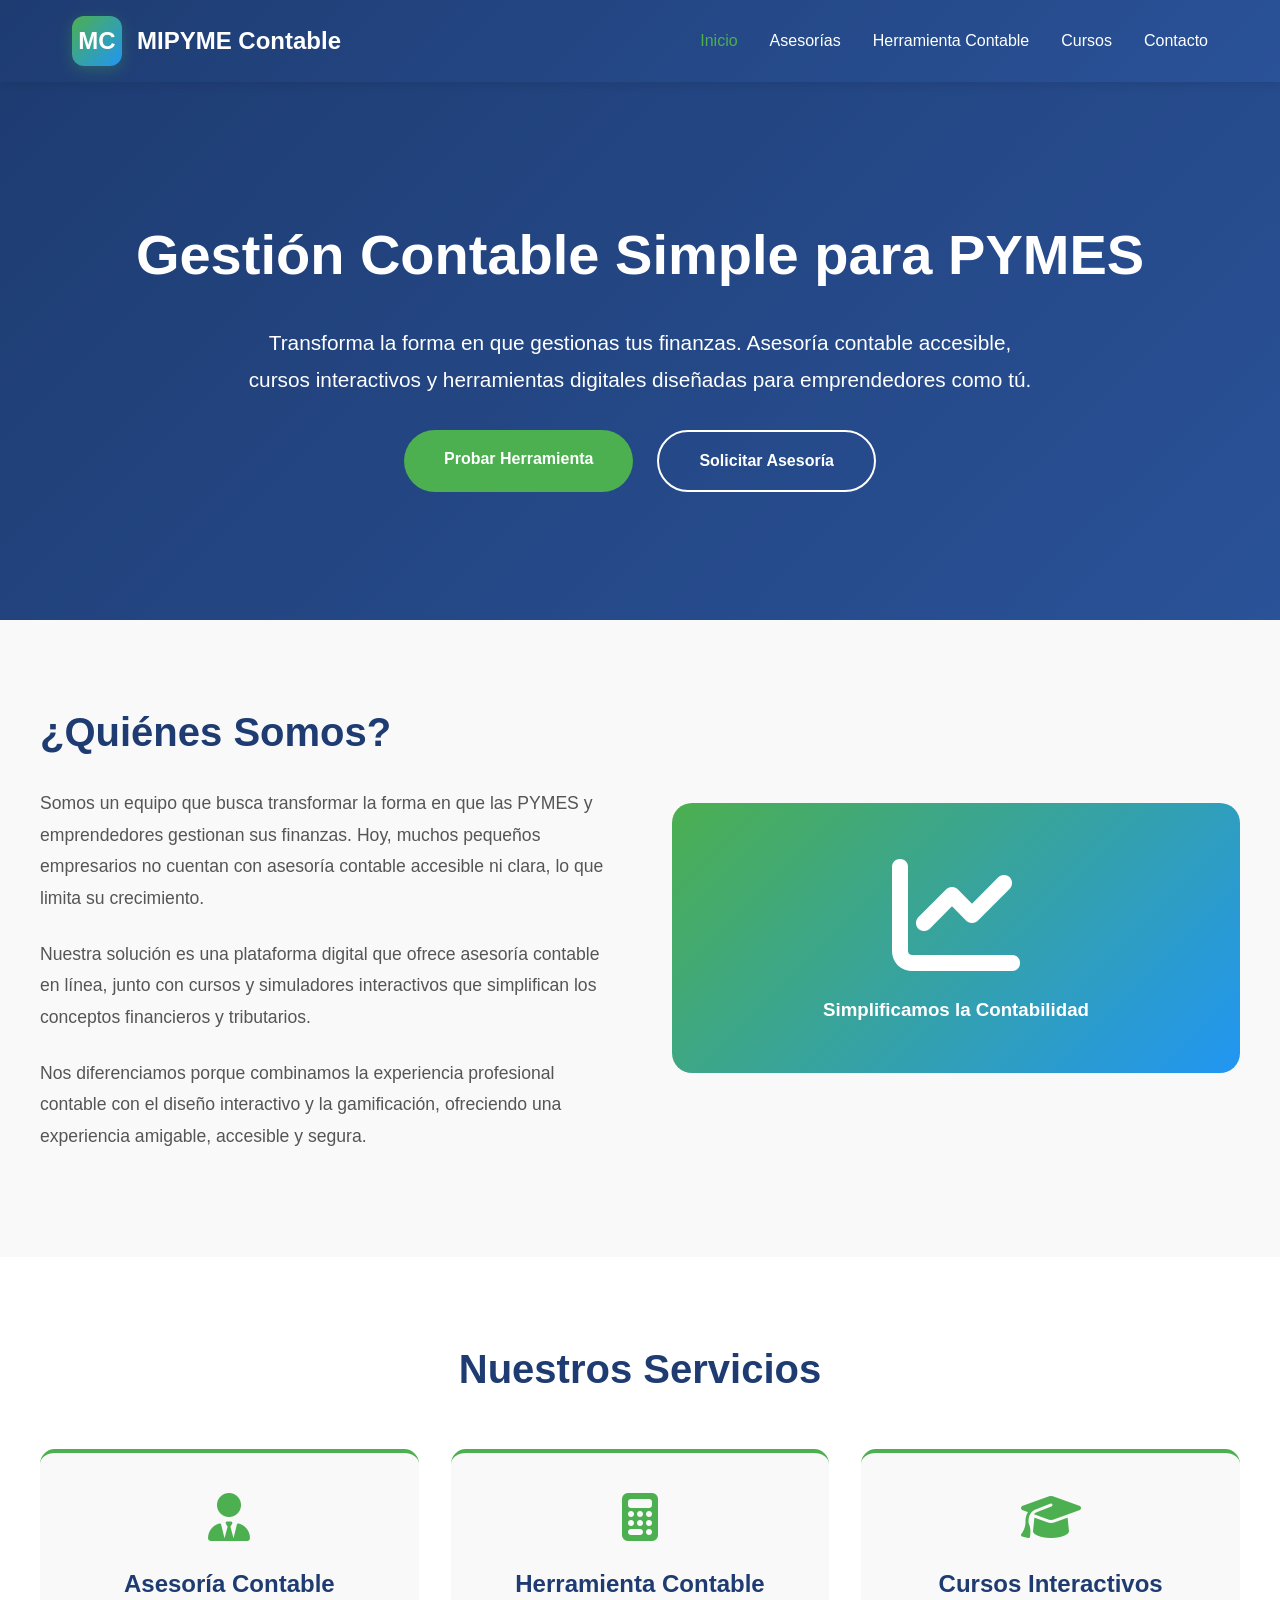
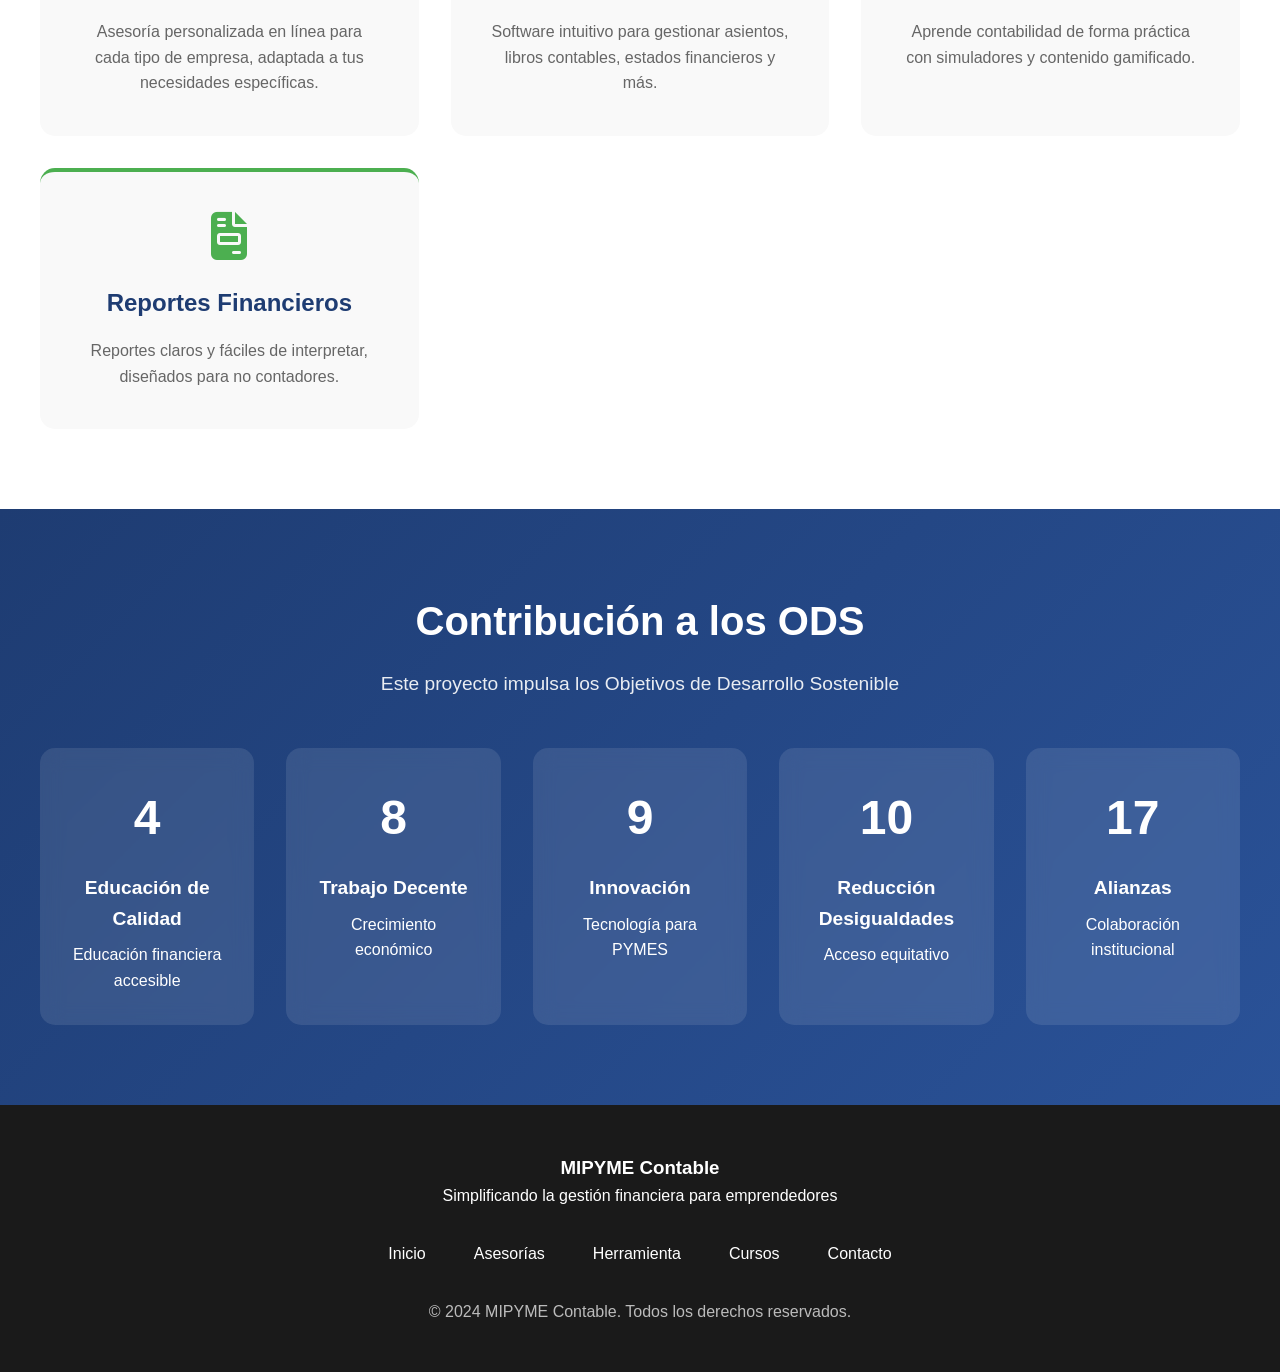
<file: index.html>
<!DOCTYPE html>
<html lang="es">
<head>
    <meta charset="UTF-8">
    <meta name="viewport" content="width=device-width, initial-scale=1.0">
    <title>Inicio - MIPYME Contable</title>
    <link rel="stylesheet" href="https://cdnjs.cloudflare.com/ajax/libs/font-awesome/6.5.1/css/all.min.css">
    <style>
        * {
            margin: 0;
            padding: 0;
            box-sizing: border-box;
        }

        body {
            font-family: 'Segoe UI', Tahoma, Geneva, Verdana, sans-serif;
            line-height: 1.6;
            color: #333;
        }

        /* Header */
        header {
            background: linear-gradient(135deg, #1e3c72 0%, #2a5298 100%);
            color: white;
            padding: 1rem 0;
            box-shadow: 0 2px 10px rgba(0,0,0,0.1);
            position: sticky;
            top: 0;
            z-index: 1000;
        }

        nav {
            display: flex;
            justify-content: space-between;
            align-items: center;
            max-width: 1200px;
            margin: 0 auto;
            padding: 0 2rem;
        }

        .logo-container {
            display: flex;
            align-items: center;
            gap: 15px;
            text-decoration: none;
            color: white;
        }

        .logo {
            width: 50px;
            height: 50px;
            background: linear-gradient(135deg, #4CAF50 0%, #2196F3 100%);
            border-radius: 12px;
            display: flex;
            align-items: center;
            justify-content: center;
            font-size: 1.5rem;
            font-weight: bold;
            box-shadow: 0 4px 15px rgba(76, 175, 80, 0.3);
        }

        .logo-text {
            font-size: 1.5rem;
            font-weight: bold;
        }

        .nav-links {
            display: flex;
            list-style: none;
            gap: 2rem;
        }

        .nav-links a {
            color: white;
            text-decoration: none;
            transition: color 0.3s;
            font-weight: 500;
        }

        .nav-links a:hover,
        .nav-links a.active {
            color: #4CAF50;
        }

        .menu-toggle {
            display: none;
            font-size: 1.5rem;
            cursor: pointer;
        }

        /* Hero Section */
        .hero {
            background: linear-gradient(135deg, #1e3c72 0%, #2a5298 100%);
            color: white;
            padding: 8rem 2rem;
            text-align: center;
        }

        .hero h1 {
            font-size: 3.5rem;
            margin-bottom: 1.5rem;
            animation: fadeInDown 1s;
        }

        .hero p {
            font-size: 1.3rem;
            max-width: 800px;
            margin: 0 auto 2rem;
            line-height: 1.8;
        }

        .cta-buttons {
            display: flex;
            gap: 1.5rem;
            justify-content: center;
            flex-wrap: wrap;
        }

        .btn-primary, .btn-secondary {
            padding: 1rem 2.5rem;
            border-radius: 50px;
            text-decoration: none;
            font-weight: bold;
            transition: transform 0.3s, box-shadow 0.3s;
        }

        .btn-primary {
            background: #4CAF50;
            color: white;
        }

        .btn-primary:hover {
            transform: translateY(-3px);
            box-shadow: 0 10px 20px rgba(76, 175, 80, 0.3);
        }

        .btn-secondary {
            background: transparent;
            border: 2px solid white;
            color: white;
        }

        .btn-secondary:hover {
            background: white;
            color: #1e3c72;
        }

        /* Sobre Nosotros */
        .about {
            padding: 5rem 2rem;
            background: #f9f9f9;
        }

        .about-container {
            max-width: 1200px;
            margin: 0 auto;
            display: grid;
            grid-template-columns: 1fr 1fr;
            gap: 4rem;
            align-items: center;
        }

        .about-content h2 {
            color: #1e3c72;
            font-size: 2.5rem;
            margin-bottom: 1.5rem;
        }

        .about-content p {
            font-size: 1.1rem;
            line-height: 1.8;
            margin-bottom: 1.5rem;
            color: #555;
        }

        .about-image {
            background: linear-gradient(135deg, #4CAF50 0%, #2196F3 100%);
            border-radius: 20px;
            padding: 3rem;
            text-align: center;
            color: white;
        }

        .about-image i {
            font-size: 8rem;
            margin-bottom: 1rem;
        }

        /* Servicios */
        .services {
            padding: 5rem 2rem;
            background: white;
        }

        .services h2 {
            text-align: center;
            color: #1e3c72;
            font-size: 2.5rem;
            margin-bottom: 3rem;
        }

        .services-grid {
            display: grid;
            grid-template-columns: repeat(auto-fit, minmax(280px, 1fr));
            gap: 2rem;
            max-width: 1200px;
            margin: 0 auto;
        }

        .service-card {
            background: #f9f9f9;
            padding: 2.5rem;
            border-radius: 15px;
            text-align: center;
            transition: transform 0.3s, box-shadow 0.3s;
            border-top: 4px solid #4CAF50;
        }

        .service-card:hover {
            transform: translateY(-10px);
            box-shadow: 0 10px 30px rgba(0,0,0,0.1);
        }

        .service-card i {
            font-size: 3rem;
            color: #4CAF50;
            margin-bottom: 1.5rem;
        }

        .service-card h3 {
            color: #1e3c72;
            margin-bottom: 1rem;
            font-size: 1.5rem;
        }

        .service-card p {
            color: #666;
            line-height: 1.6;
        }

        /* ODS Section */
        .ods-section {
            padding: 5rem 2rem;
            background: linear-gradient(135deg, #1e3c72 0%, #2a5298 100%);
            color: white;
        }

        .ods-section h2 {
            text-align: center;
            font-size: 2.5rem;
            margin-bottom: 1rem;
        }

        .ods-section .subtitle {
            text-align: center;
            font-size: 1.2rem;
            margin-bottom: 3rem;
            opacity: 0.9;
        }

        .ods-grid {
            display: grid;
            grid-template-columns: repeat(auto-fit, minmax(200px, 1fr));
            gap: 2rem;
            max-width: 1200px;
            margin: 0 auto;
        }

        .ods-card {
            background: rgba(255,255,255,0.1);
            padding: 2rem;
            border-radius: 15px;
            text-align: center;
            backdrop-filter: blur(10px);
        }

        .ods-card .ods-number {
            font-size: 3rem;
            font-weight: bold;
            margin-bottom: 1rem;
        }

        .ods-card h3 {
            font-size: 1.2rem;
            margin-bottom: 0.5rem;
        }

        /* Footer */
        footer {
            background: #1a1a1a;
            color: white;
            padding: 3rem 2rem;
            text-align: center;
        }

        .footer-content {
            max-width: 1200px;
            margin: 0 auto;
        }

        .footer-links {
            display: flex;
            justify-content: center;
            gap: 3rem;
            margin: 2rem 0;
            flex-wrap: wrap;
        }

        .footer-links a {
            color: white;
            text-decoration: none;
            transition: color 0.3s;
        }

        .footer-links a:hover {
            color: #4CAF50;
        }

        /* Responsive */
        @media (max-width: 768px) {
            .menu-toggle {
                display: block;
            }

            .nav-links {
                display: none;
                position: absolute;
                top: 100%;
                left: 0;
                right: 0;
                background: #1e3c72;
                flex-direction: column;
                padding: 2rem;
                gap: 1rem;
            }

            .nav-links.active {
                display: flex;
            }

            .hero h1 {
                font-size: 2.5rem;
            }

            .about-container {
                grid-template-columns: 1fr;
            }

            .services-grid {
                grid-template-columns: 1fr;
            }
        }

        @keyframes fadeInDown {
            from {
                opacity: 0;
                transform: translateY(-30px);
            }
            to {
                opacity: 1;
                transform: translateY(0);
            }
        }
    </style>
</head>
<body>
    <header>
        <nav>
            <a href="index.html" class="logo-container">
                <div class="logo">MC</div>
                <span class="logo-text">MIPYME Contable</span>
            </a>
            <div class="menu-toggle" onclick="toggleMenu()">
                <i class="fas fa-bars"></i>
            </div>
            <ul class="nav-links" id="navLinks">
                <li><a href="index.html" class="active">Inicio</a></li>
                <li><a href="asesorias.html">Asesorías</a></li>
                <li><a href="herramienta.html">Herramienta Contable</a></li>
                <li><a href="cursos.html">Cursos</a></li>
                <li><a href="contacto.html">Contacto</a></li>
            </ul>
        </nav>
    </header>

    <section class="hero">
        <h1>Gestión Contable Simple para PYMES</h1>
        <p>Transforma la forma en que gestionas tus finanzas. Asesoría contable accesible, cursos interactivos y herramientas digitales diseñadas para emprendedores como tú.</p>
        <div class="cta-buttons">
            <a href="herramienta.html" class="btn-primary">Probar Herramienta</a>
            <a href="asesorias.html" class="btn-secondary">Solicitar Asesoría</a>
        </div>
    </section>

    <section class="about">
        <div class="about-container">
            <div class="about-content">
                <h2>¿Quiénes Somos?</h2>
                <p>Somos un equipo que busca transformar la forma en que las PYMES y emprendedores gestionan sus finanzas. Hoy, muchos pequeños empresarios no cuentan con asesoría contable accesible ni clara, lo que limita su crecimiento.</p>
                <p>Nuestra solución es una plataforma digital que ofrece asesoría contable en línea, junto con cursos y simuladores interactivos que simplifican los conceptos financieros y tributarios.</p>
                <p>Nos diferenciamos porque combinamos la experiencia profesional contable con el diseño interactivo y la gamificación, ofreciendo una experiencia amigable, accesible y segura.</p>
            </div>
            <div class="about-image">
                <i class="fas fa-chart-line"></i>
                <h3>Simplificamos la Contabilidad</h3>
            </div>
        </div>
    </section>

    <section class="services">
        <h2>Nuestros Servicios</h2>
        <div class="services-grid">
            <div class="service-card">
                <i class="fas fa-user-tie"></i>
                <h3>Asesoría Contable</h3>
                <p>Asesoría personalizada en línea para cada tipo de empresa, adaptada a tus necesidades específicas.</p>
            </div>
            <div class="service-card">
                <i class="fas fa-calculator"></i>
                <h3>Herramienta Contable</h3>
                <p>Software intuitivo para gestionar asientos, libros contables, estados financieros y más.</p>
            </div>
            <div class="service-card">
                <i class="fas fa-graduation-cap"></i>
                <h3>Cursos Interactivos</h3>
                <p>Aprende contabilidad de forma práctica con simuladores y contenido gamificado.</p>
            </div>
            <div class="service-card">
                <i class="fas fa-file-invoice"></i>
                <h3>Reportes Financieros</h3>
                <p>Reportes claros y fáciles de interpretar, diseñados para no contadores.</p>
            </div>
        </div>
    </section>

    <section class="ods-section">
        <h2>Contribución a los ODS</h2>
        <p class="subtitle">Este proyecto impulsa los Objetivos de Desarrollo Sostenible</p>
        <div class="ods-grid">
            <div class="ods-card">
                <div class="ods-number">4</div>
                <h3>Educación de Calidad</h3>
                <p>Educación financiera accesible</p>
            </div>
            <div class="ods-card">
                <div class="ods-number">8</div>
                <h3>Trabajo Decente</h3>
                <p>Crecimiento económico</p>
            </div>
            <div class="ods-card">
                <div class="ods-number">9</div>
                <h3>Innovación</h3>
                <p>Tecnología para PYMES</p>
            </div>
            <div class="ods-card">
                <div class="ods-number">10</div>
                <h3>Reducción Desigualdades</h3>
                <p>Acceso equitativo</p>
            </div>
            <div class="ods-card">
                <div class="ods-number">17</div>
                <h3>Alianzas</h3>
                <p>Colaboración institucional</p>
            </div>
        </div>
    </section>

    <footer>
        <div class="footer-content">
            <h3>MIPYME Contable</h3>
            <p>Simplificando la gestión financiera para emprendedores</p>
            <div class="footer-links">
                <a href="index.html">Inicio</a>
                <a href="asesorias.html">Asesorías</a>
                <a href="herramienta.html">Herramienta</a>
                <a href="cursos.html">Cursos</a>
                <a href="contacto.html">Contacto</a>
            </div>
            <p style="margin-top: 2rem; opacity: 0.7;">&copy; 2024 MIPYME Contable. Todos los derechos reservados.</p>
        </div>
    </footer>

    <script>
        function toggleMenu() {
            const navLinks = document.getElementById('navLinks');
            navLinks.classList.toggle('active');
        }
    </script>
</body>
</html>
</file>
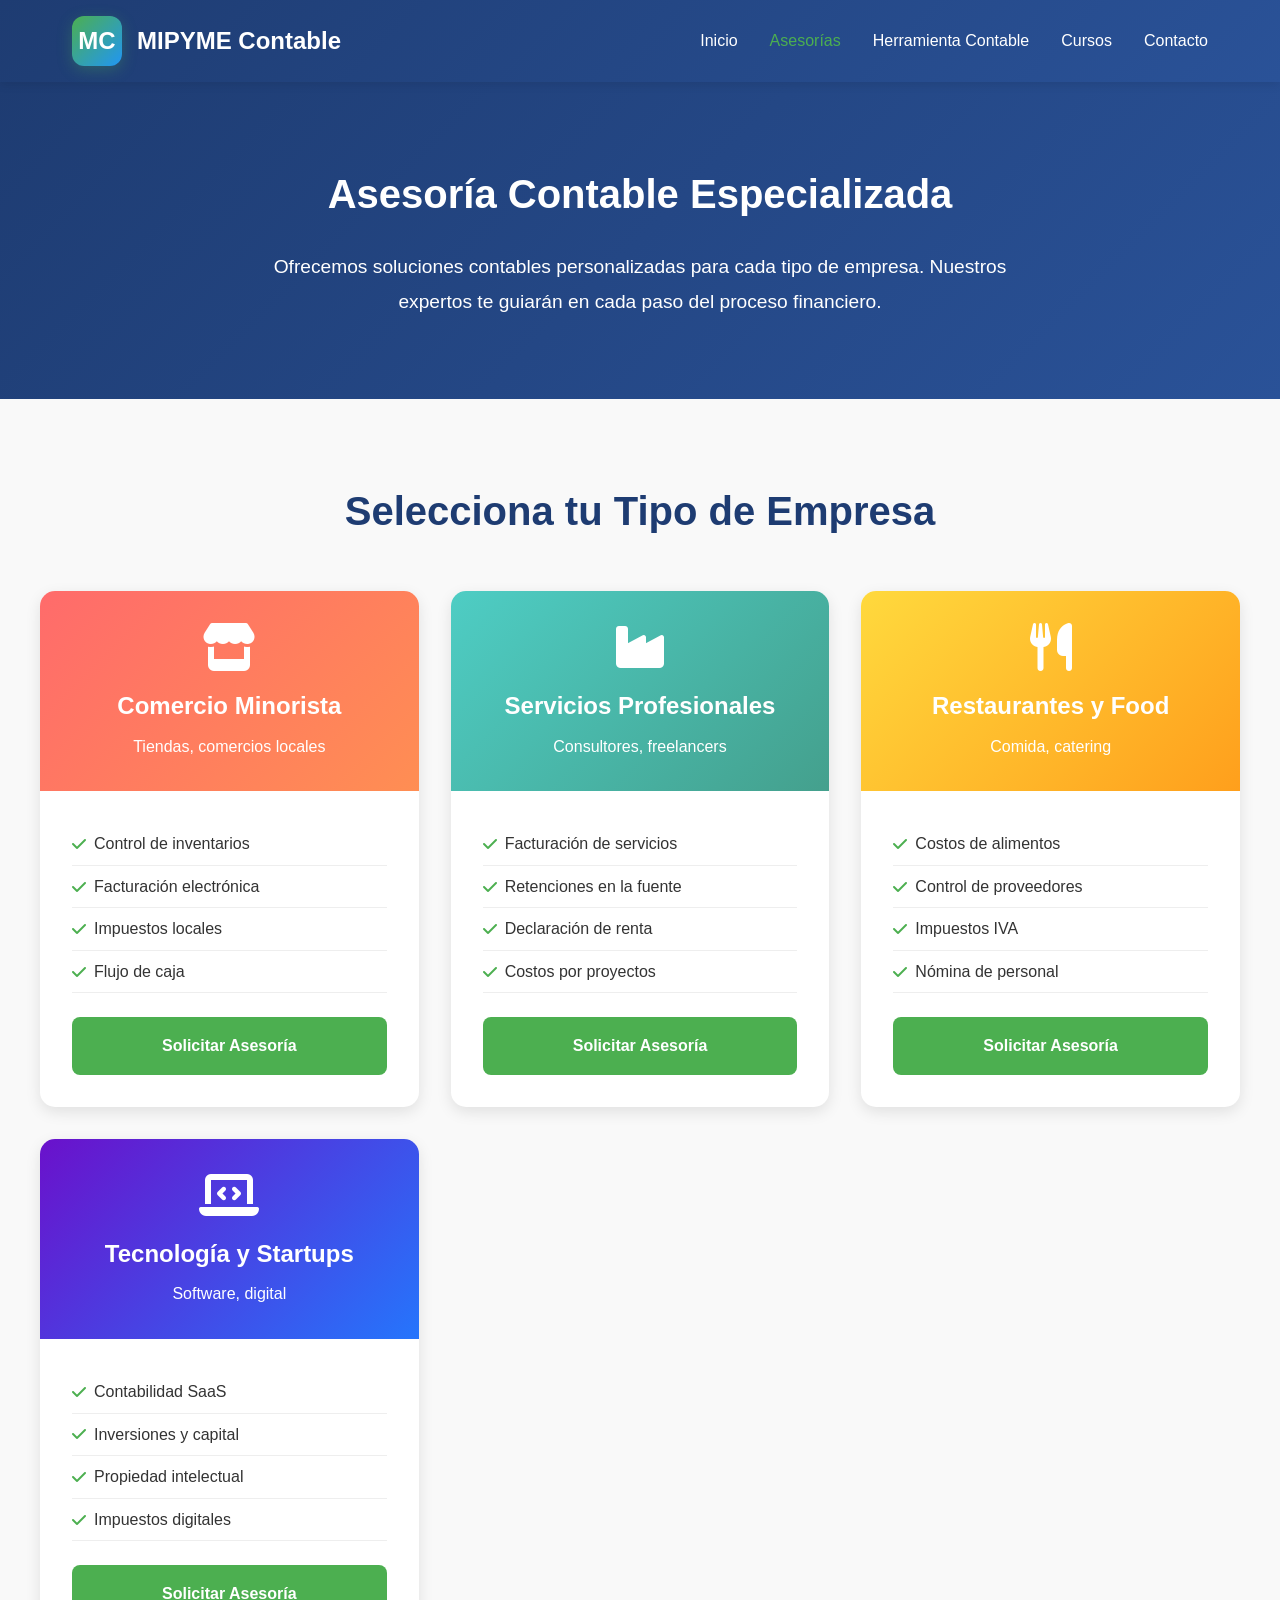
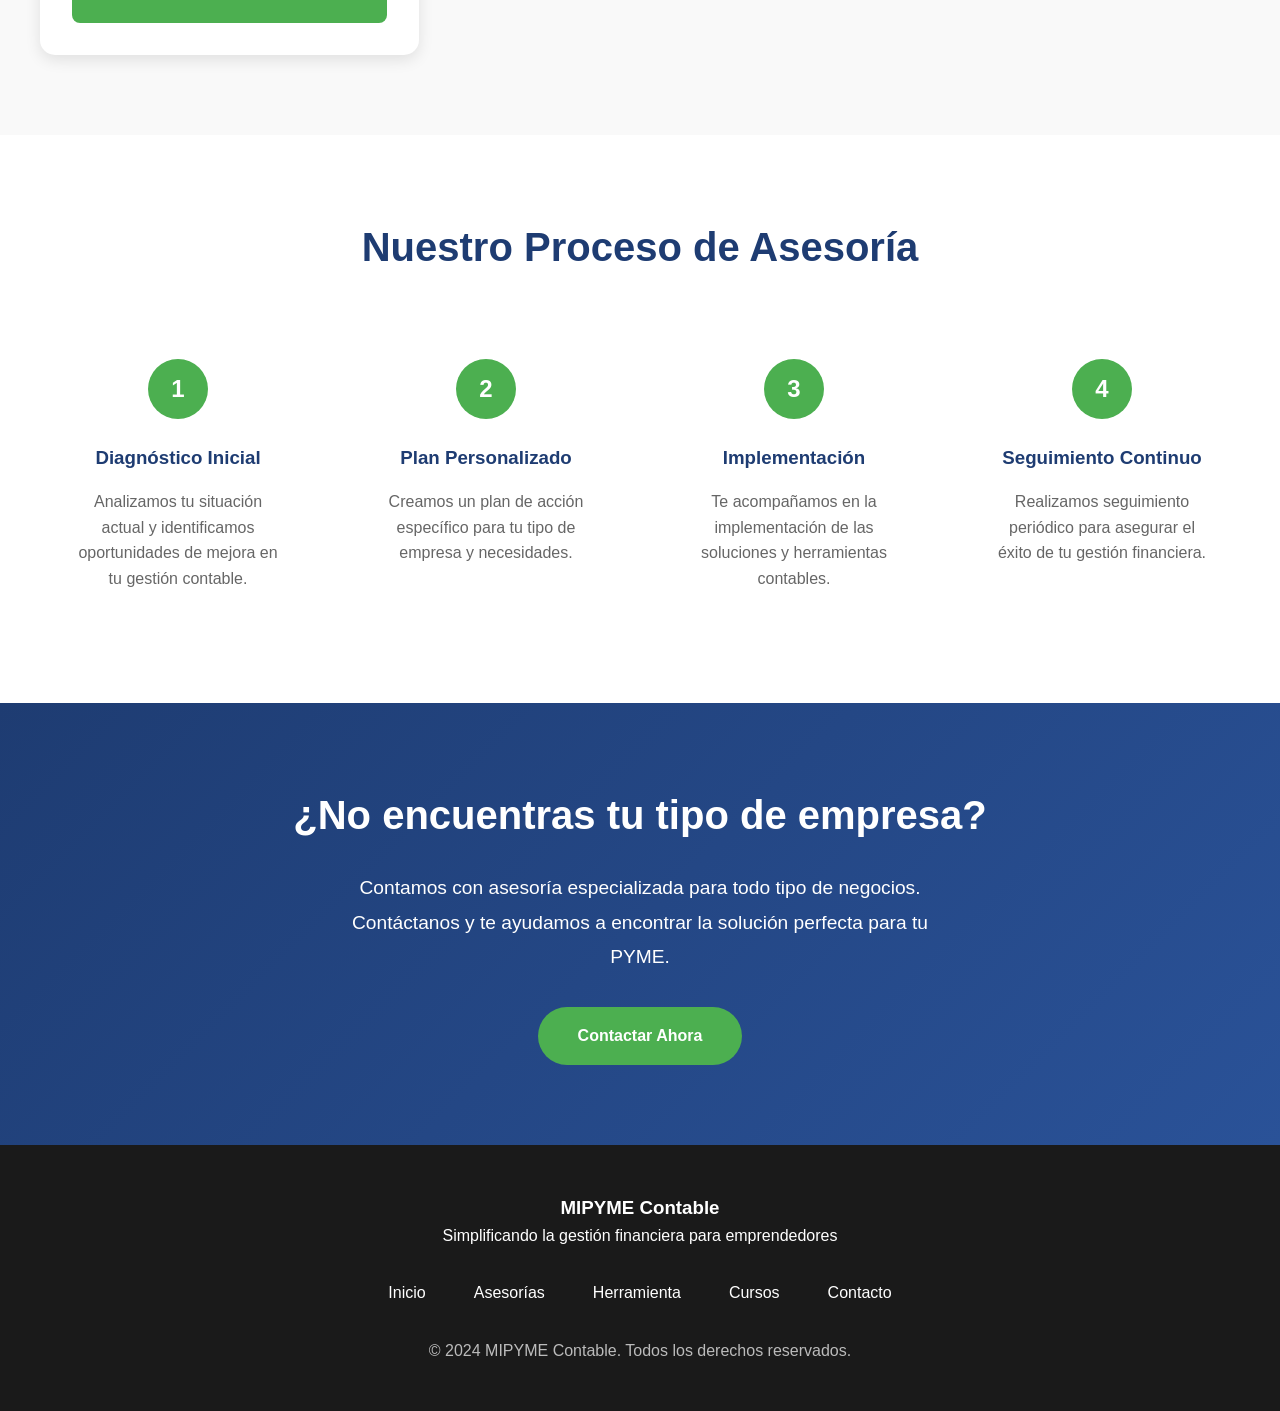
<file: asesorias.html>
<!DOCTYPE html>
<html lang="es">
<head>
    <meta charset="UTF-8">
    <meta name="viewport" content="width=device-width, initial-scale=1.0">
    <title>Asesorías - MIPYME Contable</title>
    <link rel="stylesheet" href="https://cdnjs.cloudflare.com/ajax/libs/font-awesome/6.5.1/css/all.min.css">
    <style>
        * {
            margin: 0;
            padding: 0;
            box-sizing: border-box;
        }

        body {
            font-family: 'Segoe UI', Tahoma, Geneva, Verdana, sans-serif;
            line-height: 1.6;
            color: #333;
        }

        /* Header */
        header {
            background: linear-gradient(135deg, #1e3c72 0%, #2a5298 100%);
            color: white;
            padding: 1rem 0;
            box-shadow: 0 2px 10px rgba(0,0,0,0.1);
            position: sticky;
            top: 0;
            z-index: 1000;
        }

        nav {
            display: flex;
            justify-content: space-between;
            align-items: center;
            max-width: 1200px;
            margin: 0 auto;
            padding: 0 2rem;
        }

        .logo-container {
            display: flex;
            align-items: center;
            gap: 15px;
            text-decoration: none;
            color: white;
        }

        .logo {
            width: 50px;
            height: 50px;
            background: linear-gradient(135deg, #4CAF50 0%, #2196F3 100%);
            border-radius: 12px;
            display: flex;
            align-items: center;
            justify-content: center;
            font-size: 1.5rem;
            font-weight: bold;
            box-shadow: 0 4px 15px rgba(76, 175, 80, 0.3);
        }

        .logo-text {
            font-size: 1.5rem;
            font-weight: bold;
        }

        .nav-links {
            display: flex;
            list-style: none;
            gap: 2rem;
        }

        .nav-links a {
            color: white;
            text-decoration: none;
            transition: color 0.3s;
            font-weight: 500;
        }

        .nav-links a:hover,
        .nav-links a.active {
            color: #4CAF50;
        }

        .menu-toggle {
            display: none;
            font-size: 1.5rem;
            cursor: pointer;
        }

        /* Hero Section */
        .hero {
            background: linear-gradient(135deg, #1e3c72 0%, #2a5298 100%);
            color: white;
            padding: 5rem 2rem;
            text-align: center;
        }

        .hero h1 {
            font-size: 2.5rem;
            margin-bottom: 1.5rem;
        }

        .hero p {
            font-size: 1.2rem;
            max-width: 800px;
            margin: 0 auto;
            line-height: 1.8;
        }

        /* Empresas Section */
        .empresas-section {
            padding: 5rem 2rem;
            background: #f9f9f9;
        }

        .empresas-section h2 {
            text-align: center;
            color: #1e3c72;
            font-size: 2.5rem;
            margin-bottom: 3rem;
        }

        .empresas-grid {
            display: grid;
            grid-template-columns: repeat(auto-fit, minmax(300px, 1fr));
            gap: 2rem;
            max-width: 1200px;
            margin: 0 auto;
        }

        .empresa-card {
            background: white;
            border-radius: 15px;
            overflow: hidden;
            box-shadow: 0 5px 15px rgba(0,0,0,0.1);
            transition: transform 0.3s, box-shadow 0.3s;
        }

        .empresa-card:hover {
            transform: translateY(-10px);
            box-shadow: 0 15px 30px rgba(0,0,0,0.15);
        }

        .empresa-header {
            padding: 2rem;
            color: white;
            text-align: center;
        }

        .empresa-1 .empresa-header {
            background: linear-gradient(135deg, #FF6B6B 0%, #FF8E53 100%);
        }

        .empresa-2 .empresa-header {
            background: linear-gradient(135deg, #4ECDC4 0%, #44A08D 100%);
        }

        .empresa-3 .empresa-header {
            background: linear-gradient(135deg, #FFD93D 0%, #FF9F1C 100%);
        }

        .empresa-4 .empresa-header {
            background: linear-gradient(135deg, #6A11CB 0%, #2575FC 100%);
        }

        .empresa-icon {
            font-size: 3rem;
            margin-bottom: 1rem;
        }

        .empresa-card h3 {
            font-size: 1.5rem;
            margin-bottom: 0.5rem;
        }

        .empresa-body {
            padding: 2rem;
        }

        .empresa-body ul {
            list-style: none;
            margin-bottom: 1.5rem;
        }

        .empresa-body li {
            padding: 0.5rem 0;
            border-bottom: 1px solid #eee;
            display: flex;
            align-items: center;
            gap: 0.5rem;
        }

        .empresa-body li i {
            color: #4CAF50;
        }

        .btn-asesoria {
            display: block;
            width: 100%;
            padding: 1rem;
            background: #4CAF50;
            color: white;
            border: none;
            border-radius: 8px;
            font-size: 1rem;
            font-weight: bold;
            cursor: pointer;
            transition: background 0.3s;
            text-align: center;
            text-decoration: none;
        }

        .btn-asesoria:hover {
            background: #45a049;
        }

        /* Proceso Section */
        .proceso-section {
            padding: 5rem 2rem;
            background: white;
        }

        .proceso-section h2 {
            text-align: center;
            color: #1e3c72;
            font-size: 2.5rem;
            margin-bottom: 3rem;
        }

        .proceso-steps {
            display: grid;
            grid-template-columns: repeat(auto-fit, minmax(250px, 1fr));
            gap: 2rem;
            max-width: 1200px;
            margin: 0 auto;
        }

        .step {
            text-align: center;
            padding: 2rem;
        }

        .step-number {
            width: 60px;
            height: 60px;
            background: #4CAF50;
            color: white;
            border-radius: 50%;
            display: flex;
            align-items: center;
            justify-content: center;
            font-size: 1.5rem;
            font-weight: bold;
            margin: 0 auto 1.5rem;
        }

        .step h3 {
            color: #1e3c72;
            margin-bottom: 1rem;
        }

        .step p {
            color: #666;
        }

        /* CTA Section */
        .cta-section {
            padding: 5rem 2rem;
            background: linear-gradient(135deg, #1e3c72 0%, #2a5298 100%);
            color: white;
            text-align: center;
        }

        .cta-section h2 {
            font-size: 2.5rem;
            margin-bottom: 1.5rem;
        }

        .cta-section p {
            font-size: 1.2rem;
            max-width: 600px;
            margin: 0 auto 2rem;
            line-height: 1.8;
        }

        .btn-cta {
            display: inline-block;
            padding: 1rem 2.5rem;
            background: #4CAF50;
            color: white;
            text-decoration: none;
            border-radius: 50px;
            font-weight: bold;
            transition: transform 0.3s, box-shadow 0.3s;
        }

        .btn-cta:hover {
            transform: translateY(-3px);
            box-shadow: 0 10px 20px rgba(76, 175, 80, 0.3);
        }

        /* Footer */
        footer {
            background: #1a1a1a;
            color: white;
            padding: 3rem 2rem;
            text-align: center;
        }

        .footer-content {
            max-width: 1200px;
            margin: 0 auto;
        }

        .footer-links {
            display: flex;
            justify-content: center;
            gap: 3rem;
            margin: 2rem 0;
            flex-wrap: wrap;
        }

        .footer-links a {
            color: white;
            text-decoration: none;
            transition: color 0.3s;
        }

        .footer-links a:hover {
            color: #4CAF50;
        }

        /* Responsive */
        @media (max-width: 768px) {
            .menu-toggle {
                display: block;
            }

            .nav-links {
                display: none;
                position: absolute;
                top: 100%;
                left: 0;
                right: 0;
                background: #1e3c72;
                flex-direction: column;
                padding: 2rem;
                gap: 1rem;
            }

            .nav-links.active {
                display: flex;
            }

            .hero h1 {
                font-size: 2rem;
            }

            .empresas-grid {
                grid-template-columns: 1fr;
            }

            .proceso-steps {
                grid-template-columns: 1fr;
            }
        }
    </style>
</head>
<body>
    <header>
        <nav>
            <a href="index.html" class="logo-container">
                <div class="logo">MC</div>
                <span class="logo-text">MIPYME Contable</span>
            </a>
            <div class="menu-toggle" onclick="toggleMenu()">
                <i class="fas fa-bars"></i>
            </div>
            <ul class="nav-links" id="navLinks">
                <li><a href="index.html">Inicio</a></li>
                <li><a href="asesorias.html" class="active">Asesorías</a></li>
                <li><a href="herramienta.html">Herramienta Contable</a></li>
                <li><a href="cursos.html">Cursos</a></li>
                <li><a href="contacto.html">Contacto</a></li>
            </ul>
        </nav>
    </header>

    <section class="hero">
        <h1>Asesoría Contable Especializada</h1>
        <p>Ofrecemos soluciones contables personalizadas para cada tipo de empresa. Nuestros expertos te guiarán en cada paso del proceso financiero.</p>
    </section>

    <section class="empresas-section">
        <h2>Selecciona tu Tipo de Empresa</h2>
        <div class="empresas-grid">
            <div class="empresa-card empresa-1">
                <div class="empresa-header">
                    <i class="fas fa-store empresa-icon"></i>
                    <h3>Comercio Minorista</h3>
                    <p>Tiendas, comercios locales</p>
                </div>
                <div class="empresa-body">
                    <ul>
                        <li><i class="fas fa-check"></i> Control de inventarios</li>
                        <li><i class="fas fa-check"></i> Facturación electrónica</li>
                        <li><i class="fas fa-check"></i> Impuestos locales</li>
                        <li><i class="fas fa-check"></i> Flujo de caja</li>
                    </ul>
                    <a href="contacto.html" class="btn-asesoria">Solicitar Asesoría</a>
                </div>
            </div>

            <div class="empresa-card empresa-2">
                <div class="empresa-header">
                    <i class="fas fa-industry empresa-icon"></i>
                    <h3>Servicios Profesionales</h3>
                    <p>Consultores, freelancers</p>
                </div>
                <div class="empresa-body">
                    <ul>
                        <li><i class="fas fa-check"></i> Facturación de servicios</li>
                        <li><i class="fas fa-check"></i> Retenciones en la fuente</li>
                        <li><i class="fas fa-check"></i> Declaración de renta</li>
                        <li><i class="fas fa-check"></i> Costos por proyectos</li>
                    </ul>
                    <a href="contacto.html" class="btn-asesoria">Solicitar Asesoría</a>
                </div>
            </div>

            <div class="empresa-card empresa-3">
                <div class="empresa-header">
                    <i class="fas fa-utensils empresa-icon"></i>
                    <h3>Restaurantes y Food</h3>
                    <p>Comida, catering</p>
                </div>
                <div class="empresa-body">
                    <ul>
                        <li><i class="fas fa-check"></i> Costos de alimentos</li>
                        <li><i class="fas fa-check"></i> Control de proveedores</li>
                        <li><i class="fas fa-check"></i> Impuestos IVA</li>
                        <li><i class="fas fa-check"></i> Nómina de personal</li>
                    </ul>
                    <a href="contacto.html" class="btn-asesoria">Solicitar Asesoría</a>
                </div>
            </div>

            <div class="empresa-card empresa-4">
                <div class="empresa-header">
                    <i class="fas fa-laptop-code empresa-icon"></i>
                    <h3>Tecnología y Startups</h3>
                    <p>Software, digital</p>
                </div>
                <div class="empresa-body">
                    <ul>
                        <li><i class="fas fa-check"></i> Contabilidad SaaS</li>
                        <li><i class="fas fa-check"></i> Inversiones y capital</li>
                        <li><i class="fas fa-check"></i> Propiedad intelectual</li>
                        <li><i class="fas fa-check"></i> Impuestos digitales</li>
                    </ul>
                    <a href="contacto.html" class="btn-asesoria">Solicitar Asesoría</a>
                </div>
            </div>
        </div>
    </section>

    <section class="proceso-section">
        <h2>Nuestro Proceso de Asesoría</h2>
        <div class="proceso-steps">
            <div class="step">
                <div class="step-number">1</div>
                <h3>Diagnóstico Inicial</h3>
                <p>Analizamos tu situación actual y identificamos oportunidades de mejora en tu gestión contable.</p>
            </div>
            <div class="step">
                <div class="step-number">2</div>
                <h3>Plan Personalizado</h3>
                <p>Creamos un plan de acción específico para tu tipo de empresa y necesidades.</p>
            </div>
            <div class="step">
                <div class="step-number">3</div>
                <h3>Implementación</h3>
                <p>Te acompañamos en la implementación de las soluciones y herramientas contables.</p>
            </div>
            <div class="step">
                <div class="step-number">4</div>
                <h3>Seguimiento Continuo</h3>
                <p>Realizamos seguimiento periódico para asegurar el éxito de tu gestión financiera.</p>
            </div>
        </div>
    </section>

    <section class="cta-section">
        <h2>¿No encuentras tu tipo de empresa?</h2>
        <p>Contamos con asesoría especializada para todo tipo de negocios. Contáctanos y te ayudamos a encontrar la solución perfecta para tu PYME.</p>
        <a href="contacto.html" class="btn-cta">Contactar Ahora</a>
    </section>

    <footer>
        <div class="footer-content">
            <h3>MIPYME Contable</h3>
            <p>Simplificando la gestión financiera para emprendedores</p>
            <div class="footer-links">
                <a href="index.html">Inicio</a>
                <a href="asesorias.html">Asesorías</a>
                <a href="herramienta.html">Herramienta</a>
                <a href="cursos.html">Cursos</a>
                <a href="contacto.html">Contacto</a>
            </div>
            <p style="margin-top: 2rem; opacity: 0.7;">&copy; 2024 MIPYME Contable. Todos los derechos reservados.</p>
        </div>
    </footer>

    <script>
        function toggleMenu() {
            const navLinks = document.getElementById('navLinks');
            navLinks.classList.toggle('active');
        }
    </script>
</body>
</html>
</file>
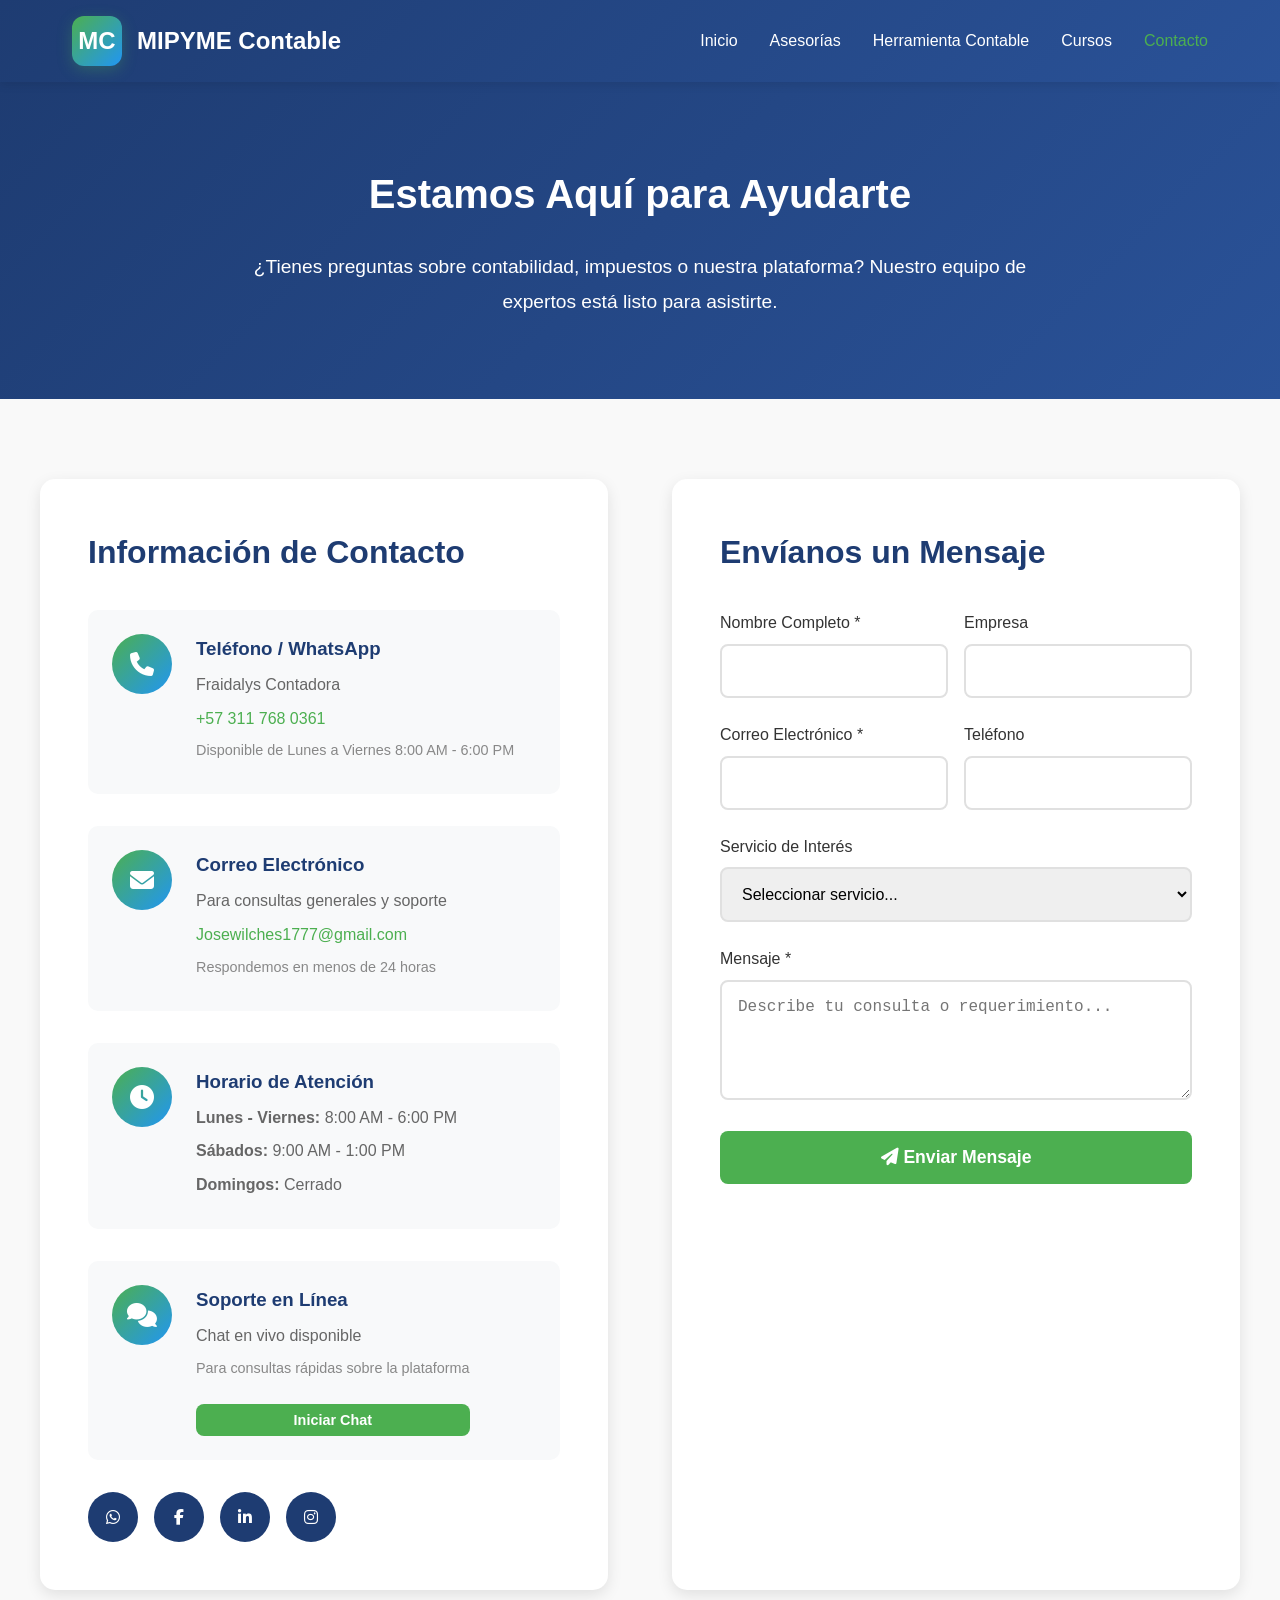
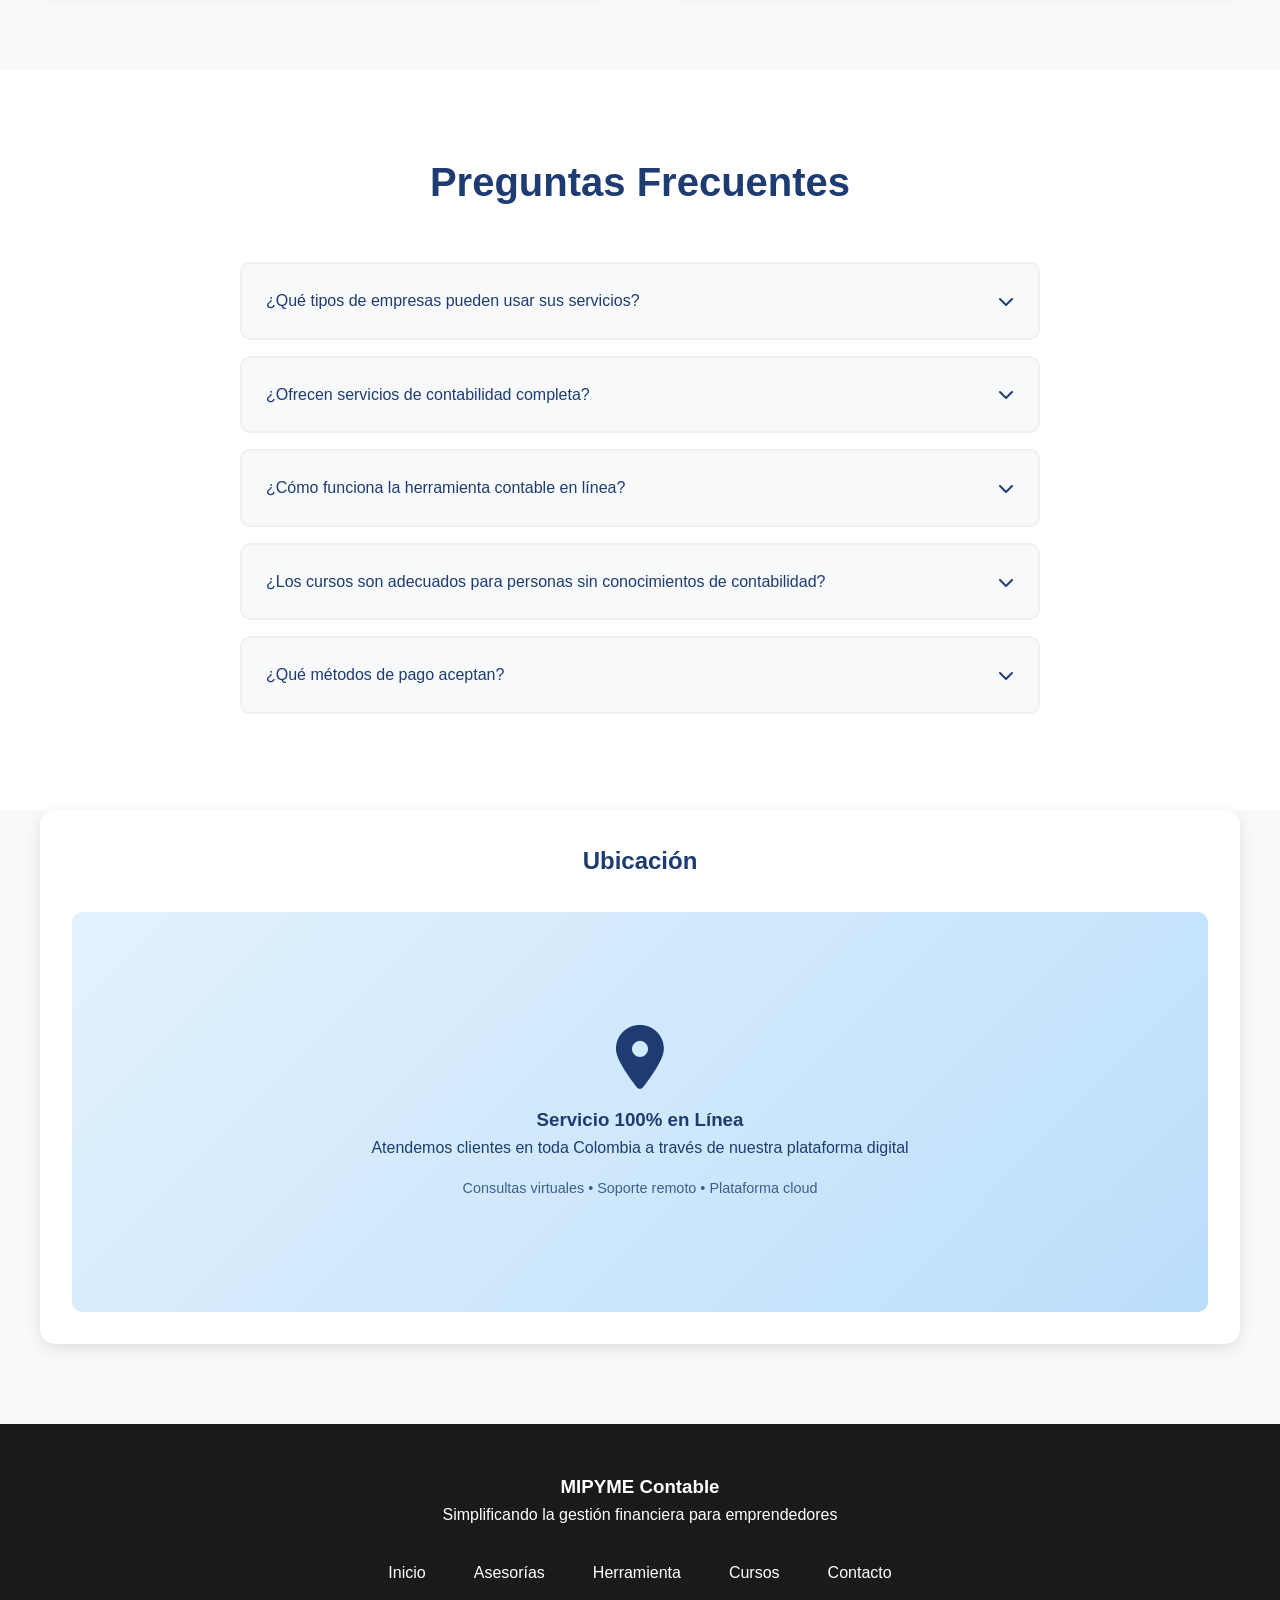
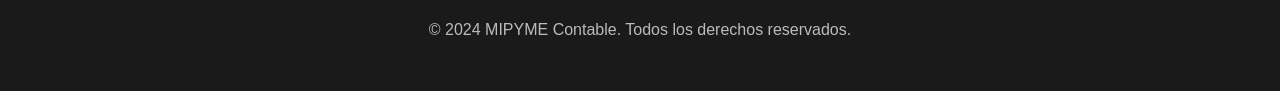
<file: contacto.html>
<!DOCTYPE html>
<html lang="es">
<head>
    <meta charset="UTF-8">
    <meta name="viewport" content="width=device-width, initial-scale=1.0">
    <title>Contacto - MIPYME Contable</title>
    <link rel="stylesheet" href="https://cdnjs.cloudflare.com/ajax/libs/font-awesome/6.5.1/css/all.min.css">
    <style>
        * {
            margin: 0;
            padding: 0;
            box-sizing: border-box;
        }

        body {
            font-family: 'Segoe UI', Tahoma, Geneva, Verdana, sans-serif;
            line-height: 1.6;
            color: #333;
        }

        /* Header */
        header {
            background: linear-gradient(135deg, #1e3c72 0%, #2a5298 100%);
            color: white;
            padding: 1rem 0;
            box-shadow: 0 2px 10px rgba(0,0,0,0.1);
            position: sticky;
            top: 0;
            z-index: 1000;
        }

        nav {
            display: flex;
            justify-content: space-between;
            align-items: center;
            max-width: 1200px;
            margin: 0 auto;
            padding: 0 2rem;
        }

        .logo-container {
            display: flex;
            align-items: center;
            gap: 15px;
            text-decoration: none;
            color: white;
        }

        .logo {
            width: 50px;
            height: 50px;
            background: linear-gradient(135deg, #4CAF50 0%, #2196F3 100%);
            border-radius: 12px;
            display: flex;
            align-items: center;
            justify-content: center;
            font-size: 1.5rem;
            font-weight: bold;
            box-shadow: 0 4px 15px rgba(76, 175, 80, 0.3);
        }

        .logo-text {
            font-size: 1.5rem;
            font-weight: bold;
        }

        .nav-links {
            display: flex;
            list-style: none;
            gap: 2rem;
        }

        .nav-links a {
            color: white;
            text-decoration: none;
            transition: color 0.3s;
            font-weight: 500;
        }

        .nav-links a:hover,
        .nav-links a.active {
            color: #4CAF50;
        }

        .menu-toggle {
            display: none;
            font-size: 1.5rem;
            cursor: pointer;
        }

        /* Hero Section */
        .hero {
            background: linear-gradient(135deg, #1e3c72 0%, #2a5298 100%);
            color: white;
            padding: 5rem 2rem;
            text-align: center;
        }

        .hero h1 {
            font-size: 2.5rem;
            margin-bottom: 1.5rem;
        }

        .hero p {
            font-size: 1.2rem;
            max-width: 800px;
            margin: 0 auto;
            line-height: 1.8;
        }

        /* Contact Section */
        .contact-section {
            padding: 5rem 2rem;
            background: #f9f9f9;
        }

        .contact-container {
            max-width: 1200px;
            margin: 0 auto;
            display: grid;
            grid-template-columns: 1fr 1fr;
            gap: 4rem;
        }

        /* Contact Info */
        .contact-info {
            background: white;
            padding: 3rem;
            border-radius: 15px;
            box-shadow: 0 5px 15px rgba(0,0,0,0.1);
        }

        .contact-info h2 {
            color: #1e3c72;
            font-size: 2rem;
            margin-bottom: 2rem;
        }

        .contact-methods {
            display: flex;
            flex-direction: column;
            gap: 2rem;
        }

        .contact-method {
            display: flex;
            align-items: flex-start;
            gap: 1.5rem;
            padding: 1.5rem;
            background: #f8f9fa;
            border-radius: 10px;
            transition: transform 0.3s;
        }

        .contact-method:hover {
            transform: translateX(10px);
        }

        .contact-icon {
            width: 60px;
            height: 60px;
            background: linear-gradient(135deg, #4CAF50 0%, #2196F3 100%);
            border-radius: 50%;
            display: flex;
            align-items: center;
            justify-content: center;
            color: white;
            font-size: 1.5rem;
        }

        .contact-details h3 {
            color: #1e3c72;
            margin-bottom: 0.5rem;
        }

        .contact-details p {
            color: #666;
            margin-bottom: 0.5rem;
        }

        .contact-link {
            color: #4CAF50;
            text-decoration: none;
            font-weight: 500;
            transition: color 0.3s;
        }

        .contact-link:hover {
            color: #45a049;
        }

        /* Social Links */
        .social-links {
            display: flex;
            gap: 1rem;
            margin-top: 2rem;
        }

        .social-link {
            width: 50px;
            height: 50px;
            background: #1e3c72;
            border-radius: 50%;
            display: flex;
            align-items: center;
            justify-content: center;
            color: white;
            text-decoration: none;
            transition: transform 0.3s, background 0.3s;
        }

        .social-link:hover {
            transform: translateY(-3px);
            background: #4CAF50;
        }

        /* Contact Form */
        .contact-form {
            background: white;
            padding: 3rem;
            border-radius: 15px;
            box-shadow: 0 5px 15px rgba(0,0,0,0.1);
        }

        .contact-form h2 {
            color: #1e3c72;
            font-size: 2rem;
            margin-bottom: 2rem;
        }

        .form-group {
            margin-bottom: 1.5rem;
        }

        .form-group label {
            display: block;
            margin-bottom: 0.5rem;
            color: #333;
            font-weight: 500;
        }

        .form-control {
            width: 100%;
            padding: 1rem;
            border: 2px solid #e0e0e0;
            border-radius: 8px;
            font-size: 1rem;
            transition: border-color 0.3s;
        }

        .form-control:focus {
            outline: none;
            border-color: #4CAF50;
        }

        textarea.form-control {
            resize: vertical;
            min-height: 120px;
        }

        .form-row {
            display: grid;
            grid-template-columns: 1fr 1fr;
            gap: 1rem;
        }

        .btn-submit {
            width: 100%;
            padding: 1rem;
            background: #4CAF50;
            color: white;
            border: none;
            border-radius: 8px;
            font-size: 1.1rem;
            font-weight: bold;
            cursor: pointer;
            transition: background 0.3s, transform 0.3s;
        }

        .btn-submit:hover {
            background: #45a049;
            transform: translateY(-2px);
        }

        /* FAQ Section */
        .faq-section {
            padding: 5rem 2rem;
            background: white;
        }

        .faq-section h2 {
            text-align: center;
            color: #1e3c72;
            font-size: 2.5rem;
            margin-bottom: 3rem;
        }

        .faq-container {
            max-width: 800px;
            margin: 0 auto;
        }

        .faq-item {
            margin-bottom: 1rem;
            border: 2px solid #f0f0f0;
            border-radius: 10px;
            overflow: hidden;
        }

        .faq-question {
            padding: 1.5rem;
            background: #f8f9fa;
            cursor: pointer;
            display: flex;
            justify-content: space-between;
            align-items: center;
            font-weight: 500;
            color: #1e3c72;
        }

        .faq-answer {
            padding: 0 1.5rem;
            max-height: 0;
            overflow: hidden;
            transition: max-height 0.3s, padding 0.3s;
        }

        .faq-answer.active {
            padding: 1.5rem;
            max-height: 500px;
        }

        .faq-toggle {
            transition: transform 0.3s;
        }

        .faq-toggle.active {
            transform: rotate(180deg);
        }

        /* Map Section */
        .map-section {
            padding: 0 2rem 5rem;
            background: #f9f9f9;
        }

        .map-container {
            max-width: 1200px;
            margin: 0 auto;
            background: white;
            padding: 2rem;
            border-radius: 15px;
            box-shadow: 0 5px 15px rgba(0,0,0,0.1);
        }

        .map-placeholder {
            background: linear-gradient(135deg, #e3f2fd 0%, #bbdefb 100%);
            height: 400px;
            border-radius: 10px;
            display: flex;
            flex-direction: column;
            align-items: center;
            justify-content: center;
            color: #1e3c72;
        }

        .map-placeholder i {
            font-size: 4rem;
            margin-bottom: 1rem;
        }

        /* Footer */
        footer {
            background: #1a1a1a;
            color: white;
            padding: 3rem 2rem;
            text-align: center;
        }

        .footer-content {
            max-width: 1200px;
            margin: 0 auto;
        }

        .footer-links {
            display: flex;
            justify-content: center;
            gap: 3rem;
            margin: 2rem 0;
            flex-wrap: wrap;
        }

        .footer-links a {
            color: white;
            text-decoration: none;
            transition: color 0.3s;
        }

        .footer-links a:hover {
            color: #4CAF50;
        }

        /* Responsive */
        @media (max-width: 768px) {
            .menu-toggle {
                display: block;
            }

            .nav-links {
                display: none;
                position: absolute;
                top: 100%;
                left: 0;
                right: 0;
                background: #1e3c72;
                flex-direction: column;
                padding: 2rem;
                gap: 1rem;
            }

            .nav-links.active {
                display: flex;
            }

            .hero h1 {
                font-size: 2rem;
            }

            .contact-container {
                grid-template-columns: 1fr;
                gap: 2rem;
            }

            .form-row {
                grid-template-columns: 1fr;
            }

            .contact-method {
                flex-direction: column;
                text-align: center;
            }
        }
    </style>
</head>
<body>
    <header>
        <nav>
            <a href="index.html" class="logo-container">
                <div class="logo">MC</div>
                <span class="logo-text">MIPYME Contable</span>
            </a>
            <div class="menu-toggle" onclick="toggleMenu()">
                <i class="fas fa-bars"></i>
            </div>
            <ul class="nav-links" id="navLinks">
                <li><a href="index.html">Inicio</a></li>
                <li><a href="asesorias.html">Asesorías</a></li>
                <li><a href="herramienta.html">Herramienta Contable</a></li>
                <li><a href="cursos.html">Cursos</a></li>
                <li><a href="contacto.html" class="active">Contacto</a></li>
            </ul>
        </nav>
    </header>

    <section class="hero">
        <h1>Estamos Aquí para Ayudarte</h1>
        <p>¿Tienes preguntas sobre contabilidad, impuestos o nuestra plataforma? Nuestro equipo de expertos está listo para asistirte.</p>
    </section>

    <section class="contact-section">
        <div class="contact-container">
            <!-- Información de Contacto -->
            <div class="contact-info">
                <h2>Información de Contacto</h2>
                <div class="contact-methods">
                    <div class="contact-method">
                        <div class="contact-icon">
                            <i class="fas fa-phone"></i>
                        </div>
                        <div class="contact-details">
                            <h3>Teléfono / WhatsApp</h3>
                            <p>Fraidalys Contadora</p>
                            <a href="https://wa.me/573117680361" class="contact-link">+57 311 768 0361</a>
                            <p style="font-size: 0.9rem; color: #888; margin-top: 0.5rem;">Disponible de Lunes a Viernes 8:00 AM - 6:00 PM</p>
                        </div>
                    </div>

                    <div class="contact-method">
                        <div class="contact-icon">
                            <i class="fas fa-envelope"></i>
                        </div>
                        <div class="contact-details">
                            <h3>Correo Electrónico</h3>
                            <p>Para consultas generales y soporte</p>
                            <a href="mailto:Josewilches1777@gmail.com" class="contact-link">Josewilches1777@gmail.com</a>
                            <p style="font-size: 0.9rem; color: #888; margin-top: 0.5rem;">Respondemos en menos de 24 horas</p>
                        </div>
                    </div>

                    <div class="contact-method">
                        <div class="contact-icon">
                            <i class="fas fa-clock"></i>
                        </div>
                        <div class="contact-details">
                            <h3>Horario de Atención</h3>
                            <p><strong>Lunes - Viernes:</strong> 8:00 AM - 6:00 PM</p>
                            <p><strong>Sábados:</strong> 9:00 AM - 1:00 PM</p>
                            <p><strong>Domingos:</strong> Cerrado</p>
                        </div>
                    </div>

                    <div class="contact-method">
                        <div class="contact-icon">
                            <i class="fas fa-comments"></i>
                        </div>
                        <div class="contact-details">
                            <h3>Soporte en Línea</h3>
                            <p>Chat en vivo disponible</p>
                            <p style="font-size: 0.9rem; color: #888;">Para consultas rápidas sobre la plataforma</p>
                            <button class="btn-submit" style="margin-top: 1rem; padding: 0.5rem 1rem; font-size: 0.9rem;" onclick="abrirChat()">
                                Iniciar Chat
                            </button>
                        </div>
                    </div>
                </div>

                <div class="social-links">
                    <a href="#" class="social-link">
                        <i class="fab fa-whatsapp"></i>
                    </a>
                    <a href="#" class="social-link">
                        <i class="fab fa-facebook-f"></i>
                    </a>
                    <a href="#" class="social-link">
                        <i class="fab fa-linkedin-in"></i>
                    </a>
                    <a href="#" class="social-link">
                        <i class="fab fa-instagram"></i>
                    </a>
                </div>
            </div>

            <!-- Formulario de Contacto -->
            <div class="contact-form">
                <h2>Envíanos un Mensaje</h2>
                <form id="contactForm">
                    <div class="form-row">
                        <div class="form-group">
                            <label for="nombre">Nombre Completo *</label>
                            <input type="text" id="nombre" class="form-control" required>
                        </div>
                        <div class="form-group">
                            <label for="empresa">Empresa</label>
                            <input type="text" id="empresa" class="form-control">
                        </div>
                    </div>

                    <div class="form-row">
                        <div class="form-group">
                            <label for="email">Correo Electrónico *</label>
                            <input type="email" id="email" class="form-control" required>
                        </div>
                        <div class="form-group">
                            <label for="telefono">Teléfono</label>
                            <input type="tel" id="telefono" class="form-control">
                        </div>
                    </div>

                    <div class="form-group">
                        <label for="servicio">Servicio de Interés</label>
                        <select id="servicio" class="form-control">
                            <option value="">Seleccionar servicio...</option>
                            <option value="asesoria">Asesoría Contable</option>
                            <option value="herramienta">Herramienta Contable</option>
                            <option value="cursos">Cursos y Formación</option>
                            <option value="soporte">Soporte Técnico</option>
                            <option value="otros">Otros</option>
                        </select>
                    </div>

                    <div class="form-group">
                        <label for="mensaje">Mensaje *</label>
                        <textarea id="mensaje" class="form-control" placeholder="Describe tu consulta o requerimiento..." required></textarea>
                    </div>

                    <button type="submit" class="btn-submit">
                        <i class="fas fa-paper-plane"></i> Enviar Mensaje
                    </button>
                </form>
            </div>
        </div>
    </section>

    <section class="faq-section">
        <h2>Preguntas Frecuentes</h2>
        <div class="faq-container">
            <div class="faq-item">
                <div class="faq-question" onclick="toggleFAQ(this)">
                    ¿Qué tipos de empresas pueden usar sus servicios?
                    <i class="fas fa-chevron-down faq-toggle"></i>
                </div>
                <div class="faq-answer">
                    <p>Nuestros servicios están diseñados específicamente para PYMES, emprendedores, freelancers y startups de todos los sectores. Trabajamos con comercio minorista, servicios profesionales, restaurantes, tecnología y más.</p>
                </div>
            </div>

            <div class="faq-item">
                <div class="faq-question" onclick="toggleFAQ(this)">
                    ¿Ofrecen servicios de contabilidad completa?
                    <i class="fas fa-chevron-down faq-toggle"></i>
                </div>
                <div class="faq-answer">
                    <p>Sí, ofrecemos servicios de contabilidad completa que incluyen: asientos contables, libros diario y mayor, estados financieros, declaraciones de impuestos, nómina y asesoría fiscal personalizada.</p>
                </div>
            </div>

            <div class="faq-item">
                <div class="faq-question" onclick="toggleFAQ(this)">
                    ¿Cómo funciona la herramienta contable en línea?
                    <i class="fas fa-chevron-down faq-toggle"></i>
                </div>
                <div class="faq-answer">
                    <p>Nuestra herramienta es una plataforma web accesible desde cualquier dispositivo. Incluye módulos para: registro de asientos contables, generación de libros, estados financieros automáticos, facturación electrónica, cálculo de nómina y reportes personalizados. Ofrecemos una prueba gratuita de 14 días.</p>
                </div>
            </div>

            <div class="faq-item">
                <div class="faq-question" onclick="toggleFAQ(this)">
                    ¿Los cursos son adecuados para personas sin conocimientos de contabilidad?
                    <i class="fas fa-chevron-down faq-toggle"></i>
                </div>
                <div class="faq-answer">
                    <p>Absolutamente. Nuestros cursos están diseñados específicamente para emprendedores y dueños de negocios sin formación contable. Comenzamos desde conceptos básicos y avanzamos gradualmente, usando lenguaje claro y ejemplos prácticos del mundo real.</p>
                </div>
            </div>

            <div class="faq-item">
                <div class="faq-question" onclick="toggleFAQ(this)">
                    ¿Qué métodos de pago aceptan?
                    <i class="fas fa-chevron-down faq-toggle"></i>
                </div>
                <div class="faq-answer">
                    <p>Aceptamos transferencias bancarias, tarjetas de crédito/débito (Visa, MasterCard), PayPal, y para clientes empresariales podemos facturar contra orden de compra.</p>
                </div>
            </div>
        </div>
    </section>

    <section class="map-section">
        <div class="map-container">
            <h2 style="text-align: center; color: #1e3c72; margin-bottom: 2rem;">Ubicación</h2>
            <div class="map-placeholder">
                <i class="fas fa-map-marker-alt"></i>
                <h3>Servicio 100% en Línea</h3>
                <p>Atendemos clientes en toda Colombia a través de nuestra plataforma digital</p>
                <p style="margin-top: 1rem; font-size: 0.9rem; opacity: 0.8;">
                    Consultas virtuales • Soporte remoto • Plataforma cloud
                </p>
            </div>
        </div>
    </section>

    <footer>
        <div class="footer-content">
            <h3>MIPYME Contable</h3>
            <p>Simplificando la gestión financiera para emprendedores</p>
            <div class="footer-links">
                <a href="index.html">Inicio</a>
                <a href="asesorias.html">Asesorías</a>
                <a href="herramienta.html">Herramienta</a>
                <a href="cursos.html">Cursos</a>
                <a href="contacto.html">Contacto</a>
            </div>
            <p style="margin-top: 2rem; opacity: 0.7;">&copy; 2024 MIPYME Contable. Todos los derechos reservados.</p>
        </div>
    </footer>

    <script>
        function toggleMenu() {
            const navLinks = document.getElementById('navLinks');
            navLinks.classList.toggle('active');
        }

        function toggleFAQ(element) {
            const answer = element.nextElementSibling;
            const toggle = element.querySelector('.faq-toggle');
            
            answer.classList.toggle('active');
            toggle.classList.toggle('active');
        }

        function abrirChat() {
            alert('¡Próximamente! Nuestro chat en línea estará disponible muy pronto. Mientras tanto, puedes contactarnos por WhatsApp al +57 311 768 0361');
        }

        document.getElementById('contactForm').addEventListener('submit', function(e) {
            e.preventDefault();
            
            // Simulación de envío del formulario
            const nombre = document.getElementById('nombre').value;
            alert(`¡Gracias ${nombre}! Tu mensaje ha sido enviado. Te contactaremos en menos de 24 horas.`);
            
            // Limpiar formulario
            this.reset();
        });

        // Animación para FAQ
        document.querySelectorAll('.faq-question').forEach(question => {
            question.addEventListener('click', function() {
                this.classList.toggle('active');
            });
        });
    </script>
</body>
</html>
</file>
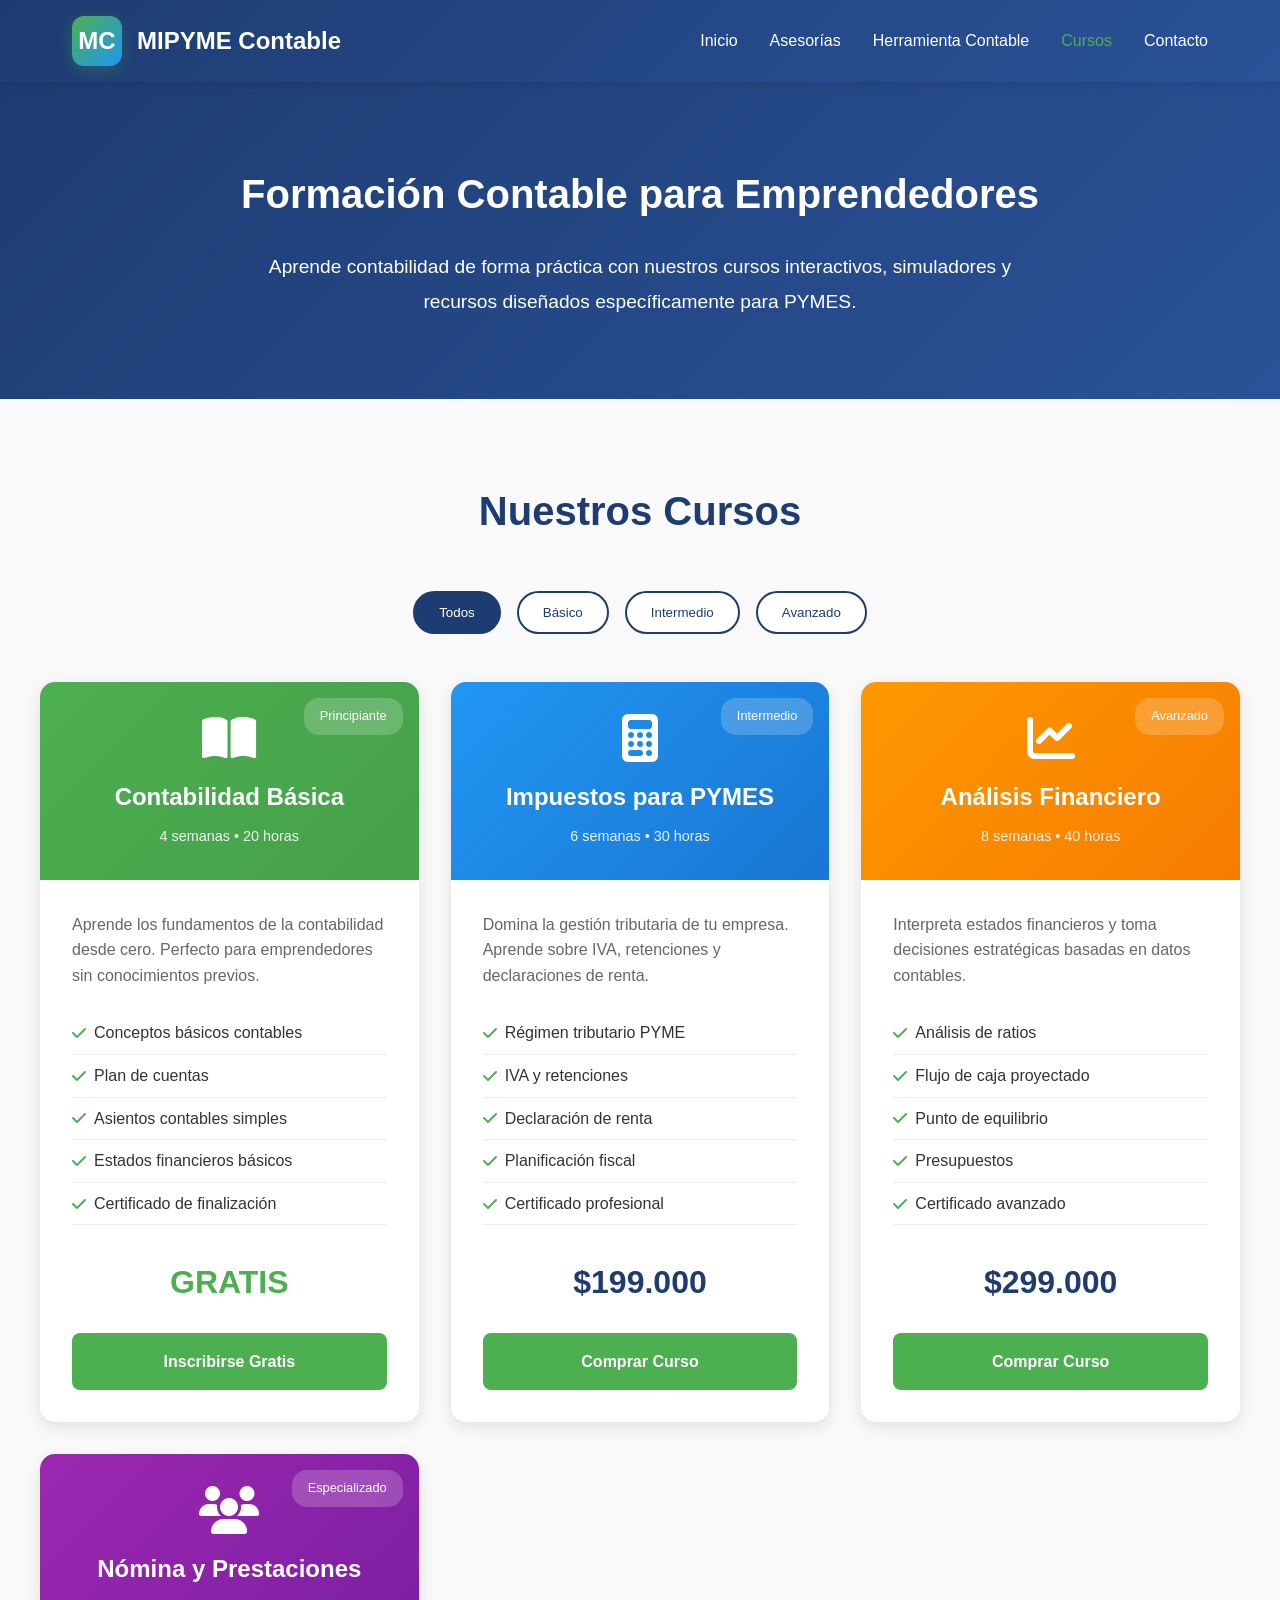
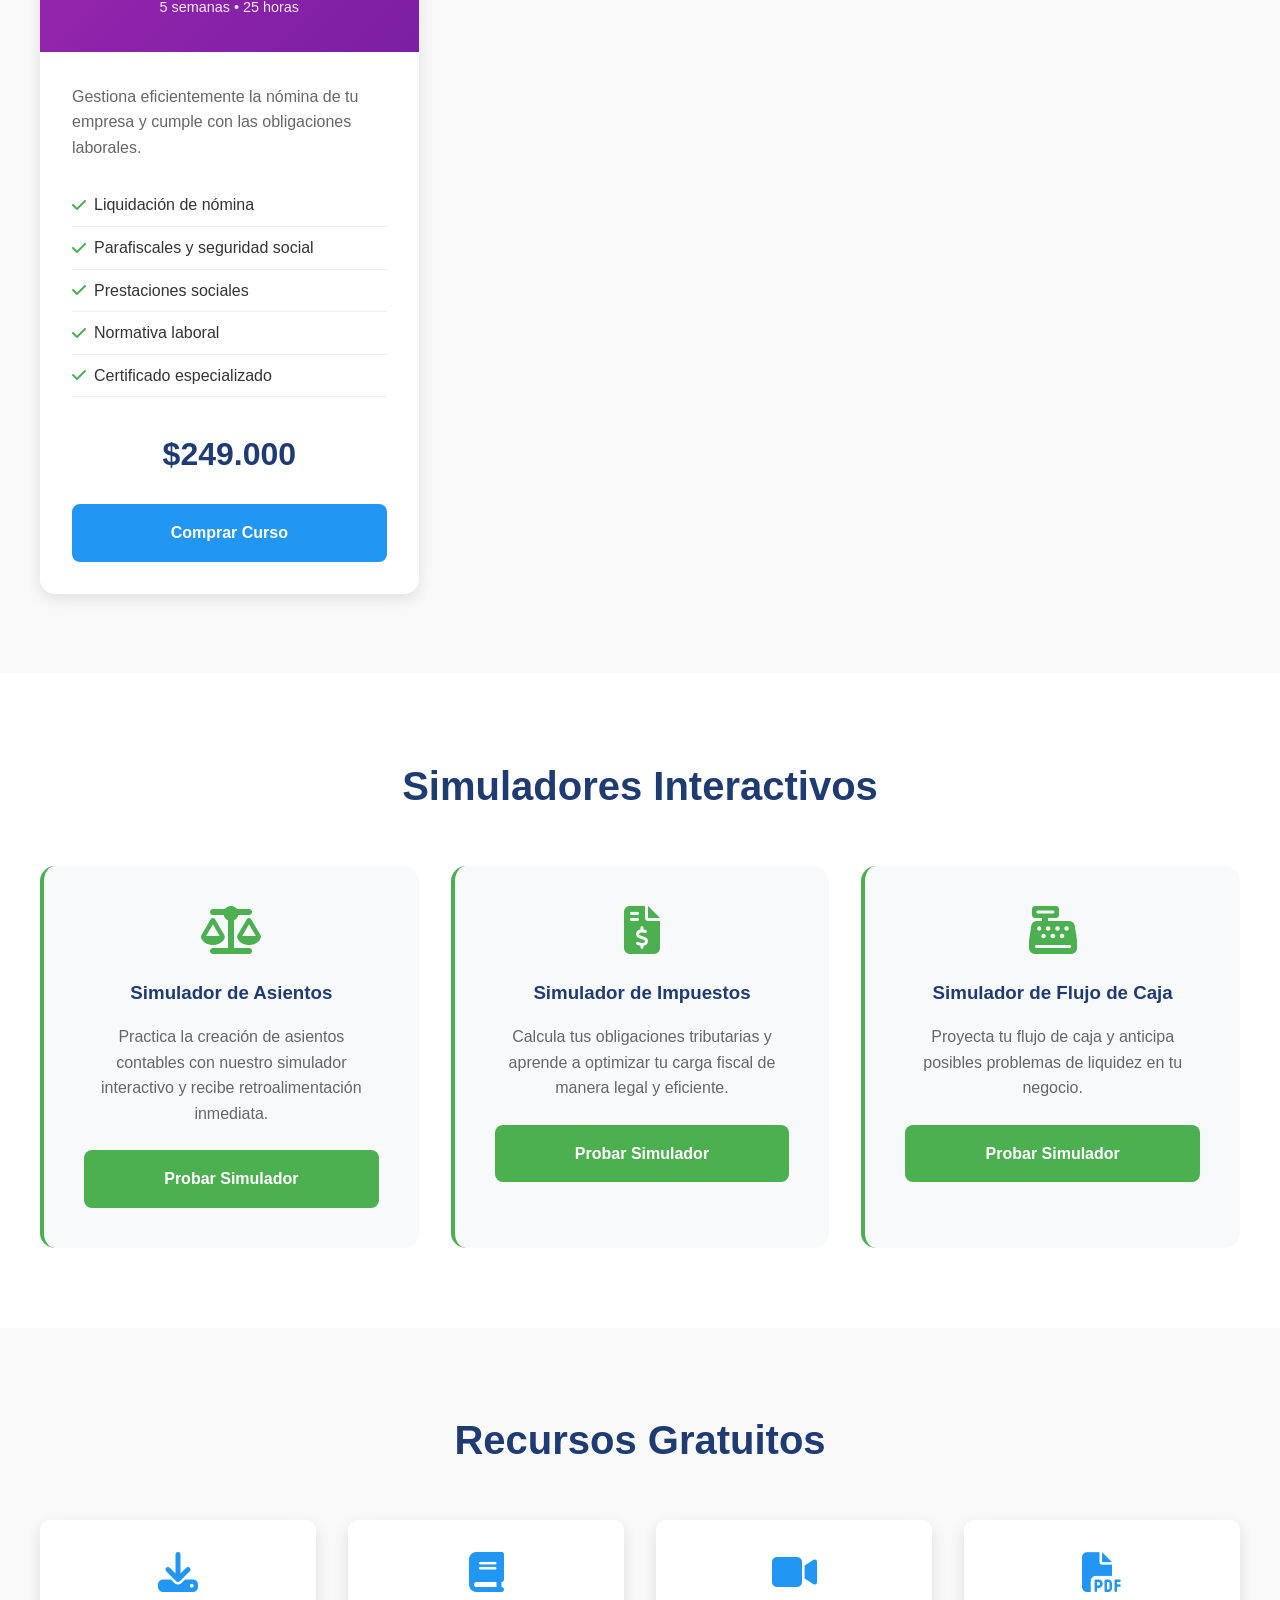
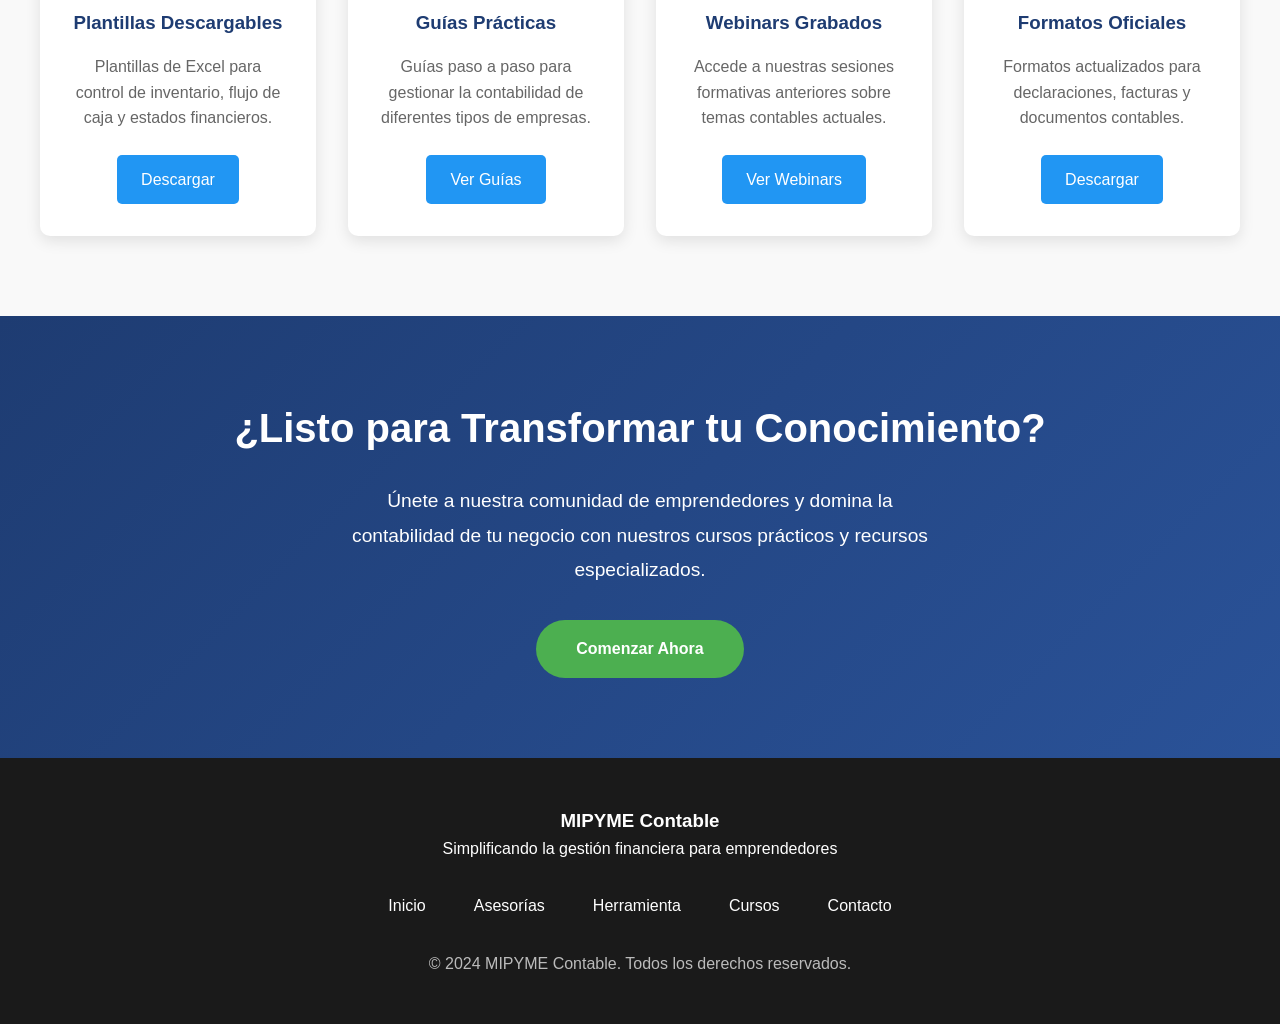
<file: cursos.html>
<!DOCTYPE html>
<html lang="es">
<head>
    <meta charset="UTF-8">
    <meta name="viewport" content="width=device-width, initial-scale=1.0">
    <title>Cursos - MIPYME Contable</title>
    <link rel="stylesheet" href="https://cdnjs.cloudflare.com/ajax/libs/font-awesome/6.5.1/css/all.min.css">
    <style>
        * {
            margin: 0;
            padding: 0;
            box-sizing: border-box;
        }

        body {
            font-family: 'Segoe UI', Tahoma, Geneva, Verdana, sans-serif;
            line-height: 1.6;
            color: #333;
        }

        /* Header */
        header {
            background: linear-gradient(135deg, #1e3c72 0%, #2a5298 100%);
            color: white;
            padding: 1rem 0;
            box-shadow: 0 2px 10px rgba(0,0,0,0.1);
            position: sticky;
            top: 0;
            z-index: 1000;
        }

        nav {
            display: flex;
            justify-content: space-between;
            align-items: center;
            max-width: 1200px;
            margin: 0 auto;
            padding: 0 2rem;
        }

        .logo-container {
            display: flex;
            align-items: center;
            gap: 15px;
            text-decoration: none;
            color: white;
        }

        .logo {
            width: 50px;
            height: 50px;
            background: linear-gradient(135deg, #4CAF50 0%, #2196F3 100%);
            border-radius: 12px;
            display: flex;
            align-items: center;
            justify-content: center;
            font-size: 1.5rem;
            font-weight: bold;
            box-shadow: 0 4px 15px rgba(76, 175, 80, 0.3);
        }

        .logo-text {
            font-size: 1.5rem;
            font-weight: bold;
        }

        .nav-links {
            display: flex;
            list-style: none;
            gap: 2rem;
        }

        .nav-links a {
            color: white;
            text-decoration: none;
            transition: color 0.3s;
            font-weight: 500;
        }

        .nav-links a:hover,
        .nav-links a.active {
            color: #4CAF50;
        }

        .menu-toggle {
            display: none;
            font-size: 1.5rem;
            cursor: pointer;
        }

        /* Hero Section */
        .hero {
            background: linear-gradient(135deg, #1e3c72 0%, #2a5298 100%);
            color: white;
            padding: 5rem 2rem;
            text-align: center;
        }

        .hero h1 {
            font-size: 2.5rem;
            margin-bottom: 1.5rem;
        }

        .hero p {
            font-size: 1.2rem;
            max-width: 800px;
            margin: 0 auto;
            line-height: 1.8;
        }

        /* Cursos Section */
        .cursos-section {
            padding: 5rem 2rem;
            background: #f9f9f9;
        }

        .cursos-section h2 {
            text-align: center;
            color: #1e3c72;
            font-size: 2.5rem;
            margin-bottom: 3rem;
        }

        .cursos-filters {
            display: flex;
            justify-content: center;
            gap: 1rem;
            margin-bottom: 3rem;
            flex-wrap: wrap;
        }

        .filter-btn {
            padding: 0.75rem 1.5rem;
            border: 2px solid #1e3c72;
            background: white;
            color: #1e3c72;
            border-radius: 25px;
            cursor: pointer;
            font-weight: 500;
            transition: all 0.3s;
        }

        .filter-btn.active,
        .filter-btn:hover {
            background: #1e3c72;
            color: white;
        }

        .cursos-grid {
            display: grid;
            grid-template-columns: repeat(auto-fit, minmax(350px, 1fr));
            gap: 2rem;
            max-width: 1200px;
            margin: 0 auto;
        }

        .curso-card {
            background: white;
            border-radius: 15px;
            overflow: hidden;
            box-shadow: 0 5px 15px rgba(0,0,0,0.1);
            transition: transform 0.3s, box-shadow 0.3s;
        }

        .curso-card:hover {
            transform: translateY(-10px);
            box-shadow: 0 15px 30px rgba(0,0,0,0.15);
        }

        .curso-header {
            padding: 2rem;
            color: white;
            text-align: center;
            position: relative;
        }

        .curso-basico .curso-header {
            background: linear-gradient(135deg, #4CAF50 0%, #45a049 100%);
        }

        .curso-intermedio .curso-header {
            background: linear-gradient(135deg, #2196F3 0%, #1976D2 100%);
        }

        .curso-avanzado .curso-header {
            background: linear-gradient(135deg, #FF9800 0%, #F57C00 100%);
        }

        .curso-especializado .curso-header {
            background: linear-gradient(135deg, #9C27B0 0%, #7B1FA2 100%);
        }

        .curso-badge {
            position: absolute;
            top: 1rem;
            right: 1rem;
            background: rgba(255,255,255,0.2);
            padding: 0.5rem 1rem;
            border-radius: 15px;
            font-size: 0.8rem;
            backdrop-filter: blur(10px);
        }

        .curso-icon {
            font-size: 3rem;
            margin-bottom: 1rem;
        }

        .curso-card h3 {
            font-size: 1.5rem;
            margin-bottom: 0.5rem;
        }

        .curso-duracion {
            opacity: 0.9;
            font-size: 0.9rem;
        }

        .curso-body {
            padding: 2rem;
        }

        .curso-descripcion {
            color: #666;
            margin-bottom: 1.5rem;
            line-height: 1.6;
        }

        .curso-features {
            list-style: none;
            margin-bottom: 2rem;
        }

        .curso-features li {
            padding: 0.5rem 0;
            border-bottom: 1px solid #eee;
            display: flex;
            align-items: center;
            gap: 0.5rem;
        }

        .curso-features li i {
            color: #4CAF50;
        }

        .curso-precio {
            text-align: center;
            margin-bottom: 1.5rem;
        }

        .precio {
            font-size: 2rem;
            font-weight: bold;
            color: #1e3c72;
        }

        .precio-gratis {
            color: #4CAF50;
        }

        .btn-curso {
            display: block;
            width: 100%;
            padding: 1rem;
            background: #4CAF50;
            color: white;
            border: none;
            border-radius: 8px;
            font-size: 1rem;
            font-weight: bold;
            cursor: pointer;
            transition: background 0.3s;
            text-align: center;
            text-decoration: none;
        }

        .btn-curso:hover {
            background: #45a049;
        }

        .btn-curso.secondary {
            background: #2196F3;
        }

        .btn-curso.secondary:hover {
            background: #1976D2;
        }

        /* Simuladores Section */
        .simuladores-section {
            padding: 5rem 2rem;
            background: white;
        }

        .simuladores-section h2 {
            text-align: center;
            color: #1e3c72;
            font-size: 2.5rem;
            margin-bottom: 3rem;
        }

        .simuladores-grid {
            display: grid;
            grid-template-columns: repeat(auto-fit, minmax(300px, 1fr));
            gap: 2rem;
            max-width: 1200px;
            margin: 0 auto;
        }

        .simulador-card {
            background: #f8f9fa;
            padding: 2.5rem;
            border-radius: 15px;
            text-align: center;
            transition: transform 0.3s;
            border-left: 4px solid #4CAF50;
        }

        .simulador-card:hover {
            transform: translateY(-5px);
        }

        .simulador-icon {
            font-size: 3rem;
            color: #4CAF50;
            margin-bottom: 1.5rem;
        }

        .simulador-card h3 {
            color: #1e3c72;
            margin-bottom: 1rem;
        }

        .simulador-card p {
            color: #666;
            margin-bottom: 1.5rem;
            line-height: 1.6;
        }

        /* Recursos Section */
        .recursos-section {
            padding: 5rem 2rem;
            background: #f9f9f9;
        }

        .recursos-section h2 {
            text-align: center;
            color: #1e3c72;
            font-size: 2.5rem;
            margin-bottom: 3rem;
        }

        .recursos-grid {
            display: grid;
            grid-template-columns: repeat(auto-fit, minmax(250px, 1fr));
            gap: 2rem;
            max-width: 1200px;
            margin: 0 auto;
        }

        .recurso-card {
            background: white;
            padding: 2rem;
            border-radius: 10px;
            text-align: center;
            box-shadow: 0 5px 15px rgba(0,0,0,0.1);
            transition: transform 0.3s;
        }

        .recurso-card:hover {
            transform: translateY(-5px);
        }

        .recurso-icon {
            font-size: 2.5rem;
            color: #2196F3;
            margin-bottom: 1rem;
        }

        .recurso-card h3 {
            color: #1e3c72;
            margin-bottom: 1rem;
        }

        .recurso-card p {
            color: #666;
            margin-bottom: 1.5rem;
        }

        .btn-recurso {
            display: inline-block;
            padding: 0.75rem 1.5rem;
            background: #2196F3;
            color: white;
            text-decoration: none;
            border-radius: 5px;
            font-weight: 500;
            transition: background 0.3s;
        }

        .btn-recurso:hover {
            background: #1976D2;
        }

        /* CTA Section */
        .cta-section {
            padding: 5rem 2rem;
            background: linear-gradient(135deg, #1e3c72 0%, #2a5298 100%);
            color: white;
            text-align: center;
        }

        .cta-section h2 {
            font-size: 2.5rem;
            margin-bottom: 1.5rem;
        }

        .cta-section p {
            font-size: 1.2rem;
            max-width: 600px;
            margin: 0 auto 2rem;
            line-height: 1.8;
        }

        .btn-cta {
            display: inline-block;
            padding: 1rem 2.5rem;
            background: #4CAF50;
            color: white;
            text-decoration: none;
            border-radius: 50px;
            font-weight: bold;
            transition: transform 0.3s, box-shadow 0.3s;
        }

        .btn-cta:hover {
            transform: translateY(-3px);
            box-shadow: 0 10px 20px rgba(76, 175, 80, 0.3);
        }

        /* Footer */
        footer {
            background: #1a1a1a;
            color: white;
            padding: 3rem 2rem;
            text-align: center;
        }

        .footer-content {
            max-width: 1200px;
            margin: 0 auto;
        }

        .footer-links {
            display: flex;
            justify-content: center;
            gap: 3rem;
            margin: 2rem 0;
            flex-wrap: wrap;
        }

        .footer-links a {
            color: white;
            text-decoration: none;
            transition: color 0.3s;
        }

        .footer-links a:hover {
            color: #4CAF50;
        }

        /* Responsive */
        @media (max-width: 768px) {
            .menu-toggle {
                display: block;
            }

            .nav-links {
                display: none;
                position: absolute;
                top: 100%;
                left: 0;
                right: 0;
                background: #1e3c72;
                flex-direction: column;
                padding: 2rem;
                gap: 1rem;
            }

            .nav-links.active {
                display: flex;
            }

            .hero h1 {
                font-size: 2rem;
            }

            .cursos-grid {
                grid-template-columns: 1fr;
            }

            .simuladores-grid {
                grid-template-columns: 1fr;
            }

            .recursos-grid {
                grid-template-columns: 1fr;
            }
        }
    </style>
</head>
<body>
    <header>
        <nav>
            <a href="index.html" class="logo-container">
                <div class="logo">MC</div>
                <span class="logo-text">MIPYME Contable</span>
            </a>
            <div class="menu-toggle" onclick="toggleMenu()">
                <i class="fas fa-bars"></i>
            </div>
            <ul class="nav-links" id="navLinks">
                <li><a href="index.html">Inicio</a></li>
                <li><a href="asesorias.html">Asesorías</a></li>
                <li><a href="herramienta.html">Herramienta Contable</a></li>
                <li><a href="cursos.html" class="active">Cursos</a></li>
                <li><a href="contacto.html">Contacto</a></li>
            </ul>
        </nav>
    </header>

    <section class="hero">
        <h1>Formación Contable para Emprendedores</h1>
        <p>Aprende contabilidad de forma práctica con nuestros cursos interactivos, simuladores y recursos diseñados específicamente para PYMES.</p>
    </section>

    <section class="cursos-section">
        <h2>Nuestros Cursos</h2>
        
        <div class="cursos-filters">
            <button class="filter-btn active" onclick="filterCursos('todos')">Todos</button>
            <button class="filter-btn" onclick="filterCursos('basico')">Básico</button>
            <button class="filter-btn" onclick="filterCursos('intermedio')">Intermedio</button>
            <button class="filter-btn" onclick="filterCursos('avanzado')">Avanzado</button>
        </div>

        <div class="cursos-grid">
            <div class="curso-card curso-basico" data-category="basico">
                <div class="curso-header">
                    <div class="curso-badge">Principiante</div>
                    <i class="fas fa-book-open curso-icon"></i>
                    <h3>Contabilidad Básica</h3>
                    <p class="curso-duracion">4 semanas • 20 horas</p>
                </div>
                <div class="curso-body">
                    <p class="curso-descripcion">Aprende los fundamentos de la contabilidad desde cero. Perfecto para emprendedores sin conocimientos previos.</p>
                    <ul class="curso-features">
                        <li><i class="fas fa-check"></i> Conceptos básicos contables</li>
                        <li><i class="fas fa-check"></i> Plan de cuentas</li>
                        <li><i class="fas fa-check"></i> Asientos contables simples</li>
                        <li><i class="fas fa-check"></i> Estados financieros básicos</li>
                        <li><i class="fas fa-check"></i> Certificado de finalización</li>
                    </ul>
                    <div class="curso-precio">
                        <span class="precio precio-gratis">GRATIS</span>
                    </div>
                    <a href="#" class="btn-curso">Inscribirse Gratis</a>
                </div>
            </div>

            <div class="curso-card curso-intermedio" data-category="intermedio">
                <div class="curso-header">
                    <div class="curso-badge">Intermedio</div>
                    <i class="fas fa-calculator curso-icon"></i>
                    <h3>Impuestos para PYMES</h3>
                    <p class="curso-duracion">6 semanas • 30 horas</p>
                </div>
                <div class="curso-body">
                    <p class="curso-descripcion">Domina la gestión tributaria de tu empresa. Aprende sobre IVA, retenciones y declaraciones de renta.</p>
                    <ul class="curso-features">
                        <li><i class="fas fa-check"></i> Régimen tributario PYME</li>
                        <li><i class="fas fa-check"></i> IVA y retenciones</li>
                        <li><i class="fas fa-check"></i> Declaración de renta</li>
                        <li><i class="fas fa-check"></i> Planificación fiscal</li>
                        <li><i class="fas fa-check"></i> Certificado profesional</li>
                    </ul>
                    <div class="curso-precio">
                        <span class="precio">$199.000</span>
                    </div>
                    <a href="#" class="btn-curso">Comprar Curso</a>
                </div>
            </div>

            <div class="curso-card curso-avanzado" data-category="avanzado">
                <div class="curso-header">
                    <div class="curso-badge">Avanzado</div>
                    <i class="fas fa-chart-line curso-icon"></i>
                    <h3>Análisis Financiero</h3>
                    <p class="curso-duracion">8 semanas • 40 horas</p>
                </div>
                <div class="curso-body">
                    <p class="curso-descripcion">Interpreta estados financieros y toma decisiones estratégicas basadas en datos contables.</p>
                    <ul class="curso-features">
                        <li><i class="fas fa-check"></i> Análisis de ratios</li>
                        <li><i class="fas fa-check"></i> Flujo de caja proyectado</li>
                        <li><i class="fas fa-check"></i> Punto de equilibrio</li>
                        <li><i class="fas fa-check"></i> Presupuestos</li>
                        <li><i class="fas fa-check"></i> Certificado avanzado</li>
                    </ul>
                    <div class="curso-precio">
                        <span class="precio">$299.000</span>
                    </div>
                    <a href="#" class="btn-curso">Comprar Curso</a>
                </div>
            </div>

            <div class="curso-card curso-especializado" data-category="intermedio">
                <div class="curso-header">
                    <div class="curso-badge">Especializado</div>
                    <i class="fas fa-users curso-icon"></i>
                    <h3>Nómina y Prestaciones</h3>
                    <p class="curso-duracion">5 semanas • 25 horas</p>
                </div>
                <div class="curso-body">
                    <p class="curso-descripcion">Gestiona eficientemente la nómina de tu empresa y cumple con las obligaciones laborales.</p>
                    <ul class="curso-features">
                        <li><i class="fas fa-check"></i> Liquidación de nómina</li>
                        <li><i class="fas fa-check"></i> Parafiscales y seguridad social</li>
                        <li><i class="fas fa-check"></i> Prestaciones sociales</li>
                        <li><i class="fas fa-check"></i> Normativa laboral</li>
                        <li><i class="fas fa-check"></i> Certificado especializado</li>
                    </ul>
                    <div class="curso-precio">
                        <span class="precio">$249.000</span>
                    </div>
                    <a href="#" class="btn-curso secondary">Comprar Curso</a>
                </div>
            </div>
        </div>
    </section>

    <section class="simuladores-section">
        <h2>Simuladores Interactivos</h2>
        <div class="simuladores-grid">
            <div class="simulador-card">
                <i class="fas fa-balance-scale simulador-icon"></i>
                <h3>Simulador de Asientos</h3>
                <p>Practica la creación de asientos contables con nuestro simulador interactivo y recibe retroalimentación inmediata.</p>
                <a href="herramienta.html" class="btn-curso">Probar Simulador</a>
            </div>
            <div class="simulador-card">
                <i class="fas fa-file-invoice-dollar simulador-icon"></i>
                <h3>Simulador de Impuestos</h3>
                <p>Calcula tus obligaciones tributarias y aprende a optimizar tu carga fiscal de manera legal y eficiente.</p>
                <a href="herramienta.html" class="btn-curso">Probar Simulador</a>
            </div>
            <div class="simulador-card">
                <i class="fas fa-cash-register simulador-icon"></i>
                <h3>Simulador de Flujo de Caja</h3>
                <p>Proyecta tu flujo de caja y anticipa posibles problemas de liquidez en tu negocio.</p>
                <a href="herramienta.html" class="btn-curso">Probar Simulador</a>
            </div>
        </div>
    </section>

    <section class="recursos-section">
        <h2>Recursos Gratuitos</h2>
        <div class="recursos-grid">
            <div class="recurso-card">
                <i class="fas fa-download recurso-icon"></i>
                <h3>Plantillas Descargables</h3>
                <p>Plantillas de Excel para control de inventario, flujo de caja y estados financieros.</p>
                <a href="#" class="btn-recurso">Descargar</a>
            </div>
            <div class="recurso-card">
                <i class="fas fa-book recurso-icon"></i>
                <h3>Guías Prácticas</h3>
                <p>Guías paso a paso para gestionar la contabilidad de diferentes tipos de empresas.</p>
                <a href="#" class="btn-recurso">Ver Guías</a>
            </div>
            <div class="recurso-card">
                <i class="fas fa-video recurso-icon"></i>
                <h3>Webinars Grabados</h3>
                <p>Accede a nuestras sesiones formativas anteriores sobre temas contables actuales.</p>
                <a href="#" class="btn-recurso">Ver Webinars</a>
            </div>
            <div class="recurso-card">
                <i class="fas fa-file-pdf recurso-icon"></i>
                <h3>Formatos Oficiales</h3>
                <p>Formatos actualizados para declaraciones, facturas y documentos contables.</p>
                <a href="#" class="btn-recurso">Descargar</a>
            </div>
        </div>
    </section>

    <section class="cta-section">
        <h2>¿Listo para Transformar tu Conocimiento?</h2>
        <p>Únete a nuestra comunidad de emprendedores y domina la contabilidad de tu negocio con nuestros cursos prácticos y recursos especializados.</p>
        <a href="contacto.html" class="btn-cta">Comenzar Ahora</a>
    </section>

    <footer>
        <div class="footer-content">
            <h3>MIPYME Contable</h3>
            <p>Simplificando la gestión financiera para emprendedores</p>
            <div class="footer-links">
                <a href="index.html">Inicio</a>
                <a href="asesorias.html">Asesorías</a>
                <a href="herramienta.html">Herramienta</a>
                <a href="cursos.html">Cursos</a>
                <a href="contacto.html">Contacto</a>
            </div>
            <p style="margin-top: 2rem; opacity: 0.7;">&copy; 2024 MIPYME Contable. Todos los derechos reservados.</p>
        </div>
    </footer>

    <script>
        function toggleMenu() {
            const navLinks = document.getElementById('navLinks');
            navLinks.classList.toggle('active');
        }

        function filterCursos(category) {
            // Actualizar botones activos
            document.querySelectorAll('.filter-btn').forEach(btn => {
                btn.classList.remove('active');
            });
            event.target.classList.add('active');

            // Filtrar cursos
            const cursos = document.querySelectorAll('.curso-card');
            cursos.forEach(curso => {
                if (category === 'todos' || curso.dataset.category === category) {
                    curso.style.display = 'block';
                } else {
                    curso.style.display = 'none';
                }
            });
        }
    </script>
</body>
</html>
</file>
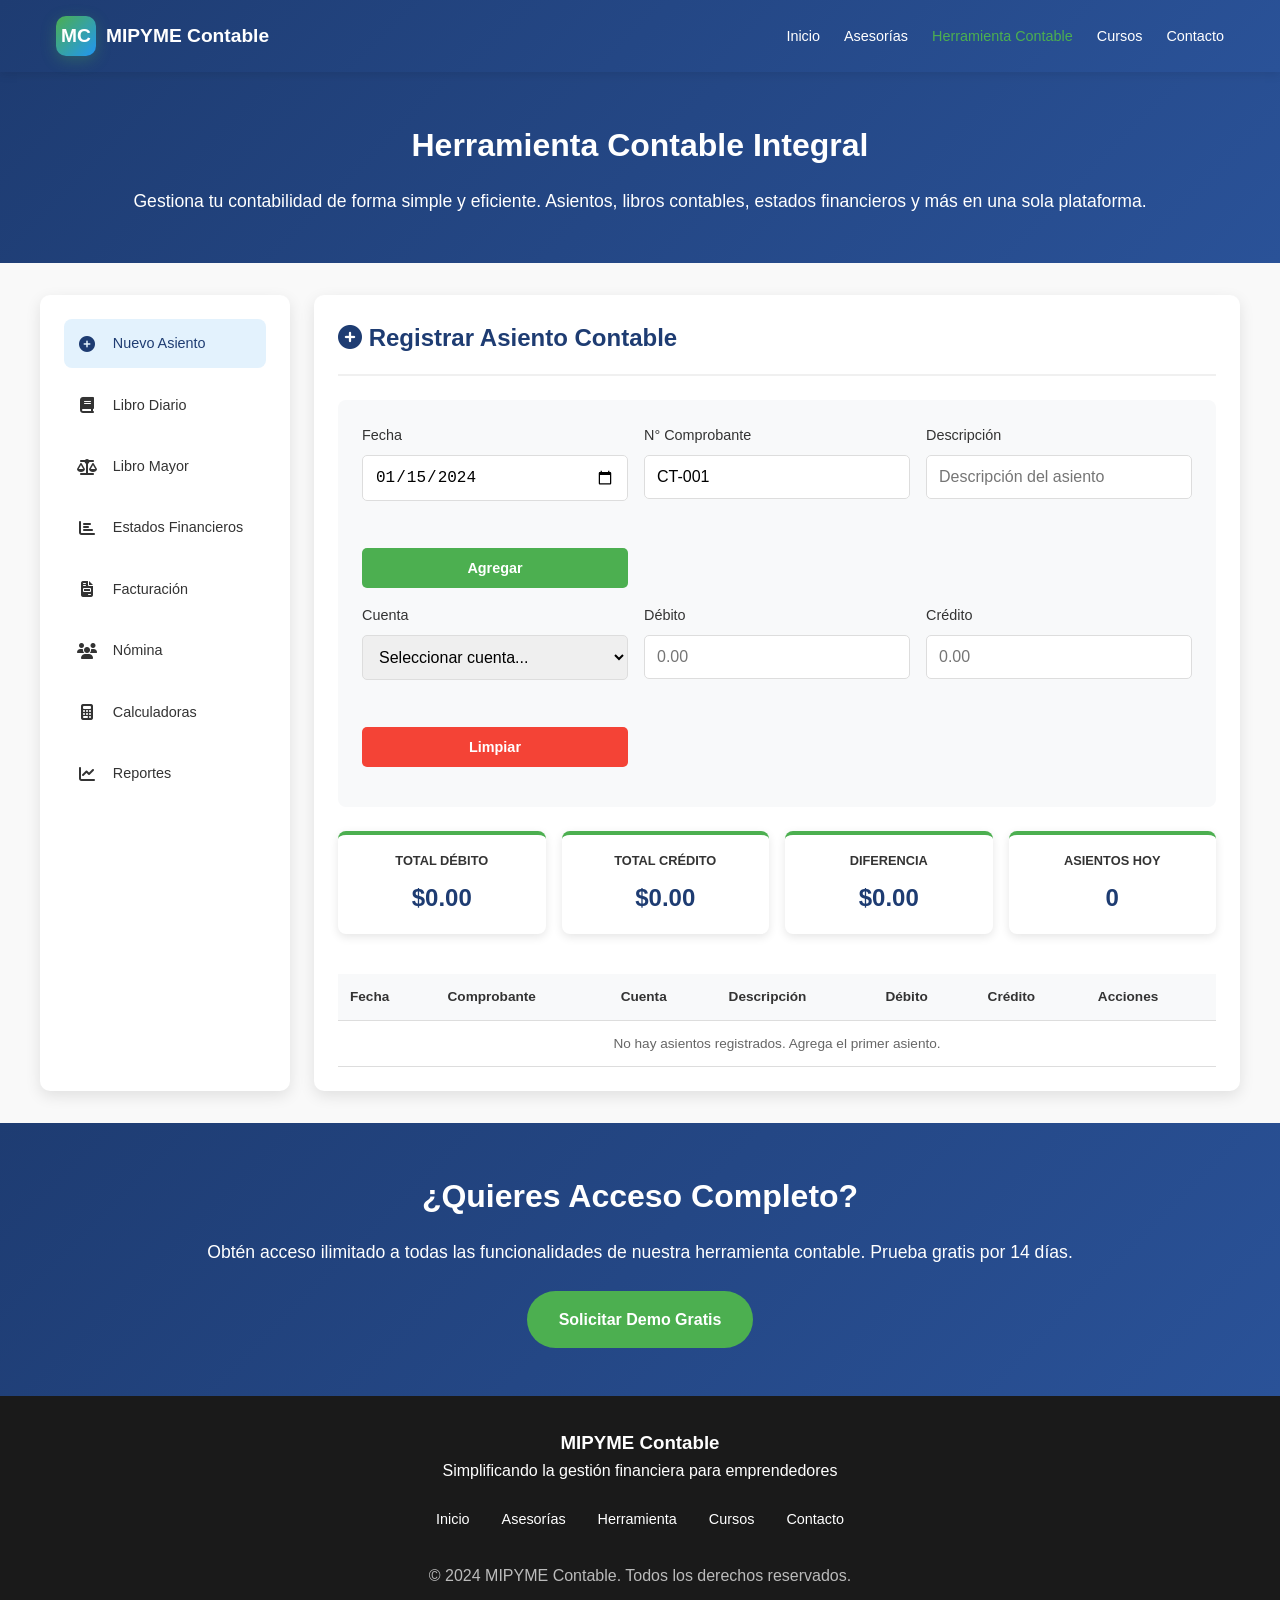
<file: herramienta.html>
<!DOCTYPE html>
<html lang="es">
<head>
    <meta charset="UTF-8">
    <meta name="viewport" content="width=device-width, initial-scale=1.0, maximum-scale=1.0, user-scalable=no">
    <title>Herramienta Contable - MIPYME Contable</title>
    <link rel="stylesheet" href="https://cdnjs.cloudflare.com/ajax/libs/font-awesome/6.5.1/css/all.min.css">
    <style>
        * {
            margin: 0;
            padding: 0;
            box-sizing: border-box;
        }

        html, body {
            width: 100%;
            overflow-x: hidden;
            position: relative;
        }

        body {
            font-family: 'Segoe UI', Tahoma, Geneva, Verdana, sans-serif;
            line-height: 1.6;
            color: #333;
            min-width: 320px;
        }

        /* Header */
        header {
            background: linear-gradient(135deg, #1e3c72 0%, #2a5298 100%);
            color: white;
            padding: 1rem 0;
            box-shadow: 0 2px 10px rgba(0,0,0,0.1);
            position: sticky;
            top: 0;
            z-index: 1000;
            width: 100%;
        }

        nav {
            display: flex;
            justify-content: space-between;
            align-items: center;
            max-width: 1200px;
            margin: 0 auto;
            padding: 0 1rem;
        }

        .logo-container {
            display: flex;
            align-items: center;
            gap: 10px;
            text-decoration: none;
            color: white;
        }

        .logo {
            width: 40px;
            height: 40px;
            background: linear-gradient(135deg, #4CAF50 0%, #2196F3 100%);
            border-radius: 10px;
            display: flex;
            align-items: center;
            justify-content: center;
            font-size: 1.2rem;
            font-weight: bold;
            box-shadow: 0 4px 15px rgba(76, 175, 80, 0.3);
            flex-shrink: 0;
        }

        .logo-text {
            font-size: 1.2rem;
            font-weight: bold;
            white-space: nowrap;
        }

        .nav-links {
            display: flex;
            list-style: none;
            gap: 1.5rem;
        }

        .nav-links a {
            color: white;
            text-decoration: none;
            transition: color 0.3s;
            font-weight: 500;
            white-space: nowrap;
            font-size: 0.9rem;
        }

        .nav-links a:hover,
        .nav-links a.active {
            color: #4CAF50;
        }

        .menu-toggle {
            display: none;
            font-size: 1.5rem;
            cursor: pointer;
            background: none;
            border: none;
            color: white;
        }

        /* Hero Section */
        .hero {
            background: linear-gradient(135deg, #1e3c72 0%, #2a5298 100%);
            color: white;
            padding: 3rem 1rem;
            text-align: center;
            width: 100%;
        }

        .hero h1 {
            font-size: 2rem;
            margin-bottom: 1rem;
        }

        .hero p {
            font-size: 1.1rem;
            max-width: 100%;
            margin: 0 auto;
            line-height: 1.6;
            padding: 0 1rem;
        }

        /* Dashboard Section */
        .dashboard {
            padding: 2rem 1rem;
            background: #f9f9f9;
            width: 100%;
        }

        .dashboard-container {
            max-width: 1200px;
            margin: 0 auto;
            display: grid;
            grid-template-columns: 250px 1fr;
            gap: 1.5rem;
            width: 100%;
        }

        /* Sidebar */
        .sidebar {
            background: white;
            border-radius: 10px;
            padding: 1.5rem;
            box-shadow: 0 5px 15px rgba(0,0,0,0.1);
            overflow: hidden;
        }

        .sidebar-menu {
            list-style: none;
        }

        .sidebar-menu li {
            margin-bottom: 0.8rem;
        }

        .sidebar-menu a {
            display: flex;
            align-items: center;
            gap: 1rem;
            padding: 0.8rem;
            color: #333;
            text-decoration: none;
            border-radius: 8px;
            transition: background 0.3s;
            font-size: 0.9rem;
        }

        .sidebar-menu a:hover,
        .sidebar-menu a.active {
            background: #e3f2fd;
            color: #1e3c72;
        }

        .sidebar-menu i {
            width: 20px;
            text-align: center;
            font-size: 1rem;
        }

        /* Main Content */
        .main-content {
            background: white;
            border-radius: 10px;
            padding: 1.5rem;
            box-shadow: 0 5px 15px rgba(0,0,0,0.1);
            min-height: 500px;
            width: 100%;
            overflow: hidden;
        }

        .module-header {
            display: flex;
            justify-content: space-between;
            align-items: center;
            margin-bottom: 1.5rem;
            padding-bottom: 1rem;
            border-bottom: 2px solid #f0f0f0;
            flex-wrap: wrap;
            gap: 1rem;
        }

        .module-header h2 {
            color: #1e3c72;
            font-size: 1.5rem;
        }

        /* Módulos Ocultos por Defecto */
        .module {
            display: none;
            width: 100%;
        }

        .module.active {
            display: block;
        }

        /* Asientos Form */
        .asiento-form {
            background: #f8f9fa;
            padding: 1.5rem;
            border-radius: 8px;
            margin-bottom: 1.5rem;
            width: 100%;
        }

        .form-row {
            display: grid;
            grid-template-columns: repeat(auto-fit, minmax(200px, 1fr));
            gap: 1rem;
            margin-bottom: 1rem;
            width: 100%;
        }

        .form-group {
            display: flex;
            flex-direction: column;
            min-width: 0;
        }

        .form-group label {
            margin-bottom: 0.5rem;
            font-weight: 500;
            color: #333;
            font-size: 0.9rem;
        }

        .form-control {
            padding: 0.75rem;
            border: 1px solid #ddd;
            border-radius: 5px;
            font-size: 1rem;
            width: 100%;
            max-width: 100%;
        }

        .btn {
            padding: 0.75rem 1.5rem;
            border: none;
            border-radius: 5px;
            cursor: pointer;
            font-weight: bold;
            transition: all 0.3s;
            font-size: 0.9rem;
            white-space: nowrap;
        }

        .btn-primary {
            background: #4CAF50;
            color: white;
        }

        .btn-primary:hover {
            background: #45a049;
        }

        .btn-danger {
            background: #f44336;
            color: white;
        }

        .btn-danger:hover {
            background: #da190b;
        }

        .btn-info {
            background: #2196F3;
            color: white;
        }

        .btn-info:hover {
            background: #1976D2;
        }

        /* Tablas */
        .data-table {
            width: 100%;
            border-collapse: collapse;
            margin-top: 1rem;
            font-size: 0.85rem;
        }

        .data-table th,
        .data-table td {
            padding: 0.75rem;
            text-align: left;
            border-bottom: 1px solid #ddd;
            word-wrap: break-word;
        }

        .data-table th {
            background: #f8f9fa;
            font-weight: 600;
            color: #333;
        }

        .data-table tr:hover {
            background: #f5f5f5;
        }

        /* Cards de Resumen */
        .summary-cards {
            display: grid;
            grid-template-columns: repeat(auto-fit, minmax(150px, 1fr));
            gap: 1rem;
            margin-bottom: 1.5rem;
        }

        .summary-card {
            background: white;
            padding: 1rem;
            border-radius: 8px;
            box-shadow: 0 3px 10px rgba(0,0,0,0.1);
            text-align: center;
            border-top: 4px solid #4CAF50;
        }

        .summary-card h3 {
            color: #333;
            font-size: 0.8rem;
            margin-bottom: 0.5rem;
            text-transform: uppercase;
        }

        .summary-card .value {
            font-size: 1.5rem;
            font-weight: bold;
            color: #1e3c72;
        }

        /* Calculadoras */
        .calculators {
            display: grid;
            grid-template-columns: repeat(auto-fit, minmax(280px, 1fr));
            gap: 1.5rem;
            margin-top: 1.5rem;
        }

        .calculator {
            background: #f8f9fa;
            padding: 1.5rem;
            border-radius: 8px;
        }

        .calculator h3 {
            color: #1e3c72;
            margin-bottom: 1rem;
            font-size: 1.1rem;
        }

        /* Facturación */
        .factura-preview {
            background: white;
            border: 2px solid #ddd;
            border-radius: 8px;
            padding: 1.5rem;
            margin-top: 1.5rem;
            width: 100%;
            overflow: hidden;
        }

        .factura-header {
            text-align: center;
            border-bottom: 2px solid #1e3c72;
            padding-bottom: 1rem;
            margin-bottom: 1.5rem;
        }

        /* Nómina */
        .nomina-form {
            background: #f8f9fa;
            padding: 1.5rem;
            border-radius: 8px;
            margin-bottom: 1.5rem;
        }

        /* Estados Financieros */
        .estado-financiero {
            background: #f8f9fa;
            padding: 1.5rem;
            border-radius: 8px;
            margin-bottom: 1rem;
        }

        /* Reportes */
        .reporte-options {
            display: grid;
            grid-template-columns: repeat(auto-fit, minmax(200px, 1fr));
            gap: 1rem;
            margin-bottom: 1.5rem;
        }

        .reporte-option {
            background: #f8f9fa;
            padding: 1.5rem;
            border-radius: 8px;
            text-align: center;
            cursor: pointer;
            transition: transform 0.3s;
        }

        .reporte-option:hover {
            transform: translateY(-5px);
        }

        /* Demo Section */
        .demo-section {
            padding: 3rem 1rem;
            background: linear-gradient(135deg, #1e3c72 0%, #2a5298 100%);
            color: white;
            text-align: center;
            width: 100%;
        }

        .demo-section h2 {
            font-size: 2rem;
            margin-bottom: 1rem;
        }

        .demo-section p {
            font-size: 1.1rem;
            max-width: 100%;
            margin: 0 auto 1.5rem;
            line-height: 1.6;
            padding: 0 1rem;
        }

        .btn-demo {
            display: inline-block;
            padding: 1rem 2rem;
            background: #4CAF50;
            color: white;
            text-decoration: none;
            border-radius: 50px;
            font-weight: bold;
            transition: transform 0.3s, box-shadow 0.3s;
            font-size: 1rem;
        }

        .btn-demo:hover {
            transform: translateY(-3px);
            box-shadow: 0 10px 20px rgba(76, 175, 80, 0.3);
        }

        /* Footer */
        footer {
            background: #1a1a1a;
            color: white;
            padding: 2rem 1rem;
            text-align: center;
            width: 100%;
        }

        .footer-content {
            max-width: 1200px;
            margin: 0 auto;
        }

        .footer-links {
            display: flex;
            justify-content: center;
            gap: 2rem;
            margin: 1.5rem 0;
            flex-wrap: wrap;
        }

        .footer-links a {
            color: white;
            text-decoration: none;
            transition: color 0.3s;
            font-size: 0.9rem;
        }

        .footer-links a:hover {
            color: #4CAF50;
        }

        /* Responsive */
        @media (max-width: 1024px) {
            .dashboard-container {
                grid-template-columns: 220px 1fr;
                gap: 1rem;
            }
            
            .sidebar {
                padding: 1rem;
            }
        }

        @media (max-width: 768px) {
            .menu-toggle {
                display: block;
            }

            .nav-links {
                display: none;
                position: absolute;
                top: 100%;
                left: 0;
                right: 0;
                background: #1e3c72;
                flex-direction: column;
                padding: 1rem;
                gap: 0.5rem;
                width: 100%;
            }

            .nav-links.active {
                display: flex;
            }

            .logo-text {
                font-size: 1rem;
            }

            .hero h1 {
                font-size: 1.8rem;
            }

            .hero p {
                font-size: 1rem;
            }

            .dashboard-container {
                grid-template-columns: 1fr;
                gap: 1rem;
            }

            .sidebar {
                order: 2;
            }

            .main-content {
                order: 1;
                padding: 1rem;
            }

            .form-row {
                grid-template-columns: 1fr;
            }

            .summary-cards {
                grid-template-columns: repeat(2, 1fr);
            }

            .calculators {
                grid-template-columns: 1fr;
            }

            .module-header {
                flex-direction: column;
                align-items: flex-start;
            }

            .module-header h2 {
                font-size: 1.3rem;
            }

            .data-table {
                font-size: 0.8rem;
            }

            .data-table th,
            .data-table td {
                padding: 0.5rem;
            }
        }

        @media (max-width: 480px) {
            .hero {
                padding: 2rem 1rem;
            }

            .hero h1 {
                font-size: 1.5rem;
            }

            .dashboard {
                padding: 1rem;
            }

            .summary-cards {
                grid-template-columns: 1fr;
            }

            .reporte-options {
                grid-template-columns: 1fr;
            }

            .footer-links {
                gap: 1rem;
            }

            .btn {
                padding: 0.6rem 1.2rem;
                font-size: 0.85rem;
            }

            .form-control {
                padding: 0.6rem;
            }
        }

        /* Scroll personalizado para móviles */
        @media (max-width: 768px) {
            .data-table {
                display: block;
                overflow-x: auto;
                white-space: nowrap;
            }
            
            .sidebar-menu a {
                font-size: 0.85rem;
                padding: 0.6rem;
            }
        }

        /* Prevenir desbordamiento en todos los elementos */
        img, table, canvas, iframe, video, svg, select, textarea {
            max-width: 100%;
        }
    </style>
</head>
<body>
    <header>
        <nav>
            <a href="index.html" class="logo-container">
                <div class="logo">MC</div>
                <span class="logo-text">MIPYME Contable</span>
            </a>
            <button class="menu-toggle" onclick="toggleMenu()">
                <i class="fas fa-bars"></i>
            </button>
            <ul class="nav-links" id="navLinks">
                <li><a href="index.html">Inicio</a></li>
                <li><a href="asesorias.html">Asesorías</a></li>
                <li><a href="herramienta.html" class="active">Herramienta Contable</a></li>
                <li><a href="cursos.html">Cursos</a></li>
                <li><a href="contacto.html">Contacto</a></li>
            </ul>
        </nav>
    </header>

    <section class="hero">
        <h1>Herramienta Contable Integral</h1>
        <p>Gestiona tu contabilidad de forma simple y eficiente. Asientos, libros contables, estados financieros y más en una sola plataforma.</p>
    </section>

    <section class="dashboard">
        <div class="dashboard-container">
            <!-- Sidebar -->
            <div class="sidebar">
                <ul class="sidebar-menu">
                    <li><a href="#" class="active" onclick="cambiarModulo('nuevo-asiento')"><i class="fas fa-plus-circle"></i> Nuevo Asiento</a></li>
                    <li><a href="#" onclick="cambiarModulo('libro-diario')"><i class="fas fa-book"></i> Libro Diario</a></li>
                    <li><a href="#" onclick="cambiarModulo('libro-mayor')"><i class="fas fa-balance-scale"></i> Libro Mayor</a></li>
                    <li><a href="#" onclick="cambiarModulo('estados-financieros')"><i class="fas fa-chart-bar"></i> Estados Financieros</a></li>
                    <li><a href="#" onclick="cambiarModulo('facturacion')"><i class="fas fa-file-invoice"></i> Facturación</a></li>
                    <li><a href="#" onclick="cambiarModulo('nomina')"><i class="fas fa-users"></i> Nómina</a></li>
                    <li><a href="#" onclick="cambiarModulo('calculadoras')"><i class="fas fa-calculator"></i> Calculadoras</a></li>
                    <li><a href="#" onclick="cambiarModulo('reportes')"><i class="fas fa-chart-line"></i> Reportes</a></li>
                </ul>
            </div>

            <!-- Main Content -->
            <div class="main-content">
                <!-- Módulo: Nuevo Asiento -->
                <div id="nuevo-asiento" class="module active">
                    <div class="module-header">
                        <h2><i class="fas fa-plus-circle"></i> Registrar Asiento Contable</h2>
                    </div>

                    <!-- Formulario de Asiento -->
                    <div class="asiento-form">
                        <div class="form-row">
                            <div class="form-group">
                                <label for="fecha">Fecha</label>
                                <input type="date" id="fecha" class="form-control" value="2024-01-15">
                            </div>
                            <div class="form-group">
                                <label for="comprobante">N° Comprobante</label>
                                <input type="text" id="comprobante" class="form-control" value="CT-001">
                            </div>
                            <div class="form-group">
                                <label for="descripcion">Descripción</label>
                                <input type="text" id="descripcion" class="form-control" placeholder="Descripción del asiento">
                            </div>
                            <div class="form-group">
                                <label>&nbsp;</label>
                                <button class="btn btn-primary" onclick="agregarAsiento()">Agregar</button>
                            </div>
                        </div>

                        <div class="form-row">
                            <div class="form-group">
                                <label for="cuenta">Cuenta</label>
                                <select id="cuenta" class="form-control">
                                    <option value="">Seleccionar cuenta...</option>
                                    <option value="1105">1105 - Caja</option>
                                    <option value="1110">1110 - Bancos</option>
                                    <option value="1305">1305 - Clientes</option>
                                    <option value="1435">1435 - Inventario</option>
                                    <option value="2408">2408 - Proveedores</option>
                                    <option value="3115">3115 - Capital Social</option>
                                    <option value="4135">4135 - Ventas</option>
                                    <option value="5105">5105 - Gastos Administrativos</option>
                                </select>
                            </div>
                            <div class="form-group">
                                <label for="debe">Débito</label>
                                <input type="number" id="debe" class="form-control" placeholder="0.00" step="0.01">
                            </div>
                            <div class="form-group">
                                <label for="haber">Crédito</label>
                                <input type="number" id="haber" class="form-control" placeholder="0.00" step="0.01">
                            </div>
                            <div class="form-group">
                                <label>&nbsp;</label>
                                <button class="btn btn-danger" onclick="limpiarCampos()">Limpiar</button>
                            </div>
                        </div>
                    </div>

                    <!-- Resumen -->
                    <div class="summary-cards">
                        <div class="summary-card">
                            <h3>Total Débito</h3>
                            <div class="value" id="total-debito">$0.00</div>
                        </div>
                        <div class="summary-card">
                            <h3>Total Crédito</h3>
                            <div class="value" id="total-credito">$0.00</div>
                        </div>
                        <div class="summary-card">
                            <h3>Diferencia</h3>
                            <div class="value" id="diferencia">$0.00</div>
                        </div>
                        <div class="summary-card">
                            <h3>Asientos Hoy</h3>
                            <div class="value" id="total-asientos">0</div>
                        </div>
                    </div>

                    <!-- Tabla de Asientos -->
                    <div style="overflow-x: auto;">
                        <table class="data-table">
                            <thead>
                                <tr>
                                    <th>Fecha</th>
                                    <th>Comprobante</th>
                                    <th>Cuenta</th>
                                    <th>Descripción</th>
                                    <th>Débito</th>
                                    <th>Crédito</th>
                                    <th>Acciones</th>
                                </tr>
                            </thead>
                            <tbody id="tablaAsientos">
                                <tr>
                                    <td colspan="7" style="text-align: center; color: #666;">
                                        No hay asientos registrados. Agrega el primer asiento.
                                    </td>
                                </tr>
                            </tbody>
                        </table>
                    </div>
                </div>

                <!-- Módulo: Libro Diario -->
                <div id="libro-diario" class="module">
                    <div class="module-header">
                        <h2><i class="fas fa-book"></i> Libro Diario</h2>
                        <button class="btn btn-primary" onclick="generarLibroDiario()">
                            <i class="fas fa-sync"></i> Generar Reporte
                        </button>
                    </div>
                    
                    <div class="summary-cards">
                        <div class="summary-card">
                            <h3>Total Movimientos</h3>
                            <div class="value" id="total-movimientos">0</div>
                        </div>
                        <div class="summary-card">
                            <h3>Período</h3>
                            <div class="value" id="periodo-libro">Enero 2024</div>
                        </div>
                    </div>

                    <div style="overflow-x: auto;">
                        <table class="data-table">
                            <thead>
                                <tr>
                                    <th>Fecha</th>
                                    <th>Comprobante</th>
                                    <th>Descripción</th>
                                    <th>Cuenta</th>
                                    <th>Débito</th>
                                    <th>Crédito</th>
                                </tr>
                            </thead>
                            <tbody id="tablaLibroDiario">
                                <tr>
                                    <td colspan="6" style="text-align: center; color: #666;">
                                        No hay movimientos en el libro diario. Registra asientos primero.
                                    </td>
                                </tr>
                            </tbody>
                        </table>
                    </div>
                </div>

                <!-- Módulo: Libro Mayor -->
                <div id="libro-mayor" class="module">
                    <div class="module-header">
                        <h2><i class="fas fa-balance-scale"></i> Libro Mayor</h2>
                        <div>
                            <select id="cuenta-mayor" class="form-control" style="display: inline-block; width: auto;" onchange="filtrarLibroMayor()">
                                <option value="">Todas las cuentas</option>
                                <option value="1105">1105 - Caja</option>
                                <option value="1110">1110 - Bancos</option>
                                <option value="1305">1305 - Clientes</option>
                                <option value="1435">1435 - Inventario</option>
                                <option value="2408">2408 - Proveedores</option>
                            </select>
                        </div>
                    </div>

                    <div style="overflow-x: auto;">
                        <table class="data-table">
                            <thead>
                                <tr>
                                    <th>Cuenta</th>
                                    <th>Descripción</th>
                                    <th>Debe</th>
                                    <th>Haber</th>
                                    <th>Saldo</th>
                                </tr>
                            </thead>
                            <tbody id="tablaLibroMayor">
                                <tr>
                                    <td colspan="5" style="text-align: center; color: #666;">
                                        No hay datos para mostrar en el libro mayor.
                                    </td>
                                </tr>
                            </tbody>
                        </table>
                    </div>
                </div>

                <!-- Módulo: Estados Financieros -->
                <div id="estados-financieros" class="module">
                    <div class="module-header">
                        <h2><i class="fas fa-chart-bar"></i> Estados Financieros</h2>
                        <div>
                            <select id="periodo-estados" class="form-control" style="display: inline-block; width: auto;">
                                <option value="2024-01">Enero 2024</option>
                                <option value="2024-02">Febrero 2024</option>
                            </select>
                        </div>
                    </div>

                    <div class="estado-financiero">
                        <h3>Estado de Resultados</h3>
                        <div style="overflow-x: auto;">
                            <table class="data-table">
                                <tbody>
                                    <tr>
                                        <td><strong>Ingresos por Ventas</strong></td>
                                        <td style="text-align: right;">$0.00</td>
                                    </tr>
                                    <tr>
                                        <td>Menos: Costo de Ventas</td>
                                        <td style="text-align: right;">$0.00</td>
                                    </tr>
                                    <tr style="border-top: 2px solid #333;">
                                        <td><strong>Utilidad Bruta</strong></td>
                                        <td style="text-align: right;">$0.00</td>
                                    </tr>
                                    <tr>
                                        <td>Menos: Gastos Operativos</td>
                                        <td style="text-align: right;">$0.00</td>
                                    </tr>
                                    <tr style="border-top: 2px solid #333;">
                                        <td><strong>Utilidad Neta</strong></td>
                                        <td style="text-align: right;">$0.00</td>
                                    </tr>
                                </tbody>
                            </table>
                        </div>
                    </div>

                    <div class="estado-financiero">
                        <h3>Balance General</h3>
                        <div style="overflow-x: auto;">
                            <table class="data-table">
                                <tbody>
                                    <tr>
                                        <td colspan="2"><strong>ACTIVOS</strong></td>
                                    </tr>
                                    <tr>
                                        <td>Efectivo</td>
                                        <td style="text-align: right;">$0.00</td>
                                    </tr>
                                    <tr>
                                        <td>Cuentas por Cobrar</td>
                                        <td style="text-align: right;">$0.00</td>
                                    </tr>
                                    <tr>
                                        <td>Inventario</td>
                                        <td style="text-align: right;">$0.00</td>
                                    </tr>
                                    <tr style="border-top: 1px solid #333;">
                                        <td><strong>Total Activos</strong></td>
                                        <td style="text-align: right;">$0.00</td>
                                    </tr>
                                </tbody>
                            </table>
                        </div>
                    </div>
                </div>

                <!-- Módulo: Facturación -->
                <div id="facturacion" class="module">
                    <div class="module-header">
                        <h2><i class="fas fa-file-invoice"></i> Facturación Electrónica</h2>
                        <button class="btn btn-primary" onclick="limpiarFormFactura()">
                            <i class="fas fa-plus"></i> Nueva Factura
                        </button>
                    </div>

                    <div class="asiento-form">
                        <div class="form-row">
                            <div class="form-group">
                                <label for="cliente">Cliente *</label>
                                <input type="text" id="cliente" class="form-control" placeholder="Nombre del cliente" required>
                            </div>
                            <div class="form-group">
                                <label for="nit">NIT/Cédula *</label>
                                <input type="text" id="nit" class="form-control" placeholder="Número de identificación" required>
                            </div>
                            <div class="form-group">
                                <label for="producto">Producto/Servicio *</label>
                                <input type="text" id="producto" class="form-control" placeholder="Descripción" required>
                            </div>
                            <div class="form-group">
                                <label for="valor">Valor *</label>
                                <input type="number" id="valor" class="form-control" placeholder="0.00" step="0.01" required>
                            </div>
                        </div>
                        <div class="form-row">
                            <div class="form-group">
                                <label for="cantidad">Cantidad</label>
                                <input type="number" id="cantidad" class="form-control" value="1" min="1">
                            </div>
                            <div class="form-group">
                                <label for="fecha-factura">Fecha Factura</label>
                                <input type="date" id="fecha-factura" class="form-control">
                            </div>
                            <div class="form-group">
                                <label>&nbsp;</label>
                                <button class="btn btn-primary" onclick="agregarFactura()">
                                    <i class="fas fa-plus"></i> Agregar Factura
                                </button>
                            </div>
                        </div>
                    </div>

                    <!-- Lista de Facturas -->
                    <div style="margin: 2rem 0;">
                        <h3 style="color: #1e3c72; margin-bottom: 1rem;">
                            <i class="fas fa-list"></i> Facturas Registradas
                        </h3>
                        
                        <div id="lista-facturas" style="max-height: 300px; overflow-y: auto; border: 1px solid #ddd; border-radius: 8px;">
                            <div style="overflow-x: auto;">
                                <table class="data-table">
                                    <thead style="position: sticky; top: 0; background: #f8f9fa;">
                                        <tr>
                                            <th>N° Factura</th>
                                            <th>Cliente</th>
                                            <th>Fecha</th>
                                            <th>Producto</th>
                                            <th>Valor</th>
                                            <th>Total</th>
                                            <th>Acciones</th>
                                        </tr>
                                    </thead>
                                    <tbody id="tablaFacturas">
                                        <tr>
                                            <td colspan="7" style="text-align: center; color: #666; padding: 2rem;">
                                                No hay facturas registradas. Agrega la primera factura.
                                            </td>
                                        </tr>
                                    </tbody>
                                </table>
                            </div>
                        </div>
                    </div>

                    <!-- Vista Previa de Factura -->
                    <div class="factura-preview">
                        <div class="factura-header">
                            <h3>FACTURA DE VENTA</h3>
                            <p>MIPYME Contable - NIT: 123456789-0</p>
                            <p>Resolución DIAN: 1876400000000</p>
                        </div>
                        <div id="preview-factura">
                            <div style="text-align: center; padding: 3rem; color: #666;">
                                <i class="fas fa-file-invoice fa-3x" style="margin-bottom: 1rem;"></i>
                                <h4>Vista Previa de Factura</h4>
                                <p>Selecciona una factura de la lista para verla aquí</p>
                            </div>
                        </div>
                    </div>
                </div>

                <!-- Módulo: Nómina -->
                <div id="nomina" class="module">
                    <div class="module-header">
                        <h2><i class="fas fa-users"></i> Liquidación de Nómina</h2>
                        <button class="btn btn-primary" onclick="calcularNomina()">
                            <i class="fas fa-calculator"></i> Calcular Nómina
                        </button>
                    </div>

                    <div class="nomina-form">
                        <div class="form-row">
                            <div class="form-group">
                                <label for="empleado">Empleado</label>
                                <input type="text" id="empleado" class="form-control" placeholder="Nombre del empleado">
                            </div>
                            <div class="form-group">
                                <label for="salario">Salario Base</label>
                                <input type="number" id="salario" class="form-control" placeholder="0.00" step="0.01">
                            </div>
                            <div class="form-group">
                                <label for="dias">Días Trabajados</label>
                                <input type="number" id="dias" class="form-control" value="30" min="1" max="31">
                            </div>
                            <div class="form-group">
                                <label>&nbsp;</label>
                                <button class="btn btn-primary" onclick="agregarEmpleado()">Agregar</button>
                            </div>
                        </div>
                    </div>

                    <div style="overflow-x: auto;">
                        <table class="data-table">
                            <thead>
                                <tr>
                                    <th>Empleado</th>
                                    <th>Salario Base</th>
                                    <th>Días</th>
                                    <th>Devengado</th>
                                    <th>Deducciones</th>
                                    <th>Neto a Pagar</th>
                                </tr>
                            </thead>
                            <tbody id="tablaNomina">
                                <tr>
                                    <td colspan="6" style="text-align: center; color: #666;">
                                        No hay empleados registrados. Agrega el primer empleado.
                                    </td>
                                </tr>
                            </tbody>
                        </table>
                    </div>
                </div>

                <!-- Módulo: Calculadoras -->
                <div id="calculadoras" class="module">
                    <div class="module-header">
                        <h2><i class="fas fa-calculator"></i> Calculadoras Financieras</h2>
                    </div>

                    <div class="calculators">
                        <div class="calculator">
                            <h3><i class="fas fa-calculator"></i> Calculadora de IVA</h3>
                            <div class="form-group">
                                <label>Valor Base</label>
                                <input type="number" id="valorBase" class="form-control" placeholder="0.00" step="0.01">
                            </div>
                            <div class="form-group">
                                <label>IVA (19%)</label>
                                <input type="number" id="iva" class="form-control" readonly>
                            </div>
                            <div class="form-group">
                                <label>Total</label>
                                <input type="number" id="totalIva" class="form-control" readonly>
                            </div>
                            <button class="btn btn-primary" onclick="calcularIVA()">Calcular IVA</button>
                        </div>

                        <div class="calculator">
                            <h3><i class="fas fa-percentage"></i> Retención en la Fuente</h3>
                            <div class="form-group">
                                <label>Valor Factura</label>
                                <input type="number" id="valorFactura" class="form-control" placeholder="0.00" step="0.01">
                            </div>
                            <div class="form-group">
                                <label>Porcentaje Retención</label>
                                <input type="number" id="porcentajeRet" class="form-control" value="3.5" step="0.1">
                            </div>
                            <div class="form-group">
                                <label>Valor a Retener</label>
                                <input type="number" id="valorRetener" class="form-control" readonly>
                            </div>
                            <button class="btn btn-primary" onclick="calcularRetencion()">Calcular Retención</button>
                        </div>

                        <div class="calculator">
                            <h3><i class="fas fa-chart-line"></i> Punto de Equilibrio</h3>
                            <div class="form-group">
                                <label>Costos Fijos</label>
                                <input type="number" id="costosFijos" class="form-control" placeholder="0.00" step="0.01">
                            </div>
                            <div class="form-group">
                                <label>Precio de Venta</label>
                                <input type="number" id="precioVenta" class="form-control" placeholder="0.00" step="0.01">
                            </div>
                            <div class="form-group">
                                <label>Costo Variable Unitario</label>
                                <input type="number" id="costoVariable" class="form-control" placeholder="0.00" step="0.01">
                            </div>
                            <div class="form-group">
                                <label>Punto de Equilibrio</label>
                                <input type="number" id="puntoEquilibrio" class="form-control" readonly>
                            </div>
                            <button class="btn btn-primary" onclick="calcularPuntoEquilibrio()">Calcular</button>
                        </div>
                    </div>
                </div>

                <!-- Módulo: Reportes -->
                <div id="reportes" class="module">
                    <div class="module-header">
                        <h2><i class="fas fa-chart-line"></i> Reportes y Análisis</h2>
                        <button class="btn btn-primary" onclick="generarReporteCompleto()">
                            <i class="fas fa-download"></i> Exportar Reporte
                        </button>
                    </div>

                    <div class="reporte-options">
                        <div class="reporte-option" onclick="mostrarReporte('ventas')">
                            <i class="fas fa-chart-bar fa-3x" style="color: #4CAF50; margin-bottom: 1rem;"></i>
                            <h3>Reporte de Ventas</h3>
                            <p>Análisis de ingresos y tendencias</p>
                        </div>
                        <div class="reporte-option" onclick="mostrarReporte('gastos')">
                            <i class="fas fa-money-bill-wave fa-3x" style="color: #2196F3; margin-bottom: 1rem;"></i>
                            <h3>Reporte de Gastos</h3>
                            <p>Control y categorización de egresos</p>
                        </div>
                        <div class="reporte-option" onclick="mostrarReporte('flujo')">
                            <i class="fas fa-exchange-alt fa-3x" style="color: #FF9800; margin-bottom: 1rem;"></i>
                            <h3>Flujo de Caja</h3>
                            <p>Proyección de ingresos y egresos</p>
                        </div>
                    </div>

                    <div id="contenido-reporte">
                        <div style="text-align: center; padding: 3rem; color: #666;">
                            <i class="fas fa-chart-line fa-4x" style="margin-bottom: 1rem;"></i>
                            <h3>Selecciona un tipo de reporte</h3>
                            <p>Haz clic en una de las opciones anteriores para generar el reporte correspondiente</p>
                        </div>
                    </div>
                </div>
            </div>
        </div>
    </section>

    <section class="demo-section">
        <h2>¿Quieres Acceso Completo?</h2>
        <p>Obtén acceso ilimitado a todas las funcionalidades de nuestra herramienta contable. Prueba gratis por 14 días.</p>
        <a href="contacto.html" class="btn-demo">Solicitar Demo Gratis</a>
    </section>

    <footer>
        <div class="footer-content">
            <h3>MIPYME Contable</h3>
            <p>Simplificando la gestión financiera para emprendedores</p>
            <div class="footer-links">
                <a href="index.html">Inicio</a>
                <a href="asesorias.html">Asesorías</a>
                <a href="herramienta.html">Herramienta</a>
                <a href="cursos.html">Cursos</a>
                <a href="contacto.html">Contacto</a>
            </div>
            <p style="margin-top: 2rem; opacity: 0.7;">&copy; 2024 MIPYME Contable. Todos los derechos reservados.</p>
        </div>
    </footer>

    <script>
        // Datos globales para la aplicación
        let asientos = [];
        let facturas = [];
        let empleados = [];

        // Inicializar fecha de factura
        document.addEventListener('DOMContentLoaded', function() {
            document.getElementById('fecha-factura').value = new Date().toISOString().split('T')[0];
            actualizarResumen();
            actualizarListaFacturas();
        });

        // Navegación entre módulos
        function cambiarModulo(moduloId) {
            // Ocultar todos los módulos
            document.querySelectorAll('.module').forEach(mod => {
                mod.classList.remove('active');
            });
            
            // Mostrar el módulo seleccionado
            document.getElementById(moduloId).classList.add('active');
            
            // Actualizar menú activo
            document.querySelectorAll('.sidebar-menu a').forEach(link => {
                link.classList.remove('active');
            });
            event.target.classList.add('active');
            
            // Si es libro diario, generar reporte automáticamente
            if (moduloId === 'libro-diario') {
                generarLibroDiario();
            }
        }

        // Funciones para Nuevo Asiento
        function agregarAsiento() {
            const fecha = document.getElementById('fecha').value;
            const comprobante = document.getElementById('comprobante').value;
            const descripcion = document.getElementById('descripcion').value;
            const cuenta = document.getElementById('cuenta').value;
            const debe = parseFloat(document.getElementById('debe').value) || 0;
            const haber = parseFloat(document.getElementById('haber').value) || 0;

            if (!cuenta || (!debe && !haber)) {
                alert('Por favor complete todos los campos requeridos');
                return;
            }

            const asiento = {
                fecha,
                comprobante,
                descripcion,
                cuenta,
                debe,
                haber,
                id: Date.now()
            };

            asientos.push(asiento);
            actualizarTablaAsientos();
            limpiarCampos();
            actualizarResumen();
        }

        function actualizarTablaAsientos() {
            const tabla = document.getElementById('tablaAsientos');
            tabla.innerHTML = '';

            if (asientos.length === 0) {
                tabla.innerHTML = `
                    <tr>
                        <td colspan="7" style="text-align: center; color: #666;">
                            No hay asientos registrados. Agrega el primer asiento.
                        </td>
                    </tr>
                `;
                return;
            }

            asientos.forEach(asiento => {
                const fila = tabla.insertRow();
                fila.innerHTML = `
                    <td>${asiento.fecha}</td>
                    <td>${asiento.comprobante}</td>
                    <td>${asiento.cuenta}</td>
                    <td>${asiento.descripcion}</td>
                    <td>${asiento.debe ? '$' + asiento.debe.toFixed(2) : '$0.00'}</td>
                    <td>${asiento.haber ? '$' + asiento.haber.toFixed(2) : '$0.00'}</td>
                    <td>
                        <button class="btn btn-danger" onclick="eliminarAsiento(${asiento.id})">
                            <i class="fas fa-trash"></i>
                        </button>
                    </td>
                `;
            });
        }

        function eliminarAsiento(id) {
            asientos = asientos.filter(asiento => asiento.id !== id);
            actualizarTablaAsientos();
            actualizarResumen();
        }

        function limpiarCampos() {
            document.getElementById('cuenta').value = '';
            document.getElementById('debe').value = '';
            document.getElementById('haber').value = '';
            document.getElementById('descripcion').value = '';
        }

        function actualizarResumen() {
            const totalDebito = asientos.reduce((sum, asiento) => sum + asiento.debe, 0);
            const totalCredito = asientos.reduce((sum, asiento) => sum + asiento.haber, 0);
            const diferencia = totalDebito - totalCredito;

            document.getElementById('total-debito').textContent = '$' + totalDebito.toFixed(2);
            document.getElementById('total-credito').textContent = '$' + totalCredito.toFixed(2);
            document.getElementById('diferencia').textContent = '$' + diferencia.toFixed(2);
            document.getElementById('total-asientos').textContent = asientos.length;
        }

        // Funciones para Libro Diario
        function generarLibroDiario() {
            const tabla = document.getElementById('tablaLibroDiario');
            
            if (asientos.length === 0) {
                tabla.innerHTML = `
                    <tr>
                        <td colspan="6" style="text-align: center; color: #666;">
                            No hay movimientos en el libro diario. Registra asientos primero.
                        </td>
                    </tr>
                `;
                return;
            }

            tabla.innerHTML = '';
            asientos.forEach(asiento => {
                const fila = tabla.insertRow();
                fila.innerHTML = `
                    <td>${asiento.fecha}</td>
                    <td>${asiento.comprobante}</td>
                    <td>${asiento.descripcion}</td>
                    <td>${asiento.cuenta}</td>
                    <td>${asiento.debe ? '$' + asiento.debe.toFixed(2) : '$0.00'}</td>
                    <td>${asiento.haber ? '$' + asiento.haber.toFixed(2) : '$0.00'}</td>
                `;
            });

            document.getElementById('total-movimientos').textContent = asientos.length;
        }

        // Funciones para Libro Mayor
        function filtrarLibroMayor() {
            const cuentaSeleccionada = document.getElementById('cuenta-mayor').value;
            const tabla = document.getElementById('tablaLibroMayor');
            
            // Simulación de datos del libro mayor
            const datosMayor = [
                { cuenta: '1105', descripcion: 'Caja', debe: 5000, haber: 2000, saldo: 3000 },
                { cuenta: '1110', descripcion: 'Bancos', debe: 15000, haber: 5000, saldo: 10000 },
                { cuenta: '1305', descripcion: 'Clientes', debe: 8000, haber: 3000, saldo: 5000 },
                { cuenta: '1435', descripcion: 'Inventario', debe: 12000, haber: 7000, saldo: 5000 },
                { cuenta: '2408', descripcion: 'Proveedores', debe: 4000, haber: 9000, saldo: -5000 }
            ];

            const datosFiltrados = cuentaSeleccionada ? 
                datosMayor.filter(item => item.cuenta === cuentaSeleccionada) : 
                datosMayor;

            tabla.innerHTML = '';
            datosFiltrados.forEach(item => {
                const fila = tabla.insertRow();
                fila.innerHTML = `
                    <td>${item.cuenta}</td>
                    <td>${item.descripcion}</td>
                    <td>$${item.debe.toFixed(2)}</td>
                    <td>$${item.haber.toFixed(2)}</td>
                    <td>$${item.saldo.toFixed(2)}</td>
                `;
            });
        }

        // Funciones para Facturación
        function agregarFactura() {
            const cliente = document.getElementById('cliente').value;
            const nit = document.getElementById('nit').value;
            const producto = document.getElementById('producto').value;
            const valor = parseFloat(document.getElementById('valor').value) || 0;
            const cantidad = parseInt(document.getElementById('cantidad').value) || 1;
            const fecha = document.getElementById('fecha-factura').value;

            if (!cliente || !nit || !producto || !valor) {
                alert('Por favor complete todos los campos requeridos (*)');
                return;
            }

            const subtotal = valor * cantidad;
            const iva = subtotal * 0.19;
            const total = subtotal + iva;

            const factura = {
                id: Date.now(),
                numero: 'F-' + (facturas.length + 1).toString().padStart(4, '0'),
                cliente,
                nit,
                fecha,
                items: [{
                    producto,
                    cantidad,
                    valorUnitario: valor,
                    subtotal: subtotal
                }],
                subtotal: subtotal,
                iva: iva,
                total: total,
                estado: 'Pendiente'
            };

            facturas.push(factura);
            actualizarListaFacturas();
            limpiarFormFactura();
            mostrarFactura(factura.id);
            
            alert(`Factura ${factura.numero} creada exitosamente`);
        }

        function actualizarListaFacturas() {
            const tabla = document.getElementById('tablaFacturas');
            
            if (facturas.length === 0) {
                tabla.innerHTML = `
                    <tr>
                        <td colspan="7" style="text-align: center; color: #666; padding: 2rem;">
                            No hay facturas registradas. Agrega la primera factura.
                        </td>
                    </tr>
                `;
                return;
            }

            tabla.innerHTML = '';
            facturas.forEach(factura => {
                const fila = tabla.insertRow();
                fila.innerHTML = `
                    <td><strong>${factura.numero}</strong></td>
                    <td>${factura.cliente}</td>
                    <td>${factura.fecha}</td>
                    <td>${factura.items[0].producto}</td>
                    <td>$${factura.items[0].valorUnitario.toFixed(2)}</td>
                    <td><strong>$${factura.total.toFixed(2)}</strong></td>
                    <td>
                        <button class="btn btn-info" onclick="mostrarFactura(${factura.id})" title="Ver Factura">
                            <i class="fas fa-eye"></i>
                        </button>
                        <button class="btn btn-danger" onclick="eliminarFactura(${factura.id})" title="Eliminar Factura">
                            <i class="fas fa-trash"></i>
                        </button>
                    </td>
                `;
            });
        }

        function eliminarFactura(id) {
            if (confirm('¿Estás seguro de que quieres eliminar esta factura? Esta acción no se puede deshacer.')) {
                const facturaIndex = facturas.findIndex(f => f.id === id);
                const facturaNumero = facturas[facturaIndex].numero;
                
                facturas.splice(facturaIndex, 1);
                actualizarListaFacturas();
                
                // Limpiar vista previa
                document.getElementById('preview-factura').innerHTML = `
                    <div style="text-align: center; padding: 3rem; color: #666;">
                        <i class="fas fa-file-invoice fa-3x" style="margin-bottom: 1rem;"></i>
                        <h4>Vista Previa de Factura</h4>
                        <p>Selecciona una factura de la lista para verla aquí</p>
                    </div>
                `;
                
                alert(`Factura ${facturaNumero} eliminada exitosamente`);
            }
        }

        function mostrarFactura(id) {
            const factura = facturas.find(f => f.id === id);
            if (!factura) return;

            const preview = document.getElementById('preview-factura');
            
            let itemsHTML = '';
            factura.items.forEach(item => {
                itemsHTML += `
                    <tr>
                        <td>${item.producto}</td>
                        <td>${item.cantidad}</td>
                        <td>$${item.valorUnitario.toFixed(2)}</td>
                        <td>$${item.subtotal.toFixed(2)}</td>
                    </tr>
                `;
            });

            preview.innerHTML = `
                <div style="display: grid; grid-template-columns: 1fr 1fr; gap: 2rem; margin-bottom: 2rem;">
                    <div>
                        <p><strong>Factura No:</strong> ${factura.numero}</p>
                        <p><strong>Fecha:</strong> ${factura.fecha}</p>
                        <p><strong>Estado:</strong> 
                            <span style="padding: 0.25rem 0.5rem; border-radius: 4px; 
                                  background: ${factura.estado === 'Pendiente' ? '#fff3cd' : '#d1ecf1'}; 
                                  color: ${factura.estado === 'Pendiente' ? '#856404' : '#0c5460'};">
                                ${factura.estado}
                            </span>
                        </p>
                    </div>
                    <div>
                        <p><strong>Cliente:</strong> ${factura.cliente}</p>
                        <p><strong>NIT/Cédula:</strong> ${factura.nit}</p>
                    </div>
                </div>
                
                <div style="overflow-x: auto;">
                    <table class="data-table">
                        <thead>
                            <tr>
                                <th>Descripción</th>
                                <th>Cantidad</th>
                                <th>Valor Unitario</th>
                                <th>Subtotal</th>
                            </tr>
                        </thead>
                        <tbody>
                            ${itemsHTML}
                        </tbody>
                        <tfoot style="background: #f8f9fa;">
                            <tr>
                                <td colspan="3" style="text-align: right;"><strong>Subtotal:</strong></td>
                                <td><strong>$${factura.subtotal.toFixed(2)}</strong></td>
                            </tr>
                            <tr>
                                <td colspan="3" style="text-align: right;"><strong>IVA (19%):</strong></td>
                                <td><strong>$${factura.iva.toFixed(2)}</strong></td>
                            </tr>
                            <tr style="border-top: 2px solid #333;">
                                <td colspan="3" style="text-align: right;"><strong>TOTAL:</strong></td>
                                <td><strong style="font-size: 1.2em;">$${factura.total.toFixed(2)}</strong></td>
                            </tr>
                        </tfoot>
                    </table>
                </div>
                
                <div style="margin-top: 2rem; text-align: center; padding: 1rem; background: #f8f9fa; border-radius: 5px;">
                    <p><strong>Información de Pago:</strong></p>
                    <p>Banco: Banco Ejemplo | Cuenta: 123-456789-00</p>
                    <p>Plazo de pago: 30 días | Forma de pago: Contado</p>
                </div>
                
                <div style="margin-top: 2rem; display: flex; gap: 1rem; justify-content: center; flex-wrap: wrap;">
                    <button class="btn btn-primary" onclick="marcarFacturaComoPagada(${factura.id})">
                        <i class="fas fa-check"></i> Marcar como Pagada
                    </button>
                    <button class="btn btn-danger" onclick="eliminarFactura(${factura.id})">
                        <i class="fas fa-trash"></i> Eliminar Factura
                    </button>
                </div>
            `;
        }

        function marcarFacturaComoPagada(id) {
            const factura = facturas.find(f => f.id === id);
            if (factura) {
                factura.estado = 'Pagada';
                mostrarFactura(id);
                alert(`Factura ${factura.numero} marcada como pagada`);
            }
        }

        function limpiarFormFactura() {
            document.getElementById('cliente').value = '';
            document.getElementById('nit').value = '';
            document.getElementById('producto').value = '';
            document.getElementById('valor').value = '';
            document.getElementById('cantidad').value = '1';
            document.getElementById('fecha-factura').value = new Date().toISOString().split('T')[0];
            document.getElementById('cliente').focus();
        }

        // Funciones para Nómina
        function agregarEmpleado() {
            const empleado = document.getElementById('empleado').value;
            const salario = parseFloat(document.getElementById('salario').value) || 0;
            const dias = parseInt(document.getElementById('dias').value) || 0;

            if (!empleado || !salario) {
                alert('Por favor complete todos los campos requeridos');
                return;
            }

            const empleadoObj = {
                nombre: empleado,
                salario,
                dias,
                devengado: (salario / 30) * dias,
                deducciones: ((salario / 30) * dias) * 0.08, // 8% para ejemplo
                neto: 0,
                id: Date.now()
            };

            empleadoObj.neto = empleadoObj.devengado - empleadoObj.deducciones;
            empleados.push(empleadoObj);
            actualizarTablaNomina();
            limpiarFormNomina();
        }

        function actualizarTablaNomina() {
            const tabla = document.getElementById('tablaNomina');
            tabla.innerHTML = '';

            if (empleados.length === 0) {
                tabla.innerHTML = `
                    <tr>
                        <td colspan="6" style="text-align: center; color: #666;">
                            No hay empleados registrados. Agrega el primer empleado.
                        </td>
                    </tr>
                `;
                return;
            }

            empleados.forEach(emp => {
                const fila = tabla.insertRow();
                fila.innerHTML = `
                    <td>${emp.nombre}</td>
                    <td>$${emp.salario.toFixed(2)}</td>
                    <td>${emp.dias}</td>
                    <td>$${emp.devengado.toFixed(2)}</td>
                    <td>$${emp.deducciones.toFixed(2)}</td>
                    <td>$${emp.neto.toFixed(2)}</td>
                `;
            });
        }

        function limpiarFormNomina() {
            document.getElementById('empleado').value = '';
            document.getElementById('salario').value = '';
            document.getElementById('dias').value = '30';
        }

        function calcularNomina() {
            alert('Cálculo de nómina completado');
        }

        // Funciones para Calculadoras
        function calcularIVA() {
            const valorBase = parseFloat(document.getElementById('valorBase').value) || 0;
            const iva = valorBase * 0.19;
            const total = valorBase + iva;

            document.getElementById('iva').value = iva.toFixed(2);
            document.getElementById('totalIva').value = total.toFixed(2);
        }

        function calcularRetencion() {
            const valorFactura = parseFloat(document.getElementById('valorFactura').value) || 0;
            const porcentaje = parseFloat(document.getElementById('porcentajeRet').value) || 0;
            const retencion = valorFactura * (porcentaje / 100);

            document.getElementById('valorRetener').value = retencion.toFixed(2);
        }

        function calcularPuntoEquilibrio() {
            const costosFijos = parseFloat(document.getElementById('costosFijos').value) || 0;
            const precioVenta = parseFloat(document.getElementById('precioVenta').value) || 0;
            const costoVariable = parseFloat(document.getElementById('costoVariable').value) || 0;

            if (precioVenta - costoVariable === 0) {
                alert('El precio de venta no puede ser igual al costo variable');
                return;
            }

            const puntoEquilibrio = costosFijos / (precioVenta - costoVariable);
            document.getElementById('puntoEquilibrio').value = Math.ceil(puntoEquilibrio);
        }

        // Funciones para Reportes
        function mostrarReporte(tipo) {
            const contenido = document.getElementById('contenido-reporte');
            let html = '';

            switch(tipo) {
                case 'ventas':
                    html = `
                        <h3>Reporte de Ventas - Enero 2024</h3>
                        <div class="summary-cards">
                            <div class="summary-card">
                                <h3>Ventas Totales</h3>
                                <div class="value">$15,000.00</div>
                            </div>
                            <div class="summary-card">
                                <h3>Clientes Activos</h3>
                                <div class="value">24</div>
                            </div>
                            <div class="summary-card">
                                <h3>Ticket Promedio</h3>
                                <div class="value">$625.00</div>
                            </div>
                        </div>
                        <p>Gráfico de tendencia de ventas aparecería aquí...</p>
                    `;
                    break;
                case 'gastos':
                    html = `
                        <h3>Reporte de Gastos - Enero 2024</h3>
                        <div style="overflow-x: auto;">
                            <table class="data-table">
                                <thead>
                                    <tr>
                                        <th>Categoría</th>
                                        <th>Monto</th>
                                        <th>Porcentaje</th>
                                    </tr>
                                </thead>
                                <tbody>
                                    <tr>
                                        <td>Nómina</td>
                                        <td>$5,000.00</td>
                                        <td>45%</td>
                                    </tr>
                                    <tr>
                                        <td>Alquiler</td>
                                        <td>$2,000.00</td>
                                        <td>18%</td>
                                    </tr>
                                    <tr>
                                        <td>Servicios</td>
                                        <td>$800.00</td>
                                        <td>7%</td>
                                    </tr>
                                </tbody>
                            </table>
                        </div>
                    `;
                    break;
                case 'flujo':
                    html = `
                        <h3>Flujo de Caja Proyectado</h3>
                        <div class="summary-cards">
                            <div class="summary-card">
                                <h3>Entradas Esperadas</h3>
                                <div class="value">$18,000.00</div>
                            </div>
                            <div class="summary-card">
                                <h3>Salidas Esperadas</h3>
                                <div class="value">$12,000.00</div>
                            </div>
                            <div class="summary-card">
                                <h3>Saldo Final</h3>
                                <div class="value">$6,000.00</div>
                            </div>
                        </div>
                    `;
                    break;
            }

            contenido.innerHTML = html;
        }

        function generarReporteCompleto() {
            alert('Función de exportación de reporte en desarrollo');
        }

        // Función general del menú
        function toggleMenu() {
            const navLinks = document.getElementById('navLinks');
            navLinks.classList.toggle('active');
        }
    </script>
</body>
</html>
</file>
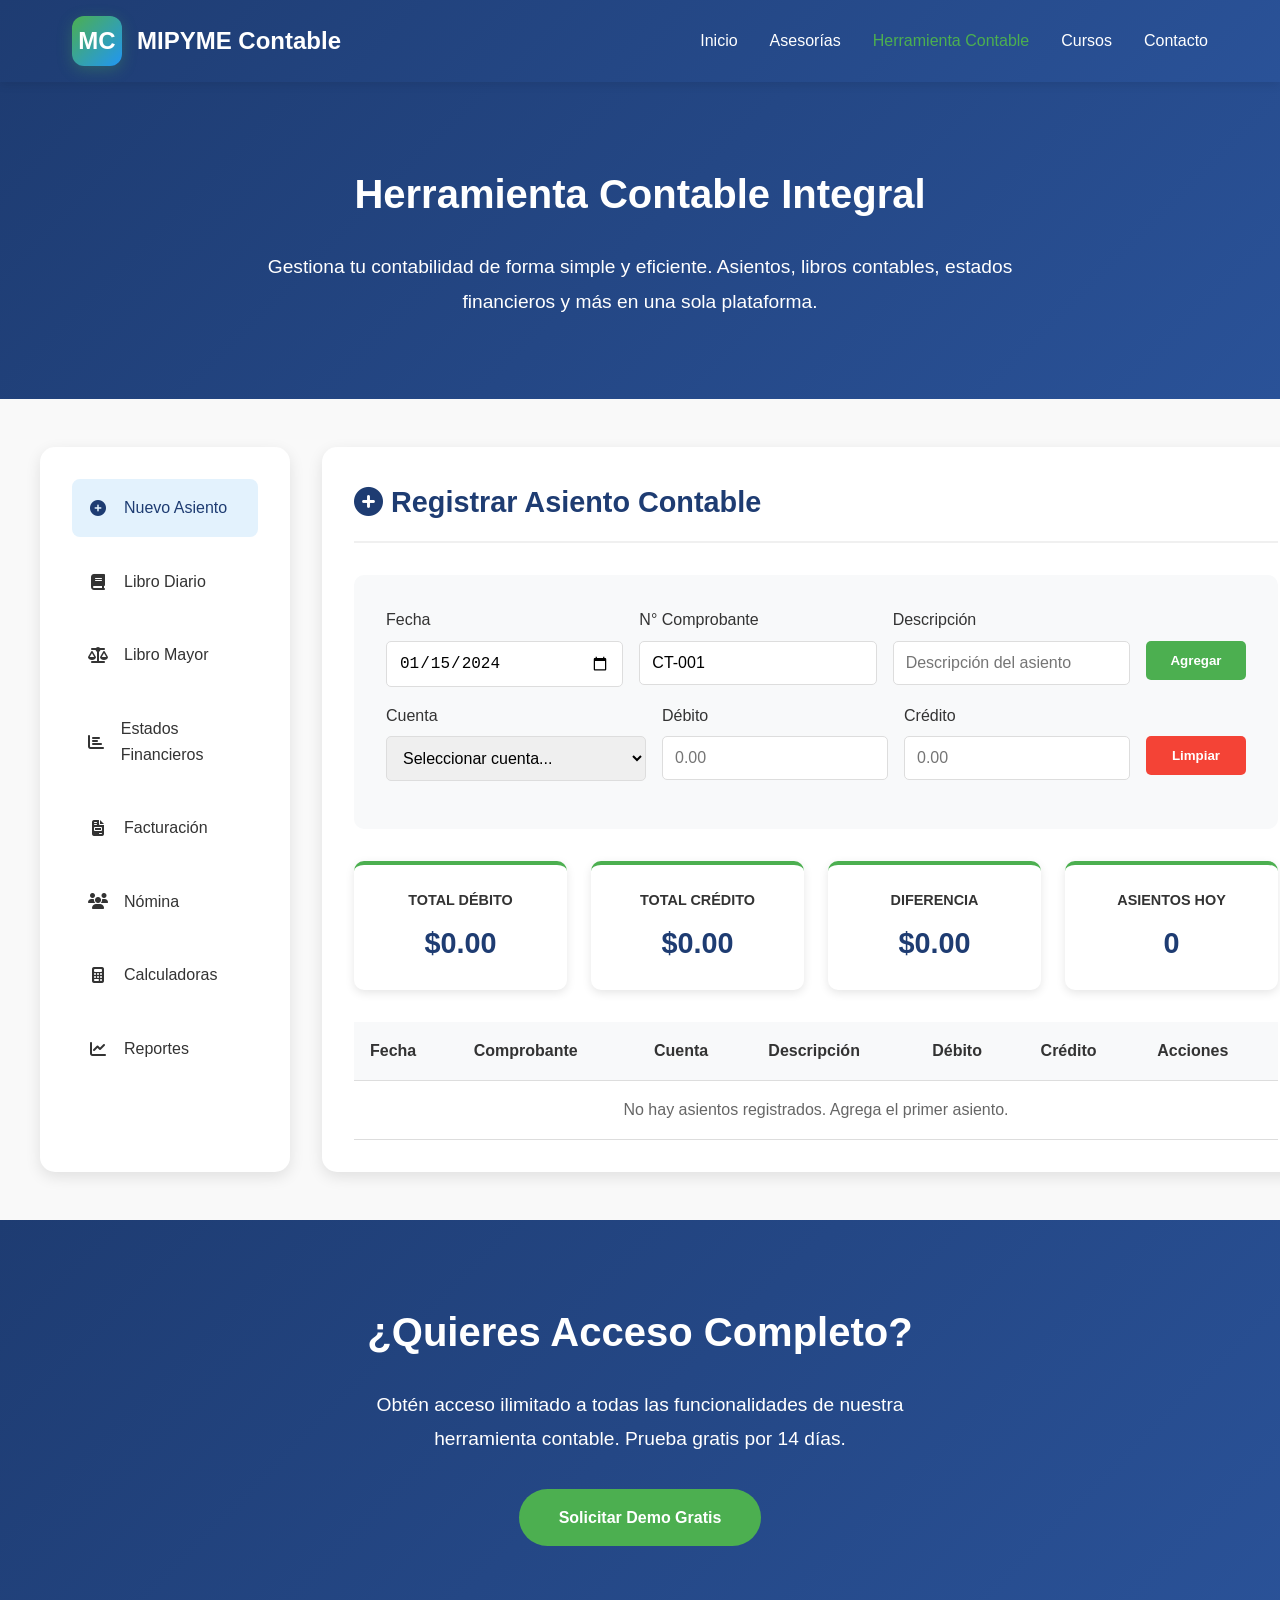
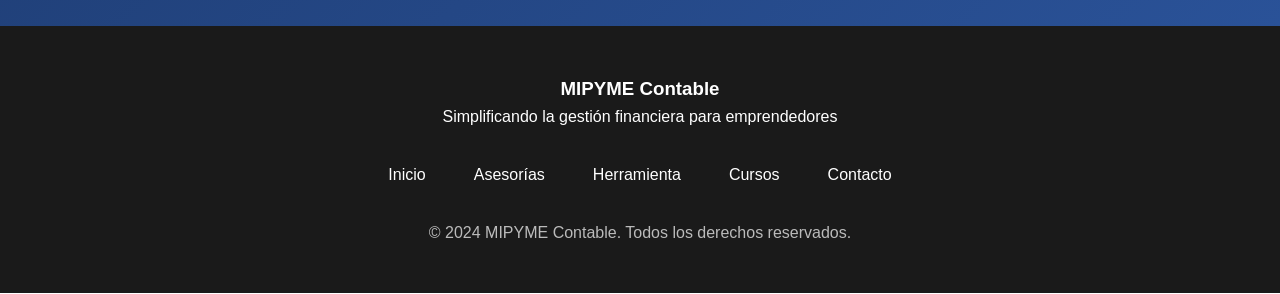
<file: MIPYME contable/herramienta.html>
<!DOCTYPE html>
<html lang="es">
<head>
    <meta charset="UTF-8">
    <meta name="viewport" content="width=device-width, initial-scale=1.0">
    <title>Herramienta Contable - MIPYME Contable</title>
    <link rel="stylesheet" href="https://cdnjs.cloudflare.com/ajax/libs/font-awesome/6.5.1/css/all.min.css">
    <style>
        * {
            margin: 0;
            padding: 0;
            box-sizing: border-box;
        }

        body {
            font-family: 'Segoe UI', Tahoma, Geneva, Verdana, sans-serif;
            line-height: 1.6;
            color: #333;
        }

        /* Header */
        header {
            background: linear-gradient(135deg, #1e3c72 0%, #2a5298 100%);
            color: white;
            padding: 1rem 0;
            box-shadow: 0 2px 10px rgba(0,0,0,0.1);
            position: sticky;
            top: 0;
            z-index: 1000;
        }

        nav {
            display: flex;
            justify-content: space-between;
            align-items: center;
            max-width: 1200px;
            margin: 0 auto;
            padding: 0 2rem;
        }

        .logo-container {
            display: flex;
            align-items: center;
            gap: 15px;
            text-decoration: none;
            color: white;
        }

        .logo {
            width: 50px;
            height: 50px;
            background: linear-gradient(135deg, #4CAF50 0%, #2196F3 100%);
            border-radius: 12px;
            display: flex;
            align-items: center;
            justify-content: center;
            font-size: 1.5rem;
            font-weight: bold;
            box-shadow: 0 4px 15px rgba(76, 175, 80, 0.3);
        }

        .logo-text {
            font-size: 1.5rem;
            font-weight: bold;
        }

        .nav-links {
            display: flex;
            list-style: none;
            gap: 2rem;
        }

        .nav-links a {
            color: white;
            text-decoration: none;
            transition: color 0.3s;
            font-weight: 500;
        }

        .nav-links a:hover,
        .nav-links a.active {
            color: #4CAF50;
        }

        .menu-toggle {
            display: none;
            font-size: 1.5rem;
            cursor: pointer;
        }

        /* Hero Section */
        .hero {
            background: linear-gradient(135deg, #1e3c72 0%, #2a5298 100%);
            color: white;
            padding: 5rem 2rem;
            text-align: center;
        }

        .hero h1 {
            font-size: 2.5rem;
            margin-bottom: 1.5rem;
        }

        .hero p {
            font-size: 1.2rem;
            max-width: 800px;
            margin: 0 auto;
            line-height: 1.8;
        }

        /* Dashboard Section */
        .dashboard {
            padding: 3rem 2rem;
            background: #f9f9f9;
        }

        .dashboard-container {
            max-width: 1200px;
            margin: 0 auto;
            display: grid;
            grid-template-columns: 250px 1fr;
            gap: 2rem;
        }

        /* Sidebar */
        .sidebar {
            background: white;
            border-radius: 15px;
            padding: 2rem;
            box-shadow: 0 5px 15px rgba(0,0,0,0.1);
        }

        .sidebar-menu {
            list-style: none;
        }

        .sidebar-menu li {
            margin-bottom: 1rem;
        }

        .sidebar-menu a {
            display: flex;
            align-items: center;
            gap: 1rem;
            padding: 1rem;
            color: #333;
            text-decoration: none;
            border-radius: 8px;
            transition: background 0.3s;
        }

        .sidebar-menu a:hover,
        .sidebar-menu a.active {
            background: #e3f2fd;
            color: #1e3c72;
        }

        .sidebar-menu i {
            width: 20px;
            text-align: center;
        }

        /* Main Content */
        .main-content {
            background: white;
            border-radius: 15px;
            padding: 2rem;
            box-shadow: 0 5px 15px rgba(0,0,0,0.1);
            min-height: 600px;
        }

        .module-header {
            display: flex;
            justify-content: space-between;
            align-items: center;
            margin-bottom: 2rem;
            padding-bottom: 1rem;
            border-bottom: 2px solid #f0f0f0;
        }

        .module-header h2 {
            color: #1e3c72;
            font-size: 1.8rem;
        }

        /* Módulos Ocultos por Defecto */
        .module {
            display: none;
        }

        .module.active {
            display: block;
        }

        /* Asientos Form */
        .asiento-form {
            background: #f8f9fa;
            padding: 2rem;
            border-radius: 10px;
            margin-bottom: 2rem;
        }

        .form-row {
            display: grid;
            grid-template-columns: 1fr 1fr 1fr 100px;
            gap: 1rem;
            margin-bottom: 1rem;
        }

        .form-group {
            display: flex;
            flex-direction: column;
        }

        .form-group label {
            margin-bottom: 0.5rem;
            font-weight: 500;
            color: #333;
        }

        .form-control {
            padding: 0.75rem;
            border: 1px solid #ddd;
            border-radius: 5px;
            font-size: 1rem;
        }

        .btn {
            padding: 0.75rem 1.5rem;
            border: none;
            border-radius: 5px;
            cursor: pointer;
            font-weight: bold;
            transition: all 0.3s;
        }

        .btn-primary {
            background: #4CAF50;
            color: white;
        }

        .btn-primary:hover {
            background: #45a049;
        }

        .btn-danger {
            background: #f44336;
            color: white;
        }

        .btn-danger:hover {
            background: #da190b;
        }

        .btn-info {
            background: #2196F3;
            color: white;
        }

        .btn-info:hover {
            background: #1976D2;
        }

        /* Tablas */
        .data-table {
            width: 100%;
            border-collapse: collapse;
            margin-top: 1rem;
        }

        .data-table th,
        .data-table td {
            padding: 1rem;
            text-align: left;
            border-bottom: 1px solid #ddd;
        }

        .data-table th {
            background: #f8f9fa;
            font-weight: 600;
            color: #333;
        }

        .data-table tr:hover {
            background: #f5f5f5;
        }

        /* Cards de Resumen */
        .summary-cards {
            display: grid;
            grid-template-columns: repeat(auto-fit, minmax(200px, 1fr));
            gap: 1.5rem;
            margin-bottom: 2rem;
        }

        .summary-card {
            background: white;
            padding: 1.5rem;
            border-radius: 10px;
            box-shadow: 0 3px 10px rgba(0,0,0,0.1);
            text-align: center;
            border-top: 4px solid #4CAF50;
        }

        .summary-card h3 {
            color: #333;
            font-size: 0.9rem;
            margin-bottom: 0.5rem;
            text-transform: uppercase;
        }

        .summary-card .value {
            font-size: 1.8rem;
            font-weight: bold;
            color: #1e3c72;
        }

        /* Calculadoras */
        .calculators {
            display: grid;
            grid-template-columns: repeat(auto-fit, minmax(300px, 1fr));
            gap: 2rem;
            margin-top: 2rem;
        }

        .calculator {
            background: #f8f9fa;
            padding: 2rem;
            border-radius: 10px;
        }

        .calculator h3 {
            color: #1e3c72;
            margin-bottom: 1.5rem;
        }

        /* Facturación */
        .factura-preview {
            background: white;
            border: 2px solid #ddd;
            border-radius: 10px;
            padding: 2rem;
            margin-top: 2rem;
        }

        .factura-header {
            text-align: center;
            border-bottom: 2px solid #1e3c72;
            padding-bottom: 1rem;
            margin-bottom: 2rem;
        }

        /* Nómina */
        .nomina-form {
            background: #f8f9fa;
            padding: 2rem;
            border-radius: 10px;
            margin-bottom: 2rem;
        }

        /* Estados Financieros */
        .estado-financiero {
            background: #f8f9fa;
            padding: 2rem;
            border-radius: 10px;
            margin-bottom: 1rem;
        }

        /* Reportes */
        .reporte-options {
            display: grid;
            grid-template-columns: repeat(auto-fit, minmax(250px, 1fr));
            gap: 1.5rem;
            margin-bottom: 2rem;
        }

        .reporte-option {
            background: #f8f9fa;
            padding: 1.5rem;
            border-radius: 10px;
            text-align: center;
            cursor: pointer;
            transition: transform 0.3s;
        }

        .reporte-option:hover {
            transform: translateY(-5px);
        }

        /* Demo Section */
        .demo-section {
            padding: 5rem 2rem;
            background: linear-gradient(135deg, #1e3c72 0%, #2a5298 100%);
            color: white;
            text-align: center;
        }

        .demo-section h2 {
            font-size: 2.5rem;
            margin-bottom: 1.5rem;
        }

        .demo-section p {
            font-size: 1.2rem;
            max-width: 600px;
            margin: 0 auto 2rem;
            line-height: 1.8;
        }

        .btn-demo {
            display: inline-block;
            padding: 1rem 2.5rem;
            background: #4CAF50;
            color: white;
            text-decoration: none;
            border-radius: 50px;
            font-weight: bold;
            transition: transform 0.3s, box-shadow 0.3s;
        }

        .btn-demo:hover {
            transform: translateY(-3px);
            box-shadow: 0 10px 20px rgba(76, 175, 80, 0.3);
        }

        /* Footer */
        footer {
            background: #1a1a1a;
            color: white;
            padding: 3rem 2rem;
            text-align: center;
        }

        .footer-content {
            max-width: 1200px;
            margin: 0 auto;
        }

        .footer-links {
            display: flex;
            justify-content: center;
            gap: 3rem;
            margin: 2rem 0;
            flex-wrap: wrap;
        }

        .footer-links a {
            color: white;
            text-decoration: none;
            transition: color 0.3s;
        }

        .footer-links a:hover {
            color: #4CAF50;
        }

        /* Responsive */
        @media (max-width: 768px) {
            .menu-toggle {
                display: block;
            }

            .nav-links {
                display: none;
                position: absolute;
                top: 100%;
                left: 0;
                right: 0;
                background: #1e3c72;
                flex-direction: column;
                padding: 2rem;
                gap: 1rem;
            }

            .nav-links.active {
                display: flex;
            }

            .hero h1 {
                font-size: 2rem;
            }

            .dashboard-container {
                grid-template-columns: 1fr;
            }

            .form-row {
                grid-template-columns: 1fr;
            }

            .summary-cards {
                grid-template-columns: 1fr;
            }
        }
    </style>
</head>
<body>
    <header>
        <nav>
            <a href="index.html" class="logo-container">
                <div class="logo">MC</div>
                <span class="logo-text">MIPYME Contable</span>
            </a>
            <div class="menu-toggle" onclick="toggleMenu()">
                <i class="fas fa-bars"></i>
            </div>
            <ul class="nav-links" id="navLinks">
                <li><a href="index.html">Inicio</a></li>
                <li><a href="asesorias.html">Asesorías</a></li>
                <li><a href="herramienta.html" class="active">Herramienta Contable</a></li>
                <li><a href="cursos.html">Cursos</a></li>
                <li><a href="contacto.html">Contacto</a></li>
            </ul>
        </nav>
    </header>

    <section class="hero">
        <h1>Herramienta Contable Integral</h1>
        <p>Gestiona tu contabilidad de forma simple y eficiente. Asientos, libros contables, estados financieros y más en una sola plataforma.</p>
    </section>

    <section class="dashboard">
        <div class="dashboard-container">
            <!-- Sidebar -->
            <div class="sidebar">
                <ul class="sidebar-menu">
                    <li><a href="#" class="active" onclick="cambiarModulo('nuevo-asiento')"><i class="fas fa-plus-circle"></i> Nuevo Asiento</a></li>
                    <li><a href="#" onclick="cambiarModulo('libro-diario')"><i class="fas fa-book"></i> Libro Diario</a></li>
                    <li><a href="#" onclick="cambiarModulo('libro-mayor')"><i class="fas fa-balance-scale"></i> Libro Mayor</a></li>
                    <li><a href="#" onclick="cambiarModulo('estados-financieros')"><i class="fas fa-chart-bar"></i> Estados Financieros</a></li>
                    <li><a href="#" onclick="cambiarModulo('facturacion')"><i class="fas fa-file-invoice"></i> Facturación</a></li>
                    <li><a href="#" onclick="cambiarModulo('nomina')"><i class="fas fa-users"></i> Nómina</a></li>
                    <li><a href="#" onclick="cambiarModulo('calculadoras')"><i class="fas fa-calculator"></i> Calculadoras</a></li>
                    <li><a href="#" onclick="cambiarModulo('reportes')"><i class="fas fa-chart-line"></i> Reportes</a></li>
                </ul>
            </div>

            <!-- Main Content -->
            <div class="main-content">
                <!-- Módulo: Nuevo Asiento -->
                <div id="nuevo-asiento" class="module active">
                    <div class="module-header">
                        <h2><i class="fas fa-plus-circle"></i> Registrar Asiento Contable</h2>
                    </div>

                    <!-- Formulario de Asiento -->
                    <div class="asiento-form">
                        <div class="form-row">
                            <div class="form-group">
                                <label for="fecha">Fecha</label>
                                <input type="date" id="fecha" class="form-control" value="2024-01-15">
                            </div>
                            <div class="form-group">
                                <label for="comprobante">N° Comprobante</label>
                                <input type="text" id="comprobante" class="form-control" value="CT-001">
                            </div>
                            <div class="form-group">
                                <label for="descripcion">Descripción</label>
                                <input type="text" id="descripcion" class="form-control" placeholder="Descripción del asiento">
                            </div>
                            <div class="form-group">
                                <label>&nbsp;</label>
                                <button class="btn btn-primary" onclick="agregarAsiento()">Agregar</button>
                            </div>
                        </div>

                        <div class="form-row">
                            <div class="form-group">
                                <label for="cuenta">Cuenta</label>
                                <select id="cuenta" class="form-control">
                                    <option value="">Seleccionar cuenta...</option>
                                    <option value="1105">1105 - Caja</option>
                                    <option value="1110">1110 - Bancos</option>
                                    <option value="1305">1305 - Clientes</option>
                                    <option value="1435">1435 - Inventario</option>
                                    <option value="2408">2408 - Proveedores</option>
                                    <option value="3115">3115 - Capital Social</option>
                                    <option value="4135">4135 - Ventas</option>
                                    <option value="5105">5105 - Gastos Administrativos</option>
                                </select>
                            </div>
                            <div class="form-group">
                                <label for="debe">Débito</label>
                                <input type="number" id="debe" class="form-control" placeholder="0.00" step="0.01">
                            </div>
                            <div class="form-group">
                                <label for="haber">Crédito</label>
                                <input type="number" id="haber" class="form-control" placeholder="0.00" step="0.01">
                            </div>
                            <div class="form-group">
                                <label>&nbsp;</label>
                                <button class="btn btn-danger" onclick="limpiarCampos()">Limpiar</button>
                            </div>
                        </div>
                    </div>

                    <!-- Resumen -->
                    <div class="summary-cards">
                        <div class="summary-card">
                            <h3>Total Débito</h3>
                            <div class="value" id="total-debito">$0.00</div>
                        </div>
                        <div class="summary-card">
                            <h3>Total Crédito</h3>
                            <div class="value" id="total-credito">$0.00</div>
                        </div>
                        <div class="summary-card">
                            <h3>Diferencia</h3>
                            <div class="value" id="diferencia">$0.00</div>
                        </div>
                        <div class="summary-card">
                            <h3>Asientos Hoy</h3>
                            <div class="value" id="total-asientos">0</div>
                        </div>
                    </div>

                    <!-- Tabla de Asientos -->
                    <table class="data-table">
                        <thead>
                            <tr>
                                <th>Fecha</th>
                                <th>Comprobante</th>
                                <th>Cuenta</th>
                                <th>Descripción</th>
                                <th>Débito</th>
                                <th>Crédito</th>
                                <th>Acciones</th>
                            </tr>
                        </thead>
                        <tbody id="tablaAsientos">
                            <tr>
                                <td colspan="7" style="text-align: center; color: #666;">
                                    No hay asientos registrados. Agrega el primer asiento.
                                </td>
                            </tr>
                        </tbody>
                    </table>
                </div>

                <!-- Módulo: Libro Diario -->
                <div id="libro-diario" class="module">
                    <div class="module-header">
                        <h2><i class="fas fa-book"></i> Libro Diario</h2>
                        <button class="btn btn-primary" onclick="generarLibroDiario()">
                            <i class="fas fa-sync"></i> Generar Reporte
                        </button>
                    </div>
                    
                    <div class="summary-cards">
                        <div class="summary-card">
                            <h3>Total Movimientos</h3>
                            <div class="value" id="total-movimientos">0</div>
                        </div>
                        <div class="summary-card">
                            <h3>Período</h3>
                            <div class="value" id="periodo-libro">Enero 2024</div>
                        </div>
                    </div>

                    <table class="data-table">
                        <thead>
                            <tr>
                                <th>Fecha</th>
                                <th>Comprobante</th>
                                <th>Descripción</th>
                                <th>Cuenta</th>
                                <th>Débito</th>
                                <th>Crédito</th>
                            </tr>
                        </thead>
                        <tbody id="tablaLibroDiario">
                            <tr>
                                <td colspan="6" style="text-align: center; color: #666;">
                                    No hay movimientos en el libro diario. Registra asientos primero.
                                </td>
                            </tr>
                        </tbody>
                    </table>
                </div>

                <!-- Módulo: Libro Mayor -->
                <div id="libro-mayor" class="module">
                    <div class="module-header">
                        <h2><i class="fas fa-balance-scale"></i> Libro Mayor</h2>
                        <div>
                            <select id="cuenta-mayor" class="form-control" style="display: inline-block; width: auto;" onchange="filtrarLibroMayor()">
                                <option value="">Todas las cuentas</option>
                                <option value="1105">1105 - Caja</option>
                                <option value="1110">1110 - Bancos</option>
                                <option value="1305">1305 - Clientes</option>
                                <option value="1435">1435 - Inventario</option>
                                <option value="2408">2408 - Proveedores</option>
                            </select>
                        </div>
                    </div>

                    <table class="data-table">
                        <thead>
                            <tr>
                                <th>Cuenta</th>
                                <th>Descripción</th>
                                <th>Debe</th>
                                <th>Haber</th>
                                <th>Saldo</th>
                            </tr>
                        </thead>
                        <tbody id="tablaLibroMayor">
                            <tr>
                                <td colspan="5" style="text-align: center; color: #666;">
                                    No hay datos para mostrar en el libro mayor.
                                </td>
                            </tr>
                        </tbody>
                    </table>
                </div>

                <!-- Módulo: Estados Financieros -->
                <div id="estados-financieros" class="module">
                    <div class="module-header">
                        <h2><i class="fas fa-chart-bar"></i> Estados Financieros</h2>
                        <div>
                            <select id="periodo-estados" class="form-control" style="display: inline-block; width: auto;">
                                <option value="2024-01">Enero 2024</option>
                                <option value="2024-02">Febrero 2024</option>
                            </select>
                        </div>
                    </div>

                    <div class="estado-financiero">
                        <h3>Estado de Resultados</h3>
                        <table class="data-table">
                            <tbody>
                                <tr>
                                    <td><strong>Ingresos por Ventas</strong></td>
                                    <td style="text-align: right;">$0.00</td>
                                </tr>
                                <tr>
                                    <td>Menos: Costo de Ventas</td>
                                    <td style="text-align: right;">$0.00</td>
                                </tr>
                                <tr style="border-top: 2px solid #333;">
                                    <td><strong>Utilidad Bruta</strong></td>
                                    <td style="text-align: right;">$0.00</td>
                                </tr>
                                <tr>
                                    <td>Menos: Gastos Operativos</td>
                                    <td style="text-align: right;">$0.00</td>
                                </tr>
                                <tr style="border-top: 2px solid #333;">
                                    <td><strong>Utilidad Neta</strong></td>
                                    <td style="text-align: right;">$0.00</td>
                                </tr>
                            </tbody>
                        </table>
                    </div>

                    <div class="estado-financiero">
                        <h3>Balance General</h3>
                        <table class="data-table">
                            <tbody>
                                <tr>
                                    <td colspan="2"><strong>ACTIVOS</strong></td>
                                </tr>
                                <tr>
                                    <td>Efectivo</td>
                                    <td style="text-align: right;">$0.00</td>
                                </tr>
                                <tr>
                                    <td>Cuentas por Cobrar</td>
                                    <td style="text-align: right;">$0.00</td>
                                </tr>
                                <tr>
                                    <td>Inventario</td>
                                    <td style="text-align: right;">$0.00</td>
                                </tr>
                                <tr style="border-top: 1px solid #333;">
                                    <td><strong>Total Activos</strong></td>
                                    <td style="text-align: right;">$0.00</td>
                                </tr>
                            </tbody>
                        </table>
                    </div>
                </div>

                <!-- Módulo: Facturación -->
                <div id="facturacion" class="module">
                    <div class="module-header">
                        <h2><i class="fas fa-file-invoice"></i> Facturación Electrónica</h2>
                        <button class="btn btn-primary" onclick="limpiarFormFactura()">
                            <i class="fas fa-plus"></i> Nueva Factura
                        </button>
                    </div>

                    <div class="asiento-form">
                        <div class="form-row">
                            <div class="form-group">
                                <label for="cliente">Cliente *</label>
                                <input type="text" id="cliente" class="form-control" placeholder="Nombre del cliente" required>
                            </div>
                            <div class="form-group">
                                <label for="nit">NIT/Cédula *</label>
                                <input type="text" id="nit" class="form-control" placeholder="Número de identificación" required>
                            </div>
                            <div class="form-group">
                                <label for="producto">Producto/Servicio *</label>
                                <input type="text" id="producto" class="form-control" placeholder="Descripción" required>
                            </div>
                            <div class="form-group">
                                <label for="valor">Valor *</label>
                                <input type="number" id="valor" class="form-control" placeholder="0.00" step="0.01" required>
                            </div>
                        </div>
                        <div class="form-row">
                            <div class="form-group">
                                <label for="cantidad">Cantidad</label>
                                <input type="number" id="cantidad" class="form-control" value="1" min="1">
                            </div>
                            <div class="form-group">
                                <label for="fecha-factura">Fecha Factura</label>
                                <input type="date" id="fecha-factura" class="form-control">
                            </div>
                            <div class="form-group">
                                <label>&nbsp;</label>
                                <button class="btn btn-primary" onclick="agregarFactura()">
                                    <i class="fas fa-plus"></i> Agregar Factura
                                </button>
                            </div>
                        </div>
                    </div>

                    <!-- Lista de Facturas -->
                    <div style="margin: 2rem 0;">
                        <h3 style="color: #1e3c72; margin-bottom: 1rem;">
                            <i class="fas fa-list"></i> Facturas Registradas
                        </h3>
                        
                        <div id="lista-facturas" style="max-height: 300px; overflow-y: auto; border: 1px solid #ddd; border-radius: 8px;">
                            <table class="data-table">
                                <thead style="position: sticky; top: 0; background: #f8f9fa;">
                                    <tr>
                                        <th>N° Factura</th>
                                        <th>Cliente</th>
                                        <th>Fecha</th>
                                        <th>Producto</th>
                                        <th>Valor</th>
                                        <th>Total</th>
                                        <th>Acciones</th>
                                    </tr>
                                </thead>
                                <tbody id="tablaFacturas">
                                    <tr>
                                        <td colspan="7" style="text-align: center; color: #666; padding: 2rem;">
                                            No hay facturas registradas. Agrega la primera factura.
                                        </td>
                                    </tr>
                                </tbody>
                            </table>
                        </div>
                    </div>

                    <!-- Vista Previa de Factura -->
                    <div class="factura-preview">
                        <div class="factura-header">
                            <h3>FACTURA DE VENTA</h3>
                            <p>MIPYME Contable - NIT: 123456789-0</p>
                            <p>Resolución DIAN: 1876400000000</p>
                        </div>
                        <div id="preview-factura">
                            <div style="text-align: center; padding: 3rem; color: #666;">
                                <i class="fas fa-file-invoice fa-3x" style="margin-bottom: 1rem;"></i>
                                <h4>Vista Previa de Factura</h4>
                                <p>Selecciona una factura de la lista para verla aquí</p>
                            </div>
                        </div>
                    </div>
                </div>

                <!-- Módulo: Nómina -->
                <div id="nomina" class="module">
                    <div class="module-header">
                        <h2><i class="fas fa-users"></i> Liquidación de Nómina</h2>
                        <button class="btn btn-primary" onclick="calcularNomina()">
                            <i class="fas fa-calculator"></i> Calcular Nómina
                        </button>
                    </div>

                    <div class="nomina-form">
                        <div class="form-row">
                            <div class="form-group">
                                <label for="empleado">Empleado</label>
                                <input type="text" id="empleado" class="form-control" placeholder="Nombre del empleado">
                            </div>
                            <div class="form-group">
                                <label for="salario">Salario Base</label>
                                <input type="number" id="salario" class="form-control" placeholder="0.00" step="0.01">
                            </div>
                            <div class="form-group">
                                <label for="dias">Días Trabajados</label>
                                <input type="number" id="dias" class="form-control" value="30" min="1" max="31">
                            </div>
                            <div class="form-group">
                                <label>&nbsp;</label>
                                <button class="btn btn-primary" onclick="agregarEmpleado()">Agregar</button>
                            </div>
                        </div>
                    </div>

                    <table class="data-table">
                        <thead>
                            <tr>
                                <th>Empleado</th>
                                <th>Salario Base</th>
                                <th>Días</th>
                                <th>Devengado</th>
                                <th>Deducciones</th>
                                <th>Neto a Pagar</th>
                            </tr>
                        </thead>
                        <tbody id="tablaNomina">
                            <tr>
                                <td colspan="6" style="text-align: center; color: #666;">
                                    No hay empleados registrados. Agrega el primer empleado.
                                </td>
                            </tr>
                        </tbody>
                    </table>
                </div>

                <!-- Módulo: Calculadoras -->
                <div id="calculadoras" class="module">
                    <div class="module-header">
                        <h2><i class="fas fa-calculator"></i> Calculadoras Financieras</h2>
                    </div>

                    <div class="calculators">
                        <div class="calculator">
                            <h3><i class="fas fa-calculator"></i> Calculadora de IVA</h3>
                            <div class="form-group">
                                <label>Valor Base</label>
                                <input type="number" id="valorBase" class="form-control" placeholder="0.00" step="0.01">
                            </div>
                            <div class="form-group">
                                <label>IVA (19%)</label>
                                <input type="number" id="iva" class="form-control" readonly>
                            </div>
                            <div class="form-group">
                                <label>Total</label>
                                <input type="number" id="totalIva" class="form-control" readonly>
                            </div>
                            <button class="btn btn-primary" onclick="calcularIVA()">Calcular IVA</button>
                        </div>

                        <div class="calculator">
                            <h3><i class="fas fa-percentage"></i> Retención en la Fuente</h3>
                            <div class="form-group">
                                <label>Valor Factura</label>
                                <input type="number" id="valorFactura" class="form-control" placeholder="0.00" step="0.01">
                            </div>
                            <div class="form-group">
                                <label>Porcentaje Retención</label>
                                <input type="number" id="porcentajeRet" class="form-control" value="3.5" step="0.1">
                            </div>
                            <div class="form-group">
                                <label>Valor a Retener</label>
                                <input type="number" id="valorRetener" class="form-control" readonly>
                            </div>
                            <button class="btn btn-primary" onclick="calcularRetencion()">Calcular Retención</button>
                        </div>

                        <div class="calculator">
                            <h3><i class="fas fa-chart-line"></i> Punto de Equilibrio</h3>
                            <div class="form-group">
                                <label>Costos Fijos</label>
                                <input type="number" id="costosFijos" class="form-control" placeholder="0.00" step="0.01">
                            </div>
                            <div class="form-group">
                                <label>Precio de Venta</label>
                                <input type="number" id="precioVenta" class="form-control" placeholder="0.00" step="0.01">
                            </div>
                            <div class="form-group">
                                <label>Costo Variable Unitario</label>
                                <input type="number" id="costoVariable" class="form-control" placeholder="0.00" step="0.01">
                            </div>
                            <div class="form-group">
                                <label>Punto de Equilibrio</label>
                                <input type="number" id="puntoEquilibrio" class="form-control" readonly>
                            </div>
                            <button class="btn btn-primary" onclick="calcularPuntoEquilibrio()">Calcular</button>
                        </div>
                    </div>
                </div>

                <!-- Módulo: Reportes -->
                <div id="reportes" class="module">
                    <div class="module-header">
                        <h2><i class="fas fa-chart-line"></i> Reportes y Análisis</h2>
                        <button class="btn btn-primary" onclick="generarReporteCompleto()">
                            <i class="fas fa-download"></i> Exportar Reporte
                        </button>
                    </div>

                    <div class="reporte-options">
                        <div class="reporte-option" onclick="mostrarReporte('ventas')">
                            <i class="fas fa-chart-bar fa-3x" style="color: #4CAF50; margin-bottom: 1rem;"></i>
                            <h3>Reporte de Ventas</h3>
                            <p>Análisis de ingresos y tendencias</p>
                        </div>
                        <div class="reporte-option" onclick="mostrarReporte('gastos')">
                            <i class="fas fa-money-bill-wave fa-3x" style="color: #2196F3; margin-bottom: 1rem;"></i>
                            <h3>Reporte de Gastos</h3>
                            <p>Control y categorización de egresos</p>
                        </div>
                        <div class="reporte-option" onclick="mostrarReporte('flujo')">
                            <i class="fas fa-exchange-alt fa-3x" style="color: #FF9800; margin-bottom: 1rem;"></i>
                            <h3>Flujo de Caja</h3>
                            <p>Proyección de ingresos y egresos</p>
                        </div>
                    </div>

                    <div id="contenido-reporte">
                        <div style="text-align: center; padding: 3rem; color: #666;">
                            <i class="fas fa-chart-line fa-4x" style="margin-bottom: 1rem;"></i>
                            <h3>Selecciona un tipo de reporte</h3>
                            <p>Haz clic en una de las opciones anteriores para generar el reporte correspondiente</p>
                        </div>
                    </div>
                </div>
            </div>
        </div>
    </section>

    <section class="demo-section">
        <h2>¿Quieres Acceso Completo?</h2>
        <p>Obtén acceso ilimitado a todas las funcionalidades de nuestra herramienta contable. Prueba gratis por 14 días.</p>
        <a href="contacto.html" class="btn-demo">Solicitar Demo Gratis</a>
    </section>

    <footer>
        <div class="footer-content">
            <h3>MIPYME Contable</h3>
            <p>Simplificando la gestión financiera para emprendedores</p>
            <div class="footer-links">
                <a href="index.html">Inicio</a>
                <a href="asesorias.html">Asesorías</a>
                <a href="herramienta.html">Herramienta</a>
                <a href="cursos.html">Cursos</a>
                <a href="contacto.html">Contacto</a>
            </div>
            <p style="margin-top: 2rem; opacity: 0.7;">&copy; 2024 MIPYME Contable. Todos los derechos reservados.</p>
        </div>
    </footer>

    <script>
        // Datos globales para la aplicación
        let asientos = [];
        let facturas = [];
        let empleados = [];

        // Inicializar fecha de factura
        document.addEventListener('DOMContentLoaded', function() {
            document.getElementById('fecha-factura').value = new Date().toISOString().split('T')[0];
            actualizarResumen();
            actualizarListaFacturas();
        });

        // Navegación entre módulos
        function cambiarModulo(moduloId) {
            // Ocultar todos los módulos
            document.querySelectorAll('.module').forEach(mod => {
                mod.classList.remove('active');
            });
            
            // Mostrar el módulo seleccionado
            document.getElementById(moduloId).classList.add('active');
            
            // Actualizar menú activo
            document.querySelectorAll('.sidebar-menu a').forEach(link => {
                link.classList.remove('active');
            });
            event.target.classList.add('active');
            
            // Si es libro diario, generar reporte automáticamente
            if (moduloId === 'libro-diario') {
                generarLibroDiario();
            }
        }

        // Funciones para Nuevo Asiento
        function agregarAsiento() {
            const fecha = document.getElementById('fecha').value;
            const comprobante = document.getElementById('comprobante').value;
            const descripcion = document.getElementById('descripcion').value;
            const cuenta = document.getElementById('cuenta').value;
            const debe = parseFloat(document.getElementById('debe').value) || 0;
            const haber = parseFloat(document.getElementById('haber').value) || 0;

            if (!cuenta || (!debe && !haber)) {
                alert('Por favor complete todos los campos requeridos');
                return;
            }

            const asiento = {
                fecha,
                comprobante,
                descripcion,
                cuenta,
                debe,
                haber,
                id: Date.now()
            };

            asientos.push(asiento);
            actualizarTablaAsientos();
            limpiarCampos();
            actualizarResumen();
        }

        function actualizarTablaAsientos() {
            const tabla = document.getElementById('tablaAsientos');
            tabla.innerHTML = '';

            if (asientos.length === 0) {
                tabla.innerHTML = `
                    <tr>
                        <td colspan="7" style="text-align: center; color: #666;">
                            No hay asientos registrados. Agrega el primer asiento.
                        </td>
                    </tr>
                `;
                return;
            }

            asientos.forEach(asiento => {
                const fila = tabla.insertRow();
                fila.innerHTML = `
                    <td>${asiento.fecha}</td>
                    <td>${asiento.comprobante}</td>
                    <td>${asiento.cuenta}</td>
                    <td>${asiento.descripcion}</td>
                    <td>${asiento.debe ? '$' + asiento.debe.toFixed(2) : '$0.00'}</td>
                    <td>${asiento.haber ? '$' + asiento.haber.toFixed(2) : '$0.00'}</td>
                    <td>
                        <button class="btn btn-danger" onclick="eliminarAsiento(${asiento.id})">
                            <i class="fas fa-trash"></i>
                        </button>
                    </td>
                `;
            });
        }

        function eliminarAsiento(id) {
            asientos = asientos.filter(asiento => asiento.id !== id);
            actualizarTablaAsientos();
            actualizarResumen();
        }

        function limpiarCampos() {
            document.getElementById('cuenta').value = '';
            document.getElementById('debe').value = '';
            document.getElementById('haber').value = '';
            document.getElementById('descripcion').value = '';
        }

        function actualizarResumen() {
            const totalDebito = asientos.reduce((sum, asiento) => sum + asiento.debe, 0);
            const totalCredito = asientos.reduce((sum, asiento) => sum + asiento.haber, 0);
            const diferencia = totalDebito - totalCredito;

            document.getElementById('total-debito').textContent = '$' + totalDebito.toFixed(2);
            document.getElementById('total-credito').textContent = '$' + totalCredito.toFixed(2);
            document.getElementById('diferencia').textContent = '$' + diferencia.toFixed(2);
            document.getElementById('total-asientos').textContent = asientos.length;
        }

        // Funciones para Libro Diario
        function generarLibroDiario() {
            const tabla = document.getElementById('tablaLibroDiario');
            
            if (asientos.length === 0) {
                tabla.innerHTML = `
                    <tr>
                        <td colspan="6" style="text-align: center; color: #666;">
                            No hay movimientos en el libro diario. Registra asientos primero.
                        </td>
                    </tr>
                `;
                return;
            }

            tabla.innerHTML = '';
            asientos.forEach(asiento => {
                const fila = tabla.insertRow();
                fila.innerHTML = `
                    <td>${asiento.fecha}</td>
                    <td>${asiento.comprobante}</td>
                    <td>${asiento.descripcion}</td>
                    <td>${asiento.cuenta}</td>
                    <td>${asiento.debe ? '$' + asiento.debe.toFixed(2) : '$0.00'}</td>
                    <td>${asiento.haber ? '$' + asiento.haber.toFixed(2) : '$0.00'}</td>
                `;
            });

            document.getElementById('total-movimientos').textContent = asientos.length;
        }

        // Funciones para Libro Mayor
        function filtrarLibroMayor() {
            const cuentaSeleccionada = document.getElementById('cuenta-mayor').value;
            const tabla = document.getElementById('tablaLibroMayor');
            
            // Simulación de datos del libro mayor
            const datosMayor = [
                { cuenta: '1105', descripcion: 'Caja', debe: 5000, haber: 2000, saldo: 3000 },
                { cuenta: '1110', descripcion: 'Bancos', debe: 15000, haber: 5000, saldo: 10000 },
                { cuenta: '1305', descripcion: 'Clientes', debe: 8000, haber: 3000, saldo: 5000 },
                { cuenta: '1435', descripcion: 'Inventario', debe: 12000, haber: 7000, saldo: 5000 },
                { cuenta: '2408', descripcion: 'Proveedores', debe: 4000, haber: 9000, saldo: -5000 }
            ];

            const datosFiltrados = cuentaSeleccionada ? 
                datosMayor.filter(item => item.cuenta === cuentaSeleccionada) : 
                datosMayor;

            tabla.innerHTML = '';
            datosFiltrados.forEach(item => {
                const fila = tabla.insertRow();
                fila.innerHTML = `
                    <td>${item.cuenta}</td>
                    <td>${item.descripcion}</td>
                    <td>$${item.debe.toFixed(2)}</td>
                    <td>$${item.haber.toFixed(2)}</td>
                    <td>$${item.saldo.toFixed(2)}</td>
                `;
            });
        }

        // Funciones para Facturación
        function agregarFactura() {
            const cliente = document.getElementById('cliente').value;
            const nit = document.getElementById('nit').value;
            const producto = document.getElementById('producto').value;
            const valor = parseFloat(document.getElementById('valor').value) || 0;
            const cantidad = parseInt(document.getElementById('cantidad').value) || 1;
            const fecha = document.getElementById('fecha-factura').value;

            if (!cliente || !nit || !producto || !valor) {
                alert('Por favor complete todos los campos requeridos (*)');
                return;
            }

            const subtotal = valor * cantidad;
            const iva = subtotal * 0.19;
            const total = subtotal + iva;

            const factura = {
                id: Date.now(),
                numero: 'F-' + (facturas.length + 1).toString().padStart(4, '0'),
                cliente,
                nit,
                fecha,
                items: [{
                    producto,
                    cantidad,
                    valorUnitario: valor,
                    subtotal: subtotal
                }],
                subtotal: subtotal,
                iva: iva,
                total: total,
                estado: 'Pendiente'
            };

            facturas.push(factura);
            actualizarListaFacturas();
            limpiarFormFactura();
            mostrarFactura(factura.id);
            
            alert(`Factura ${factura.numero} creada exitosamente`);
        }

        function actualizarListaFacturas() {
            const tabla = document.getElementById('tablaFacturas');
            
            if (facturas.length === 0) {
                tabla.innerHTML = `
                    <tr>
                        <td colspan="7" style="text-align: center; color: #666; padding: 2rem;">
                            No hay facturas registradas. Agrega la primera factura.
                        </td>
                    </tr>
                `;
                return;
            }

            tabla.innerHTML = '';
            facturas.forEach(factura => {
                const fila = tabla.insertRow();
                fila.innerHTML = `
                    <td><strong>${factura.numero}</strong></td>
                    <td>${factura.cliente}</td>
                    <td>${factura.fecha}</td>
                    <td>${factura.items[0].producto}</td>
                    <td>$${factura.items[0].valorUnitario.toFixed(2)}</td>
                    <td><strong>$${factura.total.toFixed(2)}</strong></td>
                    <td>
                        <button class="btn btn-info" onclick="mostrarFactura(${factura.id})" title="Ver Factura">
                            <i class="fas fa-eye"></i>
                        </button>
                        <button class="btn btn-danger" onclick="eliminarFactura(${factura.id})" title="Eliminar Factura">
                            <i class="fas fa-trash"></i>
                        </button>
                    </td>
                `;
            });
        }

        function eliminarFactura(id) {
            if (confirm('¿Estás seguro de que quieres eliminar esta factura? Esta acción no se puede deshacer.')) {
                const facturaIndex = facturas.findIndex(f => f.id === id);
                const facturaNumero = facturas[facturaIndex].numero;
                
                facturas.splice(facturaIndex, 1);
                actualizarListaFacturas();
                
                // Limpiar vista previa
                document.getElementById('preview-factura').innerHTML = `
                    <div style="text-align: center; padding: 3rem; color: #666;">
                        <i class="fas fa-file-invoice fa-3x" style="margin-bottom: 1rem;"></i>
                        <h4>Vista Previa de Factura</h4>
                        <p>Selecciona una factura de la lista para verla aquí</p>
                    </div>
                `;
                
                alert(`Factura ${facturaNumero} eliminada exitosamente`);
            }
        }

        function mostrarFactura(id) {
            const factura = facturas.find(f => f.id === id);
            if (!factura) return;

            const preview = document.getElementById('preview-factura');
            
            let itemsHTML = '';
            factura.items.forEach(item => {
                itemsHTML += `
                    <tr>
                        <td>${item.producto}</td>
                        <td>${item.cantidad}</td>
                        <td>$${item.valorUnitario.toFixed(2)}</td>
                        <td>$${item.subtotal.toFixed(2)}</td>
                    </tr>
                `;
            });

            preview.innerHTML = `
                <div style="display: grid; grid-template-columns: 1fr 1fr; gap: 2rem; margin-bottom: 2rem;">
                    <div>
                        <p><strong>Factura No:</strong> ${factura.numero}</p>
                        <p><strong>Fecha:</strong> ${factura.fecha}</p>
                        <p><strong>Estado:</strong> 
                            <span style="padding: 0.25rem 0.5rem; border-radius: 4px; 
                                  background: ${factura.estado === 'Pendiente' ? '#fff3cd' : '#d1ecf1'}; 
                                  color: ${factura.estado === 'Pendiente' ? '#856404' : '#0c5460'};">
                                ${factura.estado}
                            </span>
                        </p>
                    </div>
                    <div>
                        <p><strong>Cliente:</strong> ${factura.cliente}</p>
                        <p><strong>NIT/Cédula:</strong> ${factura.nit}</p>
                    </div>
                </div>
                
                <table class="data-table">
                    <thead>
                        <tr>
                            <th>Descripción</th>
                            <th>Cantidad</th>
                            <th>Valor Unitario</th>
                            <th>Subtotal</th>
                        </tr>
                    </thead>
                    <tbody>
                        ${itemsHTML}
                    </tbody>
                    <tfoot style="background: #f8f9fa;">
                        <tr>
                            <td colspan="3" style="text-align: right;"><strong>Subtotal:</strong></td>
                            <td><strong>$${factura.subtotal.toFixed(2)}</strong></td>
                        </tr>
                        <tr>
                            <td colspan="3" style="text-align: right;"><strong>IVA (19%):</strong></td>
                            <td><strong>$${factura.iva.toFixed(2)}</strong></td>
                        </tr>
                        <tr style="border-top: 2px solid #333;">
                            <td colspan="3" style="text-align: right;"><strong>TOTAL:</strong></td>
                            <td><strong style="font-size: 1.2em;">$${factura.total.toFixed(2)}</strong></td>
                        </tr>
                    </tfoot>
                </table>
                
                <div style="margin-top: 2rem; text-align: center; padding: 1rem; background: #f8f9fa; border-radius: 5px;">
                    <p><strong>Información de Pago:</strong></p>
                    <p>Banco: Banco Ejemplo | Cuenta: 123-456789-00</p>
                    <p>Plazo de pago: 30 días | Forma de pago: Contado</p>
                </div>
                
                <div style="margin-top: 2rem; display: flex; gap: 1rem; justify-content: center;">
                    <button class="btn btn-primary" onclick="marcarFacturaComoPagada(${factura.id})">
                        <i class="fas fa-check"></i> Marcar como Pagada
                    </button>
                    <button class="btn btn-danger" onclick="eliminarFactura(${factura.id})">
                        <i class="fas fa-trash"></i> Eliminar Factura
                    </button>
                </div>
            `;
        }

        function marcarFacturaComoPagada(id) {
            const factura = facturas.find(f => f.id === id);
            if (factura) {
                factura.estado = 'Pagada';
                mostrarFactura(id);
                alert(`Factura ${factura.numero} marcada como pagada`);
            }
        }

        function limpiarFormFactura() {
            document.getElementById('cliente').value = '';
            document.getElementById('nit').value = '';
            document.getElementById('producto').value = '';
            document.getElementById('valor').value = '';
            document.getElementById('cantidad').value = '1';
            document.getElementById('fecha-factura').value = new Date().toISOString().split('T')[0];
            document.getElementById('cliente').focus();
        }

        // Funciones para Nómina
        function agregarEmpleado() {
            const empleado = document.getElementById('empleado').value;
            const salario = parseFloat(document.getElementById('salario').value) || 0;
            const dias = parseInt(document.getElementById('dias').value) || 0;

            if (!empleado || !salario) {
                alert('Por favor complete todos los campos requeridos');
                return;
            }

            const empleadoObj = {
                nombre: empleado,
                salario,
                dias,
                devengado: (salario / 30) * dias,
                deducciones: ((salario / 30) * dias) * 0.08, // 8% para ejemplo
                neto: 0,
                id: Date.now()
            };

            empleadoObj.neto = empleadoObj.devengado - empleadoObj.deducciones;
            empleados.push(empleadoObj);
            actualizarTablaNomina();
            limpiarFormNomina();
        }

        function actualizarTablaNomina() {
            const tabla = document.getElementById('tablaNomina');
            tabla.innerHTML = '';

            if (empleados.length === 0) {
                tabla.innerHTML = `
                    <tr>
                        <td colspan="6" style="text-align: center; color: #666;">
                            No hay empleados registrados. Agrega el primer empleado.
                        </td>
                    </tr>
                `;
                return;
            }

            empleados.forEach(emp => {
                const fila = tabla.insertRow();
                fila.innerHTML = `
                    <td>${emp.nombre}</td>
                    <td>$${emp.salario.toFixed(2)}</td>
                    <td>${emp.dias}</td>
                    <td>$${emp.devengado.toFixed(2)}</td>
                    <td>$${emp.deducciones.toFixed(2)}</td>
                    <td>$${emp.neto.toFixed(2)}</td>
                `;
            });
        }

        function limpiarFormNomina() {
            document.getElementById('empleado').value = '';
            document.getElementById('salario').value = '';
            document.getElementById('dias').value = '30';
        }

        function calcularNomina() {
            alert('Cálculo de nómina completado');
        }

        // Funciones para Calculadoras
        function calcularIVA() {
            const valorBase = parseFloat(document.getElementById('valorBase').value) || 0;
            const iva = valorBase * 0.19;
            const total = valorBase + iva;

            document.getElementById('iva').value = iva.toFixed(2);
            document.getElementById('totalIva').value = total.toFixed(2);
        }

        function calcularRetencion() {
            const valorFactura = parseFloat(document.getElementById('valorFactura').value) || 0;
            const porcentaje = parseFloat(document.getElementById('porcentajeRet').value) || 0;
            const retencion = valorFactura * (porcentaje / 100);

            document.getElementById('valorRetener').value = retencion.toFixed(2);
        }

        function calcularPuntoEquilibrio() {
            const costosFijos = parseFloat(document.getElementById('costosFijos').value) || 0;
            const precioVenta = parseFloat(document.getElementById('precioVenta').value) || 0;
            const costoVariable = parseFloat(document.getElementById('costoVariable').value) || 0;

            if (precioVenta - costoVariable === 0) {
                alert('El precio de venta no puede ser igual al costo variable');
                return;
            }

            const puntoEquilibrio = costosFijos / (precioVenta - costoVariable);
            document.getElementById('puntoEquilibrio').value = Math.ceil(puntoEquilibrio);
        }

        // Funciones para Reportes
        function mostrarReporte(tipo) {
            const contenido = document.getElementById('contenido-reporte');
            let html = '';

            switch(tipo) {
                case 'ventas':
                    html = `
                        <h3>Reporte de Ventas - Enero 2024</h3>
                        <div class="summary-cards">
                            <div class="summary-card">
                                <h3>Ventas Totales</h3>
                                <div class="value">$15,000.00</div>
                            </div>
                            <div class="summary-card">
                                <h3>Clientes Activos</h3>
                                <div class="value">24</div>
                            </div>
                            <div class="summary-card">
                                <h3>Ticket Promedio</h3>
                                <div class="value">$625.00</div>
                            </div>
                        </div>
                        <p>Gráfico de tendencia de ventas aparecería aquí...</p>
                    `;
                    break;
                case 'gastos':
                    html = `
                        <h3>Reporte de Gastos - Enero 2024</h3>
                        <table class="data-table">
                            <thead>
                                <tr>
                                    <th>Categoría</th>
                                    <th>Monto</th>
                                    <th>Porcentaje</th>
                                </tr>
                            </thead>
                            <tbody>
                                <tr>
                                    <td>Nómina</td>
                                    <td>$5,000.00</td>
                                    <td>45%</td>
                                </tr>
                                <tr>
                                    <td>Alquiler</td>
                                    <td>$2,000.00</td>
                                    <td>18%</td>
                                </tr>
                                <tr>
                                    <td>Servicios</td>
                                    <td>$800.00</td>
                                    <td>7%</td>
                                </tr>
                            </tbody>
                        </table>
                    `;
                    break;
                case 'flujo':
                    html = `
                        <h3>Flujo de Caja Proyectado</h3>
                        <div class="summary-cards">
                            <div class="summary-card">
                                <h3>Entradas Esperadas</h3>
                                <div class="value">$18,000.00</div>
                            </div>
                            <div class="summary-card">
                                <h3>Salidas Esperadas</h3>
                                <div class="value">$12,000.00</div>
                            </div>
                            <div class="summary-card">
                                <h3>Saldo Final</h3>
                                <div class="value">$6,000.00</div>
                            </div>
                        </div>
                    `;
                    break;
            }

            contenido.innerHTML = html;
        }

        function generarReporteCompleto() {
            alert('Función de exportación de reporte en desarrollo');
        }

        // Función general del menú
        function toggleMenu() {
            const navLinks = document.getElementById('navLinks');
            navLinks.classList.toggle('active');
        }
    </script>
</body>
</html>
</file>
